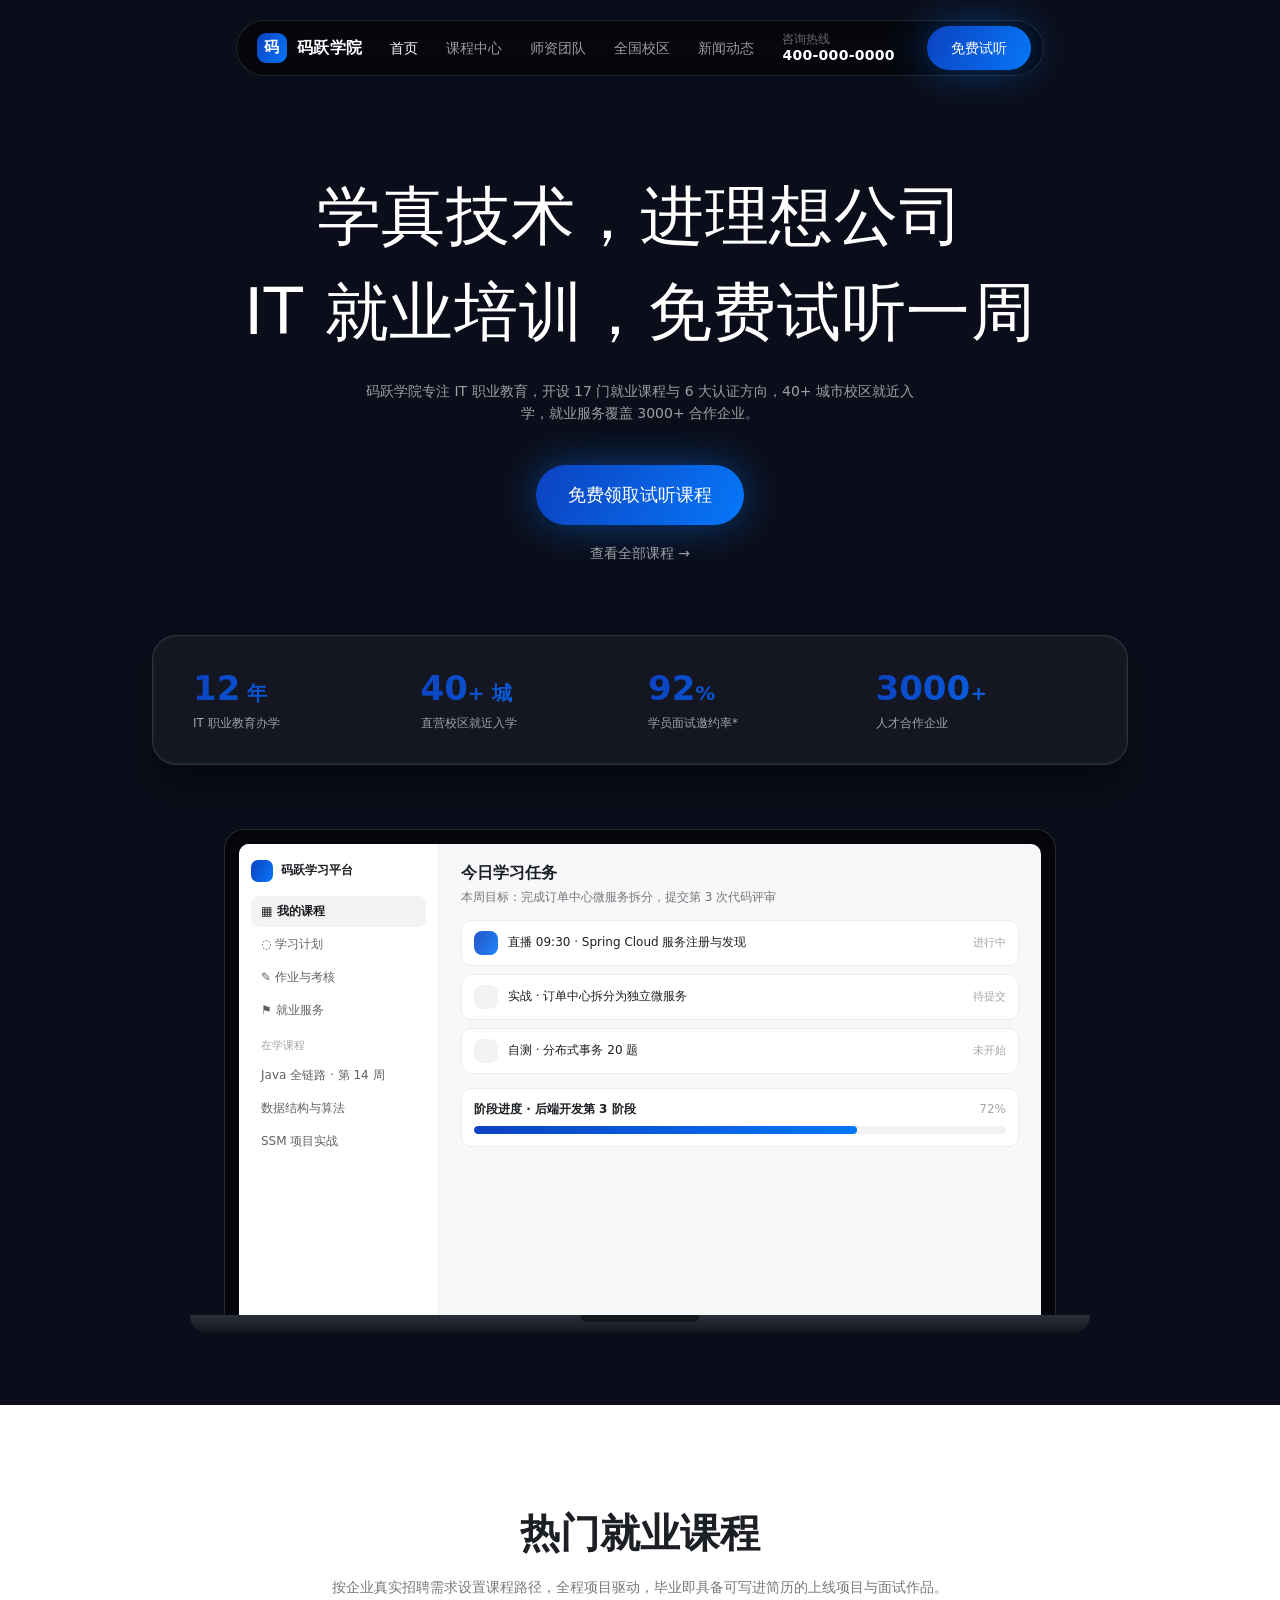
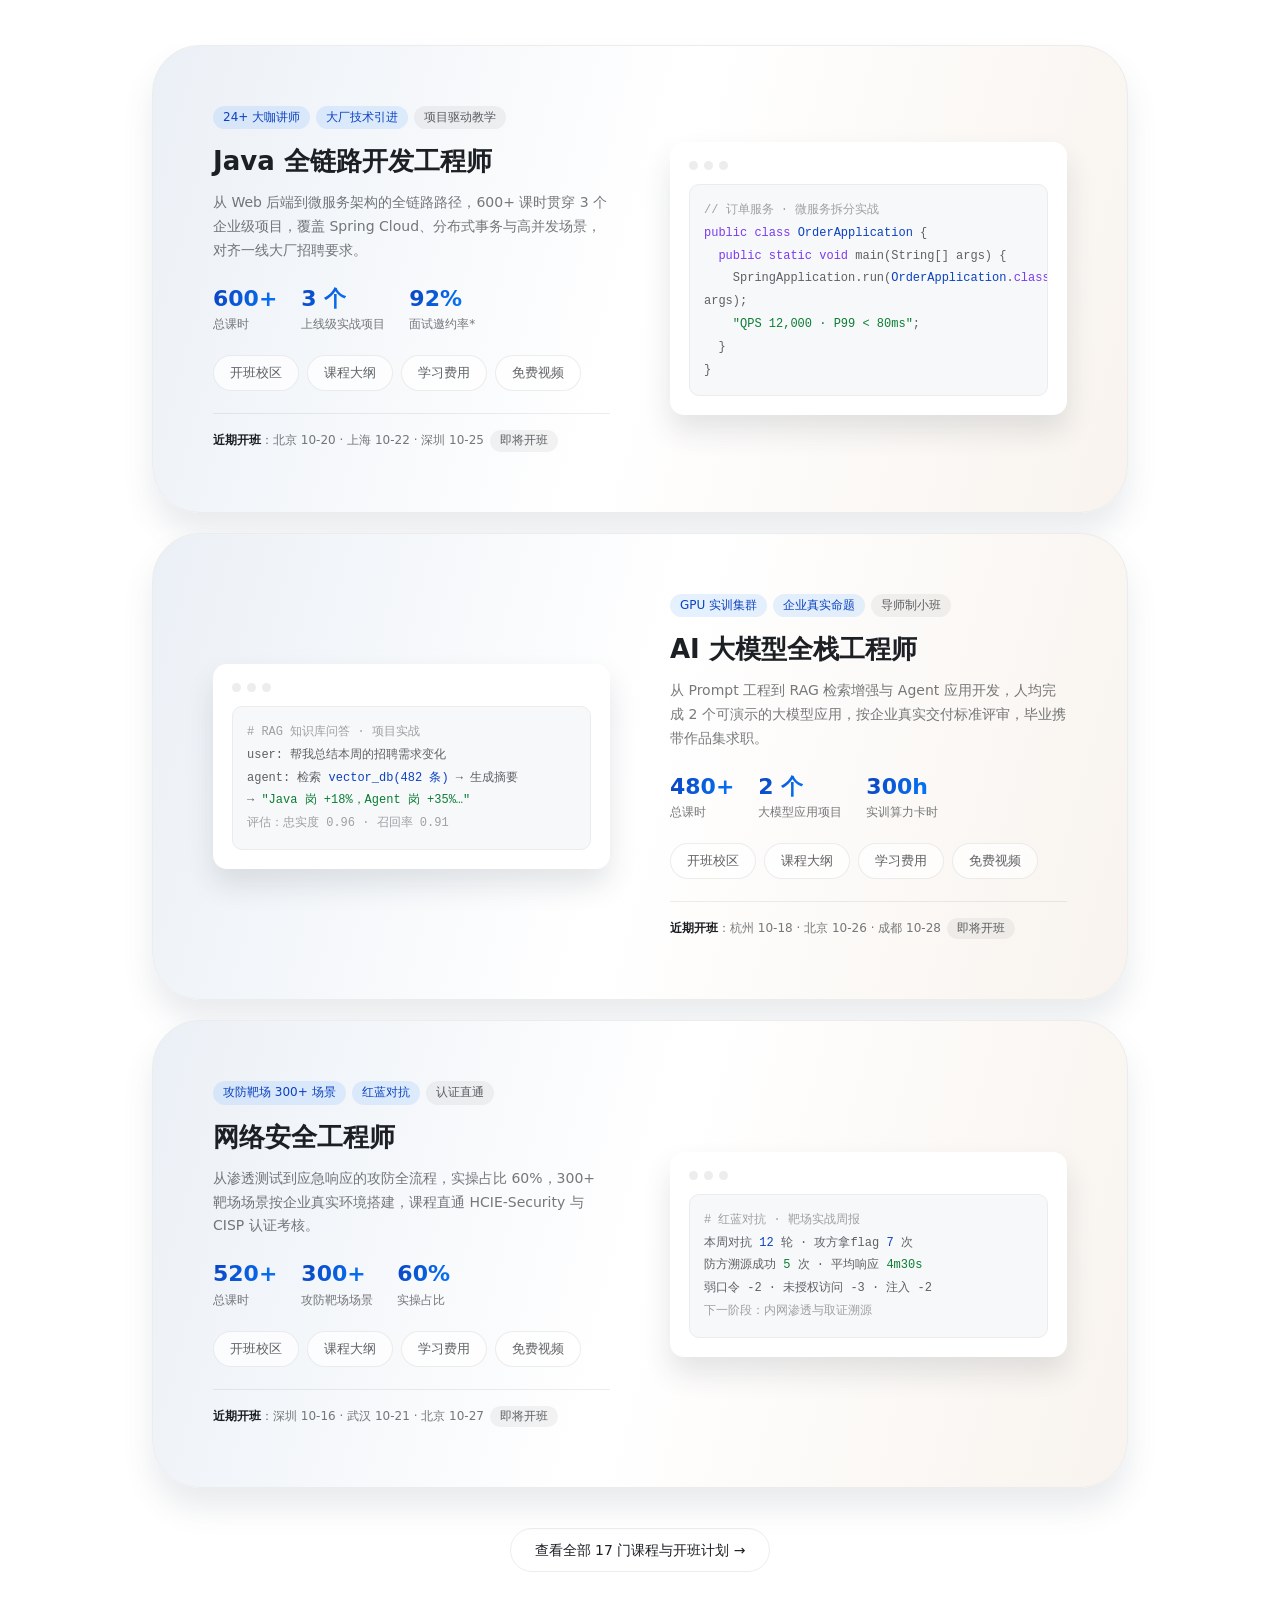
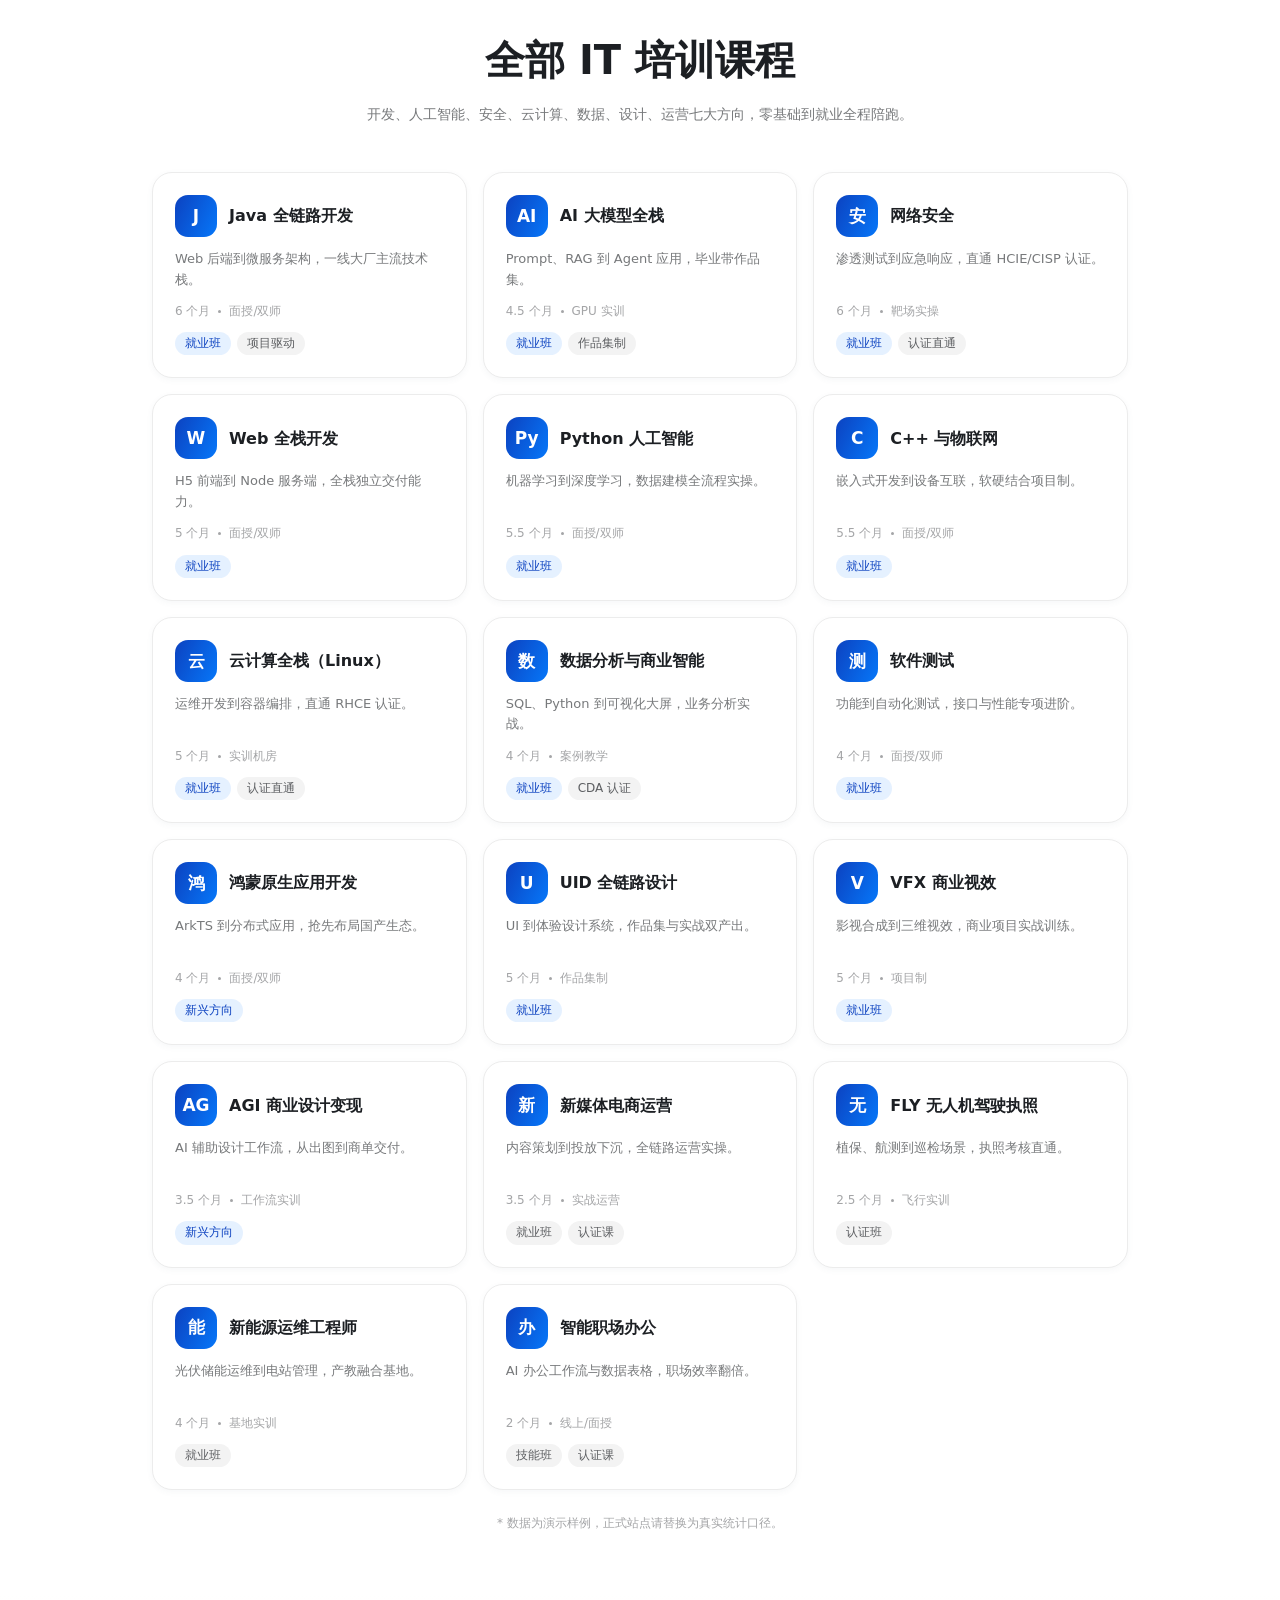
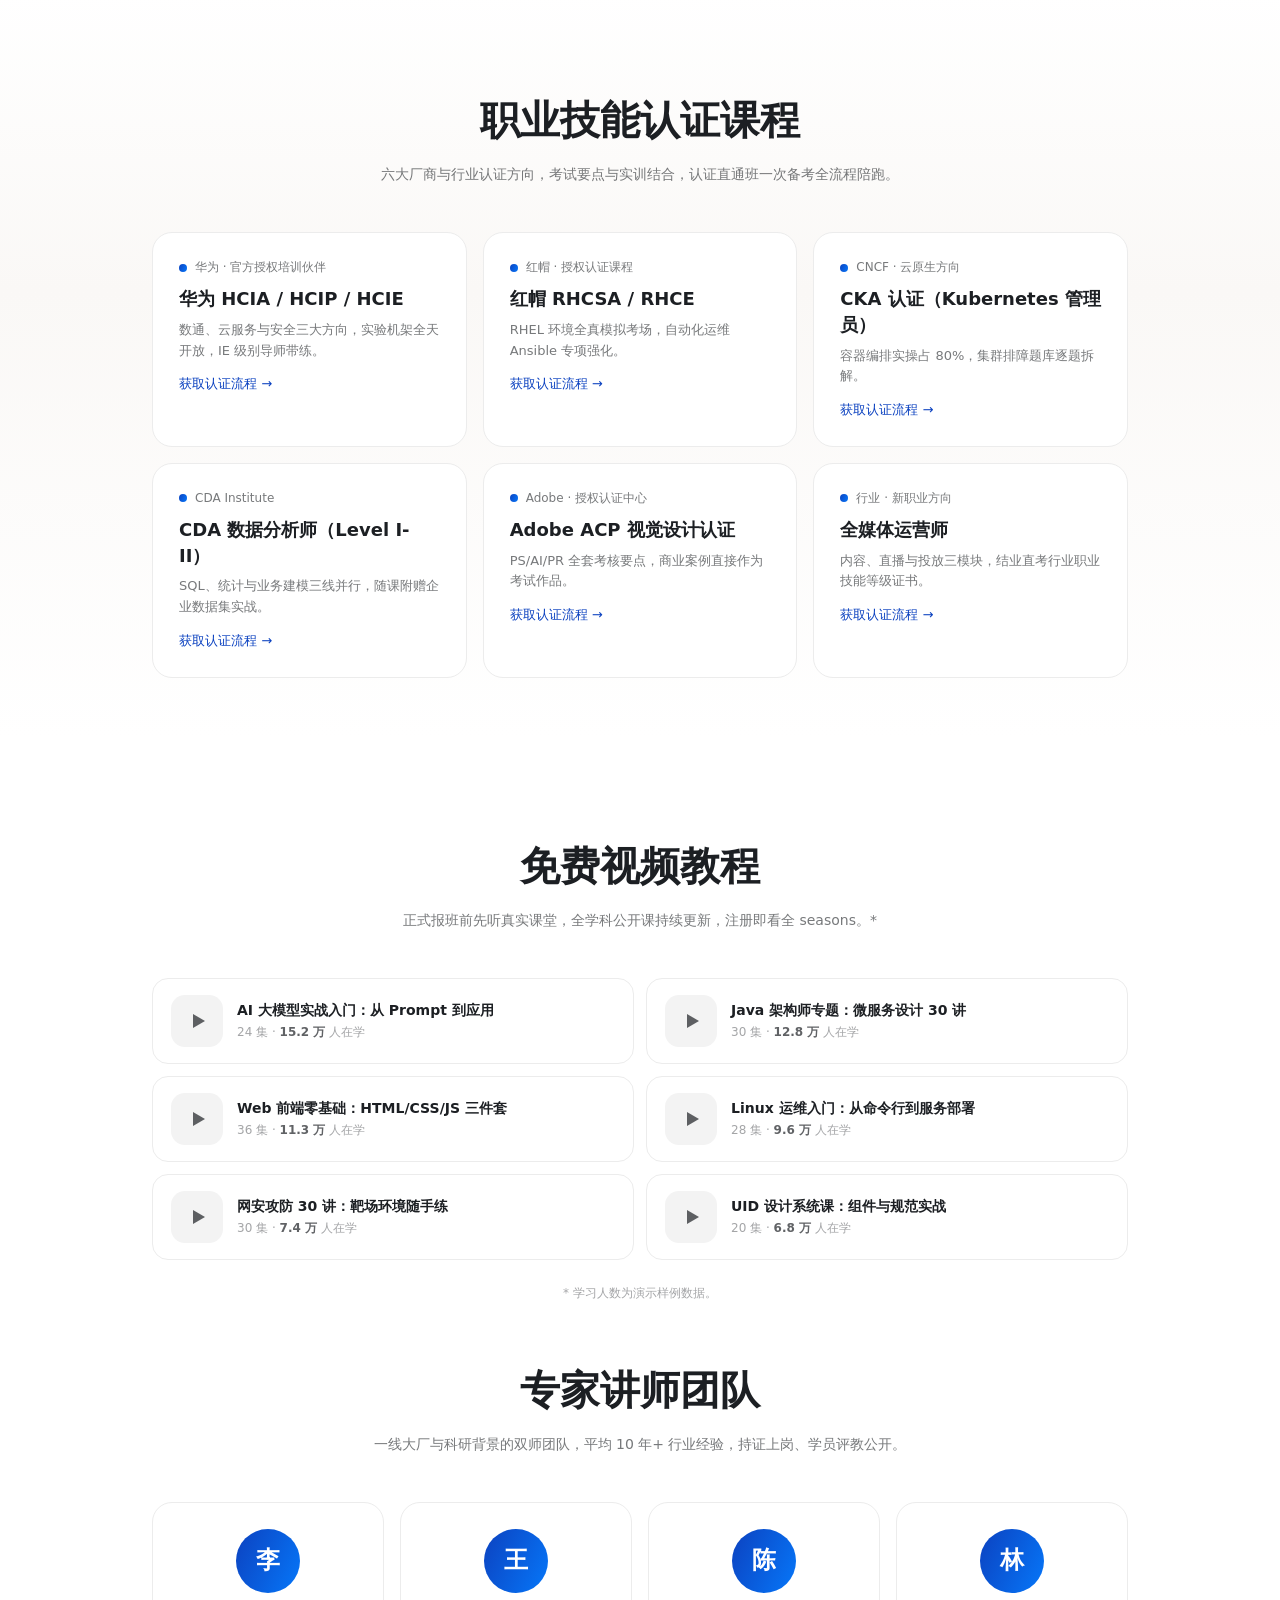
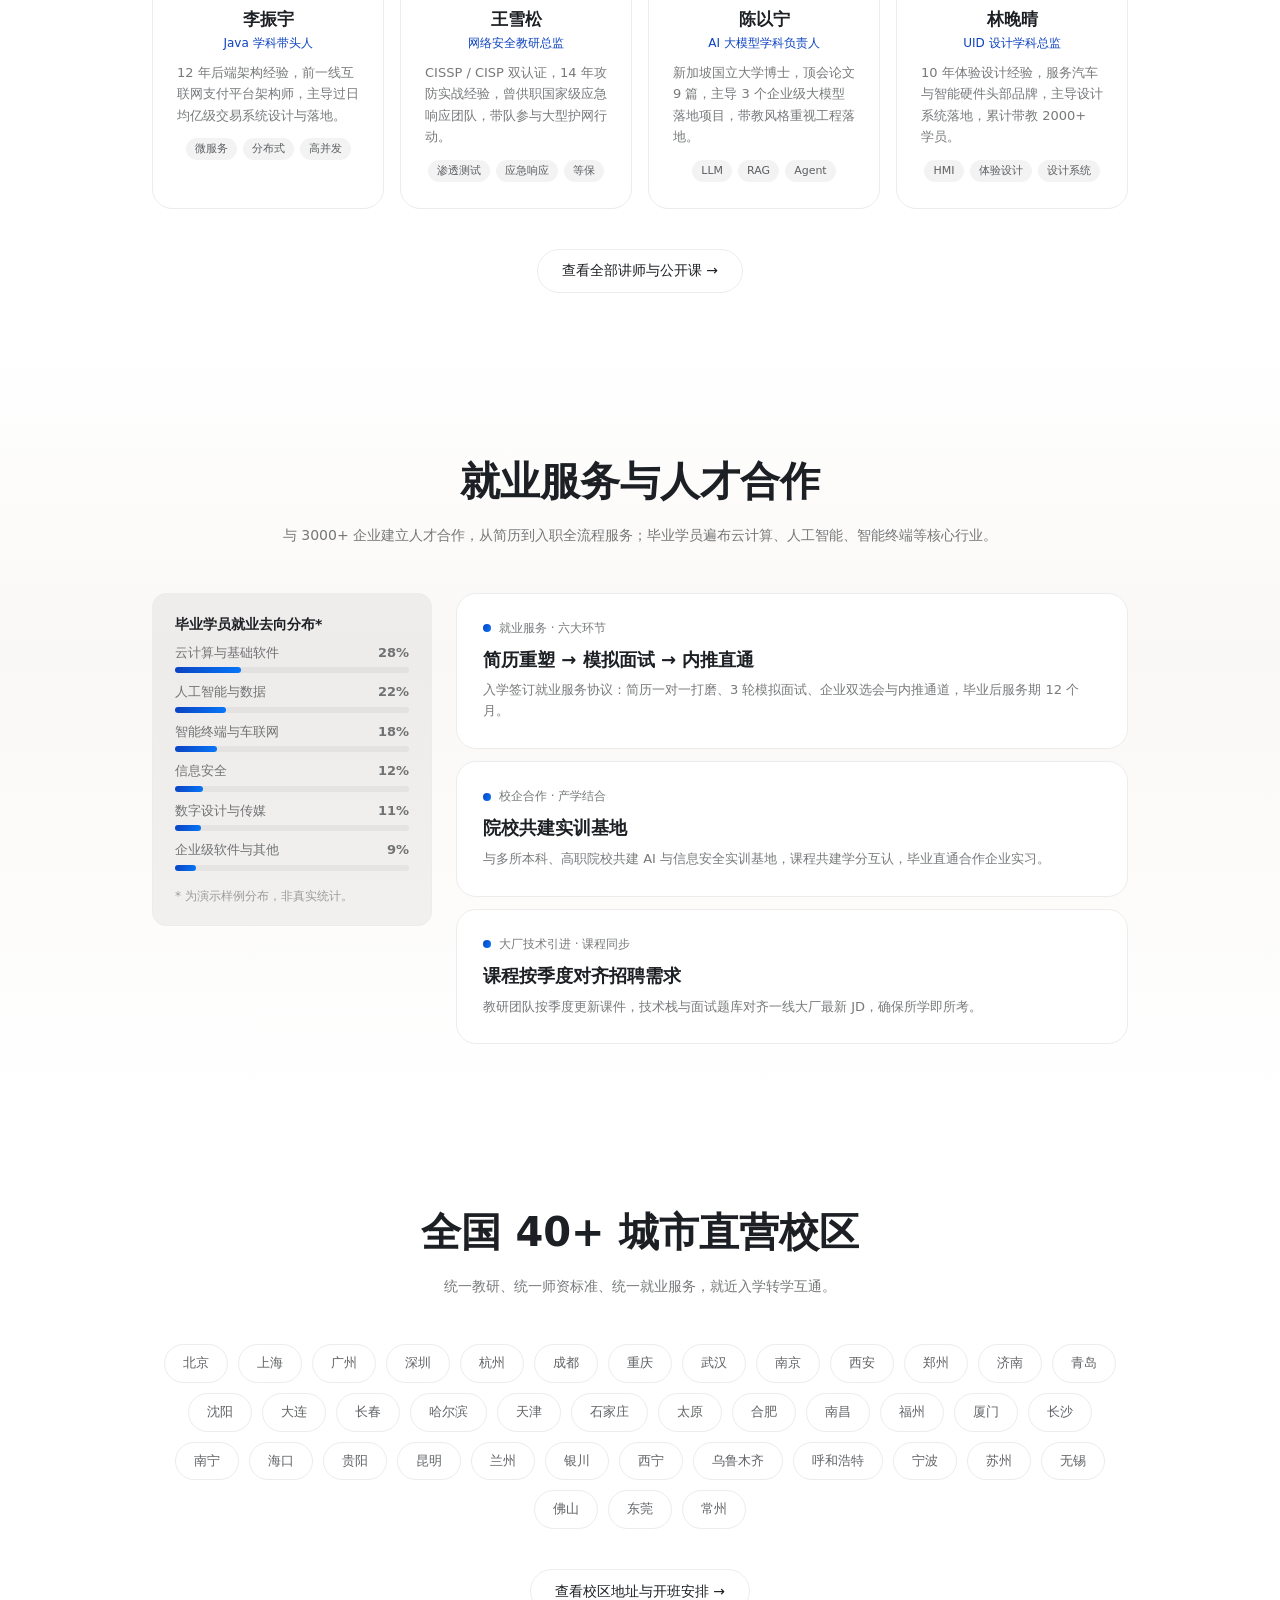
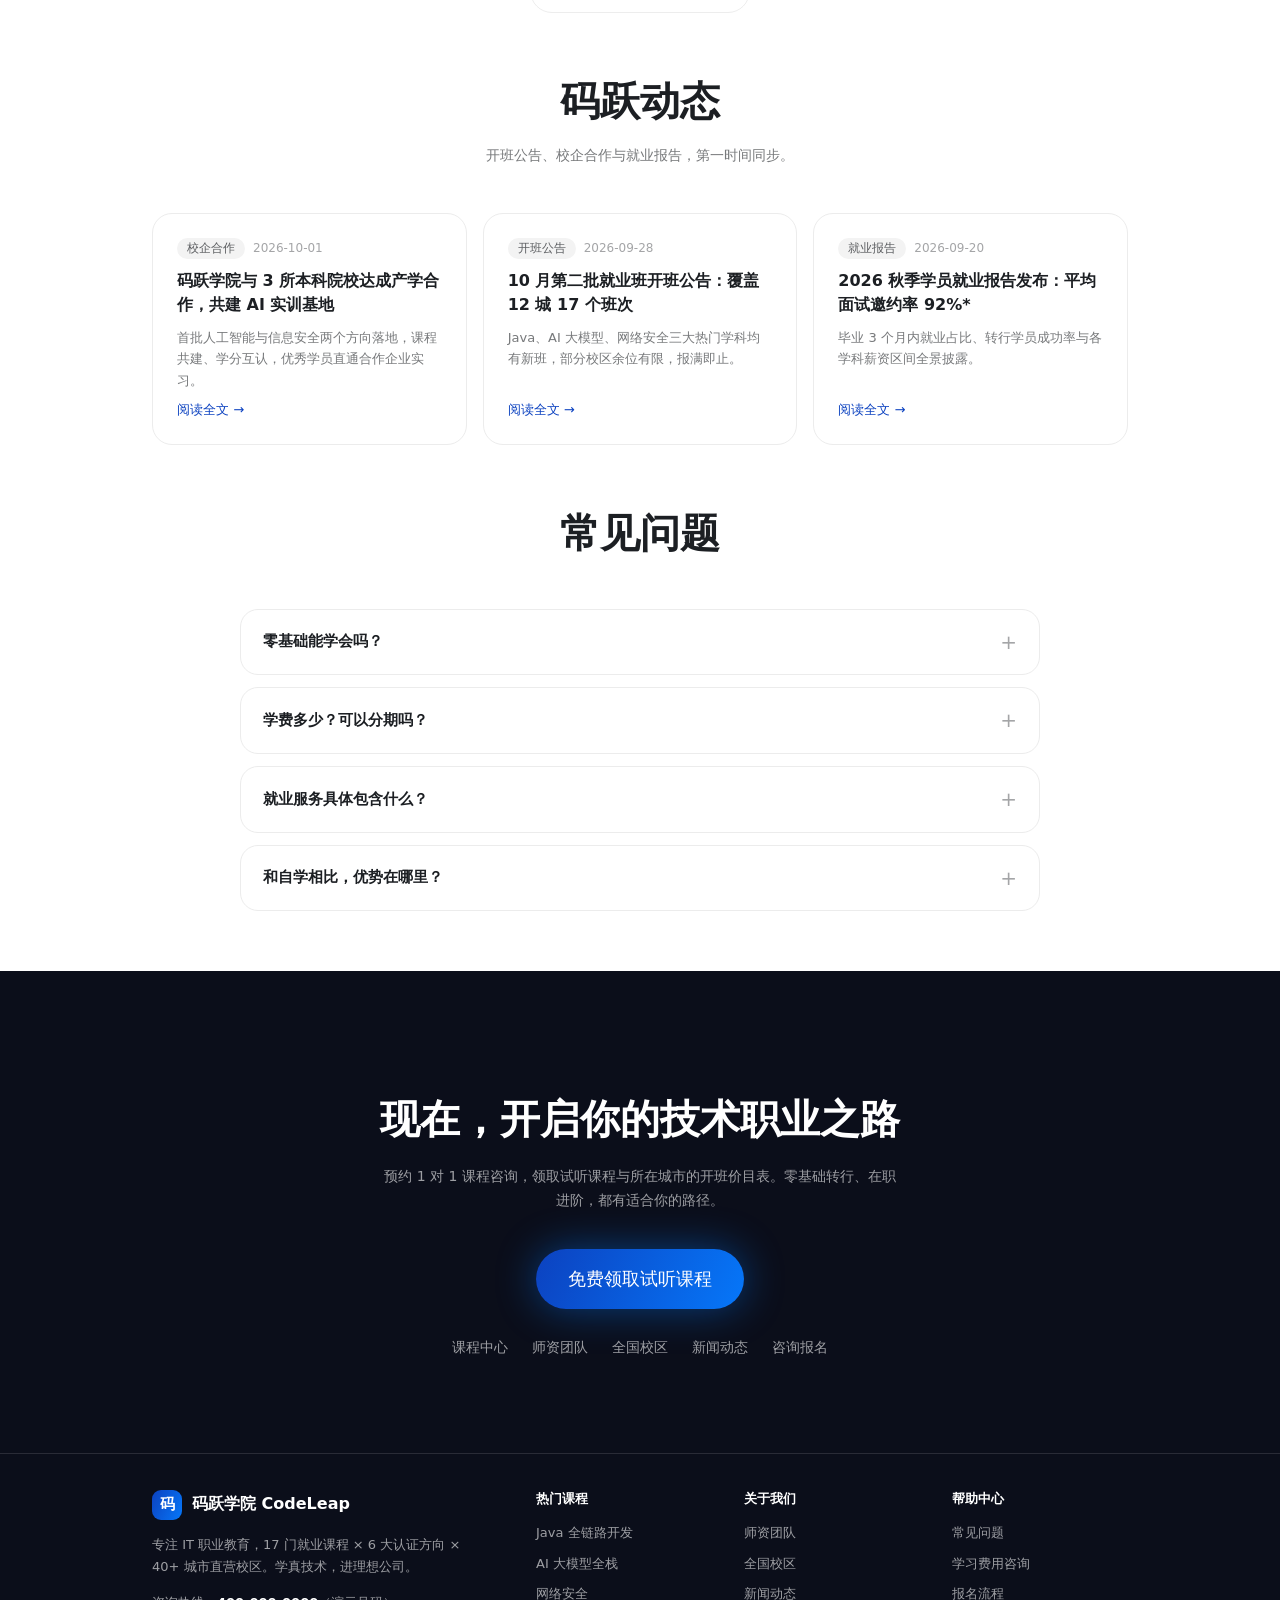
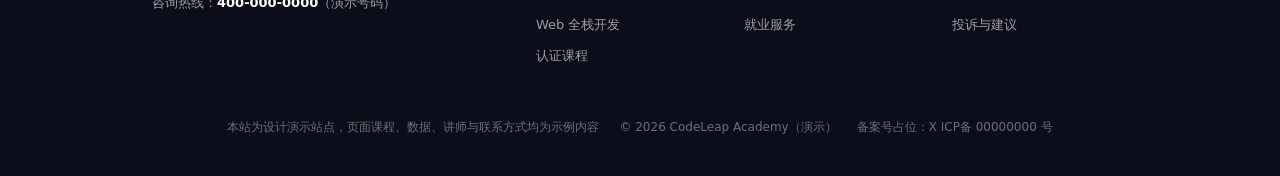
<file: index.html>
<!DOCTYPE html>
<html lang="zh-CN">
<head>
<meta charset="UTF-8">
<meta name="viewport" content="width=device-width, initial-scale=1.0">
<title>码跃学院 CodeLeap · IT 就业培训 | Java / AI 大模型 / 网络安全 / Web 全栈</title>
<meta name="description" content="码跃学院专注 IT 职业教育，开设 Java 全链路、AI 大模型、网络安全、Web 全栈等 17 门就业课程，覆盖 40+ 城市校区，免费试听一周，就业服务覆盖 3000+ 合作企业。">
<link rel="stylesheet" href="assets/styles.css">
<link rel="icon" href="data:image/svg+xml,<svg xmlns='http://www.w3.org/2000/svg' viewBox='0 0 32 32'><rect width='32' height='32' rx='9' fill='%230677f9'/><text x='16' y='22' font-size='17' font-weight='bold' fill='white' text-anchor='middle' font-family='sans-serif'>码</text></svg>">
</head>
<body>

<!-- 胶囊悬浮导航 -->
<div class="pillnav-wrap">
  <nav class="pillnav" aria-label="主导航">
    <a class="brand" href="index.html"><span class="brand-mark">码</span>码跃学院</a>
    <div class="nav-items">
      <a href="index.html">首页</a>
      <a href="courses.html">课程中心</a>
      <a href="teachers.html">师资团队</a>
      <a href="campuses.html">全国校区</a>
      <a href="news.html">新闻动态</a>
    </div>
    <span class="hotline">咨询热线<strong>400-000-0000</strong></span>
    <a class="btn-cta btn-sm nav-cta" href="consult.html">免费试听</a>
    <button class="nav-burger" aria-label="打开菜单"><span></span><span></span><span></span></button>
    <div class="nav-drawer">
      <a href="index.html">首页</a>
      <a href="courses.html">课程中心</a>
      <a href="teachers.html">师资团队</a>
      <a href="campuses.html">全国校区</a>
      <a href="news.html">新闻动态</a>
      <a href="consult.html">咨询报名</a>
    </div>
  </nav>
</div>

<!-- HERO：暗色主视觉 -->
<header class="hero">
  <div class="hero-inner">
    <h1 class="h-display">学真技术，进理想公司<br>IT 就业培训，免费试听一周</h1>
    <p class="hero-sub">码跃学院专注 IT 职业教育，开设 17 门就业课程与 6 大认证方向，40+ 城市校区就近入学，就业服务覆盖 3000+ 合作企业。</p>
    <div class="hero-actions">
      <a class="btn-cta" href="consult.html">免费领取试听课程</a>
      <a class="link-arrow" href="courses.html">查看全部课程 →</a>
    </div>
  </div>

  <div class="hero-stats">
    <div class="stats-card">
      <div class="stat"><div class="stat-num grad-text">12<span style="font-size:20px"> 年</span></div><div class="stat-label">IT 职业教育办学</div></div>
      <div class="stat"><div class="stat-num grad-text">40<span style="font-size:20px">+ 城</span></div><div class="stat-label">直营校区就近入学</div></div>
      <div class="stat"><div class="stat-num grad-text">92<span style="font-size:20px">%</span></div><div class="stat-label">学员面试邀约率*</div></div>
      <div class="stat"><div class="stat-num grad-text">3000<span style="font-size:20px">+</span></div><div class="stat-label">人才合作企业</div></div>
    </div>
  </div>

  <!-- 笔记本样机：学习平台界面 -->
  <div class="laptop">
    <div class="laptop-screen">
      <div class="app-ui">
        <aside class="app-side">
          <div class="app-logo"><i></i>码跃学习平台</div>
          <div class="side-item on">▦ 我的课程</div>
          <div class="side-item">◌ 学习计划</div>
          <div class="side-item">✎ 作业与考核</div>
          <div class="side-item">⚑ 就业服务</div>
          <div class="side-title">在学课程</div>
          <div class="side-item">Java 全链路 · 第 14 周</div>
          <div class="side-item">数据结构与算法</div>
          <div class="side-item">SSM 项目实战</div>
        </aside>
        <div class="app-main">
          <div class="app-h">今日学习任务</div>
          <div class="app-tip">本周目标：完成订单中心微服务拆分，提交第 3 次代码评审</div>
          <div class="app-lesson">
            <div class="lesson-row hot"><i></i>直播 09:30 · Spring Cloud 服务注册与发现<span class="lr-meta">进行中</span></div>
            <div class="lesson-row"><i></i>实战 · 订单中心拆分为独立微服务<span class="lr-meta">待提交</span></div>
            <div class="lesson-row"><i></i>自测 · 分布式事务 20 题<span class="lr-meta">未开始</span></div>
          </div>
          <div class="app-progress">
            <div class="pg-title">阶段进度 · 后端开发第 3 阶段<span>72%</span></div>
            <div class="pg-bar"><i></i></div>
          </div>
        </div>
      </div>
    </div>
    <div class="laptop-base"></div>
  </div>
  <div class="hero-tail"></div>
</header>

<main>

<!-- 热门就业课程：交替大卡 -->
<section class="section" id="hot-courses">
  <div class="container">
    <div class="section-head">
      <h2 class="h-section">热门就业课程</h2>
      <p class="section-intro">按企业真实招聘需求设置课程路径，全程项目驱动，毕业即具备可写进简历的上线项目与面试作品。</p>
    </div>

    <article class="feature-card">
      <div class="fc-copy">
        <div class="fc-tags"><span class="cc-tags"><em class="hot">24+ 大咖讲师</em><em class="hot">大厂技术引进</em><em>项目驱动教学</em></span></div>
        <h3>Java 全链路开发工程师</h3>
        <p class="fc-desc">从 Web 后端到微服务架构的全链路路径，600+ 课时贯穿 3 个企业级项目，覆盖 Spring Cloud、分布式事务与高并发场景，对齐一线大厂招聘要求。</p>
        <div class="fc-metrics">
          <div class="fm"><b class="grad-text">600+</b><span>总课时</span></div>
          <div class="fm"><b class="grad-text">3 个</b><span>上线级实战项目</span></div>
          <div class="fm"><b class="grad-text">92%</b><span>面试邀约率*</span></div>
        </div>
        <div class="fc-links">
          <a href="courses.html#opens">开班校区</a><a href="courses.html#java">课程大纲</a><a href="consult.html">学习费用</a><a href="consult.html">免费视频</a>
        </div>
        <p class="fc-batch"><b>近期开班</b>：北京 10-20 · 上海 10-22 · 深圳 10-25<span class="open-soon">即将开班</span></p>
      </div>
      <div class="fc-media">
        <div class="shot">
          <div class="shot-bar"><i></i><i></i><i></i></div>
          <div class="code">
            <span class="c-c">// 订单服务 · 微服务拆分实战</span><br>
            <span class="c-k">public class</span> <span class="c-f">OrderApplication</span> {<br>
            &nbsp;&nbsp;<span class="c-k">public static void</span> main(String[] args) {<br>
            &nbsp;&nbsp;&nbsp;&nbsp;SpringApplication.run(<span class="c-f">OrderApplication</span>.<span class="c-k">class</span>, args);<br>
            &nbsp;&nbsp;&nbsp;&nbsp;<span class="c-s">"QPS 12,000 · P99 &lt; 80ms"</span>;<br>
            &nbsp;&nbsp;}<br>
            }
          </div>
        </div>
      </div>
    </article>

    <article class="feature-card rev">
      <div class="fc-copy">
        <div class="fc-tags"><span class="cc-tags"><em class="hot">GPU 实训集群</em><em class="hot">企业真实命题</em><em>导师制小班</em></span></div>
        <h3>AI 大模型全栈工程师</h3>
        <p class="fc-desc">从 Prompt 工程到 RAG 检索增强与 Agent 应用开发，人均完成 2 个可演示的大模型应用，按企业真实交付标准评审，毕业携带作品集求职。</p>
        <div class="fc-metrics">
          <div class="fm"><b class="grad-text">480+</b><span>总课时</span></div>
          <div class="fm"><b class="grad-text">2 个</b><span>大模型应用项目</span></div>
          <div class="fm"><b class="grad-text">300h</b><span>实训算力卡时</span></div>
        </div>
        <div class="fc-links">
          <a href="courses.html#opens">开班校区</a><a href="courses.html#ai">课程大纲</a><a href="consult.html">学习费用</a><a href="consult.html">免费视频</a>
        </div>
        <p class="fc-batch"><b>近期开班</b>：杭州 10-18 · 北京 10-26 · 成都 10-28<span class="open-soon">即将开班</span></p>
      </div>
      <div class="fc-media">
        <div class="shot">
          <div class="shot-bar"><i></i><i></i><i></i></div>
          <div class="code">
            <span class="c-c"># RAG 知识库问答 · 项目实战</span><br>
            user: 帮我总结本周的招聘需求变化<br>
            agent: 检索 <span class="c-f">vector_db(482 条)</span> → 生成摘要<br>
            → <span class="c-s">"Java 岗 +18%，Agent 岗 +35%…"</span><br>
            <span class="c-c">评估：忠实度 0.96 · 召回率 0.91</span>
          </div>
        </div>
      </div>
    </article>

    <article class="feature-card">
      <div class="fc-copy">
        <div class="fc-tags"><span class="cc-tags"><em class="hot">攻防靶场 300+ 场景</em><em class="hot">红蓝对抗</em><em>认证直通</em></span></div>
        <h3>网络安全工程师</h3>
        <p class="fc-desc">从渗透测试到应急响应的攻防全流程，实操占比 60%，300+ 靶场场景按企业真实环境搭建，课程直通 HCIE-Security 与 CISP 认证考核。</p>
        <div class="fc-metrics">
          <div class="fm"><b class="grad-text">520+</b><span>总课时</span></div>
          <div class="fm"><b class="grad-text">300+</b><span>攻防靶场场景</span></div>
          <div class="fm"><b class="grad-text">60%</b><span>实操占比</span></div>
        </div>
        <div class="fc-links">
          <a href="courses.html#opens">开班校区</a><a href="courses.html#security">课程大纲</a><a href="consult.html">学习费用</a><a href="consult.html">免费视频</a>
        </div>
        <p class="fc-batch"><b>近期开班</b>：深圳 10-16 · 武汉 10-21 · 北京 10-27<span class="open-soon">即将开班</span></p>
      </div>
      <div class="fc-media">
        <div class="shot">
          <div class="shot-bar"><i></i><i></i><i></i></div>
          <div class="code">
            <span class="c-c"># 红蓝对抗 · 靶场实战周报</span><br>
            本周对抗 <span class="c-f">12</span> 轮 · 攻方拿flag <span class="c-f">7</span> 次<br>
            防方溯源成功 <span class="c-s">5</span> 次 · 平均响应 <span class="c-s">4m30s</span><br>
            弱口令 -2 · 未授权访问 -3 · 注入 -2<br>
            <span class="c-c">下一阶段：内网渗透与取证溯源</span>
          </div>
        </div>
      </div>
    </article>

    <div class="section-more">
      <a class="btn-line" href="courses.html">查看全部 17 门课程与开班计划 →</a>
    </div>
  </div>
</section>

<!-- 全部课程网格 -->
<section class="section" id="all-courses" style="padding-top:0">
  <div class="container">
    <div class="section-head">
      <h2 class="h-section">全部 IT 培训课程</h2>
      <p class="section-intro">开发、人工智能、安全、云计算、数据、设计、运营七大方向，零基础到就业全程陪跑。</p>
    </div>
    <div class="course-grid">
      <a class="course-card" href="courses.html#java"><div class="cc-top"><span class="cc-ico">J</span><span class="cc-name">Java 全链路开发</span></div><p class="cc-desc">Web 后端到微服务架构，一线大厂主流技术栈。</p><div class="cc-meta"><span>6 个月</span><span class="dot"></span><span>面授/双师</span></div><span class="cc-tags"><em class="hot">就业班</em><em>项目驱动</em></span></a>
      <a class="course-card" href="courses.html#ai"><div class="cc-top"><span class="cc-ico">AI</span><span class="cc-name">AI 大模型全栈</span></div><p class="cc-desc">Prompt、RAG 到 Agent 应用，毕业带作品集。</p><div class="cc-meta"><span>4.5 个月</span><span class="dot"></span><span>GPU 实训</span></div><span class="cc-tags"><em class="hot">就业班</em><em>作品集制</em></span></a>
      <a class="course-card" href="courses.html#security"><div class="cc-top"><span class="cc-ico">安</span><span class="cc-name">网络安全</span></div><p class="cc-desc">渗透测试到应急响应，直通 HCIE/CISP 认证。</p><div class="cc-meta"><span>6 个月</span><span class="dot"></span><span>靶场实操</span></div><span class="cc-tags"><em class="hot">就业班</em><em>认证直通</em></span></a>
      <a class="course-card" href="courses.html#web"><div class="cc-top"><span class="cc-ico">W</span><span class="cc-name">Web 全栈开发</span></div><p class="cc-desc">H5 前端到 Node 服务端，全栈独立交付能力。</p><div class="cc-meta"><span>5 个月</span><span class="dot"></span><span>面授/双师</span></div><span class="cc-tags"><em class="hot">就业班</em></span></a>
      <a class="course-card" href="courses.html"><div class="cc-top"><span class="cc-ico">Py</span><span class="cc-name">Python 人工智能</span></div><p class="cc-desc">机器学习到深度学习，数据建模全流程实操。</p><div class="cc-meta"><span>5.5 个月</span><span class="dot"></span><span>面授/双师</span></div><span class="cc-tags"><em class="hot">就业班</em></span></a>
      <a class="course-card" href="courses.html"><div class="cc-top"><span class="cc-ico">C</span><span class="cc-name">C++ 与物联网</span></div><p class="cc-desc">嵌入式开发到设备互联，软硬结合项目制。</p><div class="cc-meta"><span>5.5 个月</span><span class="dot"></span><span>面授/双师</span></div><span class="cc-tags"><em class="hot">就业班</em></span></a>
      <a class="course-card" href="courses.html"><div class="cc-top"><span class="cc-ico">云</span><span class="cc-name">云计算全栈（Linux）</span></div><p class="cc-desc">运维开发到容器编排，直通 RHCE 认证。</p><div class="cc-meta"><span>5 个月</span><span class="dot"></span><span>实训机房</span></div><span class="cc-tags"><em class="hot">就业班</em><em>认证直通</em></span></a>
      <a class="course-card" href="courses.html"><div class="cc-top"><span class="cc-ico">数</span><span class="cc-name">数据分析与商业智能</span></div><p class="cc-desc">SQL、Python 到可视化大屏，业务分析实战。</p><div class="cc-meta"><span>4 个月</span><span class="dot"></span><span>案例教学</span></div><span class="cc-tags"><em class="hot">就业班</em><em>CDA 认证</em></span></a>
      <a class="course-card" href="courses.html"><div class="cc-top"><span class="cc-ico">测</span><span class="cc-name">软件测试</span></div><p class="cc-desc">功能到自动化测试，接口与性能专项进阶。</p><div class="cc-meta"><span>4 个月</span><span class="dot"></span><span>面授/双师</span></div><span class="cc-tags"><em class="hot">就业班</em></span></a>
      <a class="course-card" href="courses.html"><div class="cc-top"><span class="cc-ico">鸿</span><span class="cc-name">鸿蒙原生应用开发</span></div><p class="cc-desc">ArkTS 到分布式应用，抢先布局国产生态。</p><div class="cc-meta"><span>4 个月</span><span class="dot"></span><span>面授/双师</span></div><span class="cc-tags"><em class="hot">新兴方向</em></span></a>
      <a class="course-card" href="courses.html"><div class="cc-top"><span class="cc-ico">U</span><span class="cc-name">UID 全链路设计</span></div><p class="cc-desc">UI 到体验设计系统，作品集与实战双产出。</p><div class="cc-meta"><span>5 个月</span><span class="dot"></span><span>作品集制</span></div><span class="cc-tags"><em class="hot">就业班</em></span></a>
      <a class="course-card" href="courses.html"><div class="cc-top"><span class="cc-ico">V</span><span class="cc-name">VFX 商业视效</span></div><p class="cc-desc">影视合成到三维视效，商业项目实战训练。</p><div class="cc-meta"><span>5 个月</span><span class="dot"></span><span>项目制</span></div><span class="cc-tags"><em class="hot">就业班</em></span></a>
      <a class="course-card" href="courses.html"><div class="cc-top"><span class="cc-ico">AG</span><span class="cc-name">AGI 商业设计变现</span></div><p class="cc-desc">AI 辅助设计工作流，从出图到商单交付。</p><div class="cc-meta"><span>3.5 个月</span><span class="dot"></span><span>工作流实训</span></div><span class="cc-tags"><em class="hot">新兴方向</em></span></a>
      <a class="course-card" href="courses.html"><div class="cc-top"><span class="cc-ico">新</span><span class="cc-name">新媒体电商运营</span></div><p class="cc-desc">内容策划到投放下沉，全链路运营实操。</p><div class="cc-meta"><span>3.5 个月</span><span class="dot"></span><span>实战运营</span></div><span class="cc-tags"><em>就业班</em><em>认证课</em></span></a>
      <a class="course-card" href="courses.html"><div class="cc-top"><span class="cc-ico">无</span><span class="cc-name">FLY 无人机驾驶执照</span></div><p class="cc-desc">植保、航测到巡检场景，执照考核直通。</p><div class="cc-meta"><span>2.5 个月</span><span class="dot"></span><span>飞行实训</span></div><span class="cc-tags"><em>认证班</em></span></a>
      <a class="course-card" href="courses.html"><div class="cc-top"><span class="cc-ico">能</span><span class="cc-name">新能源运维工程师</span></div><p class="cc-desc">光伏储能运维到电站管理，产教融合基地。</p><div class="cc-meta"><span>4 个月</span><span class="dot"></span><span>基地实训</span></div><span class="cc-tags"><em>就业班</em></span></a>
      <a class="course-card" href="courses.html"><div class="cc-top"><span class="cc-ico">办</span><span class="cc-name">智能职场办公</span></div><p class="cc-desc">AI 办公工作流与数据表格，职场效率翻倍。</p><div class="cc-meta"><span>2 个月</span><span class="dot"></span><span>线上/面授</span></div><span class="cc-tags"><em>技能班</em><em>认证课</em></span></a>
    </div>
    <p class="caption tc mt-24" style="color:var(--ink-40)">* 数据为演示样例，正式站点请替换为真实统计口径。</p>
  </div>
</section>

<!-- 认证课程 -->
<section class="section" id="certs" style="background:linear-gradient(180deg,#fff, #faf8f6 40%, #fff)">
  <div class="container">
    <div class="section-head">
      <h2 class="h-section">职业技能认证课程</h2>
      <p class="section-intro">六大厂商与行业认证方向，考试要点与实训结合，认证直通班一次备考全流程陪跑。</p>
    </div>
    <div class="cert-grid">
      <div class="cert-card"><div class="cert-org"><i></i>华为 · 官方授权培训伙伴</div><h4>华为 HCIA / HCIP / HCIE</h4><p>数通、云服务与安全三大方向，实验机架全天开放，IE 级别导师带练。</p><a class="cert-link" href="consult.html">获取认证流程 →</a></div>
      <div class="cert-card"><div class="cert-org"><i></i>红帽 · 授权认证课程</div><h4>红帽 RHCSA / RHCE</h4><p>RHEL 环境全真模拟考场，自动化运维 Ansible 专项强化。</p><a class="cert-link" href="consult.html">获取认证流程 →</a></div>
      <div class="cert-card"><div class="cert-org"><i></i>CNCF · 云原生方向</div><h4>CKA 认证（Kubernetes 管理员）</h4><p>容器编排实操占 80%，集群排障题库逐题拆解。</p><a class="cert-link" href="consult.html">获取认证流程 →</a></div>
      <div class="cert-card"><div class="cert-org"><i></i>CDA Institute</div><h4>CDA 数据分析师（Level I-II）</h4><p>SQL、统计与业务建模三线并行，随课附赠企业数据集实战。</p><a class="cert-link" href="consult.html">获取认证流程 →</a></div>
      <div class="cert-card"><div class="cert-org"><i></i>Adobe · 授权认证中心</div><h4>Adobe ACP 视觉设计认证</h4><p>PS/AI/PR 全套考核要点，商业案例直接作为考试作品。</p><a class="cert-link" href="consult.html">获取认证流程 →</a></div>
      <div class="cert-card"><div class="cert-org"><i></i>行业 · 新职业方向</div><h4>全媒体运营师</h4><p>内容、直播与投放三模块，结业直考行业职业技能等级证书。</p><a class="cert-link" href="consult.html">获取认证流程 →</a></div>
    </div>
  </div>
</section>

<!-- 免费视频资源 -->
<section class="section" id="videos">
  <div class="container">
    <div class="section-head">
      <h2 class="h-section">免费视频教程</h2>
      <p class="section-intro">正式报班前先听真实课堂，全学科公开课持续更新，注册即看全 seasons。*</p>
    </div>
    <div class="video-list">
      <a class="video-item" href="consult.html"><span class="v-thumb"></span><div><div class="v-name">AI 大模型实战入门：从 Prompt 到应用</div><div class="v-meta">24 集 · <b>15.2 万</b> 人在学</div></div></a>
      <a class="video-item" href="consult.html"><span class="v-thumb"></span><div><div class="v-name">Java 架构师专题：微服务设计 30 讲</div><div class="v-meta">30 集 · <b>12.8 万</b> 人在学</div></div></a>
      <a class="video-item" href="consult.html"><span class="v-thumb"></span><div><div class="v-name">Web 前端零基础：HTML/CSS/JS 三件套</div><div class="v-meta">36 集 · <b>11.3 万</b> 人在学</div></div></a>
      <a class="video-item" href="consult.html"><span class="v-thumb"></span><div><div class="v-name">Linux 运维入门：从命令行到服务部署</div><div class="v-meta">28 集 · <b>9.6 万</b> 人在学</div></div></a>
      <a class="video-item" href="consult.html"><span class="v-thumb"></span><div><div class="v-name">网安攻防 30 讲：靶场环境随手练</div><div class="v-meta">30 集 · <b>7.4 万</b> 人在学</div></div></a>
      <a class="video-item" href="consult.html"><span class="v-thumb"></span><div><div class="v-name">UID 设计系统课：组件与规范实战</div><div class="v-meta">20 集 · <b>6.8 万</b> 人在学</div></div></a>
    </div>
    <p class="caption tc mt-24" style="color:var(--ink-40)">* 学习人数为演示样例数据。</p>
  </div>
</section>

<!-- 专家讲师 -->
<section class="section" id="teachers" style="padding-top:0">
  <div class="container">
    <div class="section-head">
      <h2 class="h-section">专家讲师团队</h2>
      <p class="section-intro">一线大厂与科研背景的双师团队，平均 10 年+ 行业经验，持证上岗、学员评教公开。</p>
    </div>
    <div class="teacher-grid">
      <div class="teacher-card"><div class="avatar">李</div><h4>李振宇</h4><div class="t-role">Java 学科带头人</div><p class="t-bio">12 年后端架构经验，前一线互联网支付平台架构师，主导过日均亿级交易系统设计与落地。</p><div class="t-tags"><em>微服务</em><em>分布式</em><em>高并发</em></div></div>
      <div class="teacher-card"><div class="avatar">王</div><h4>王雪松</h4><div class="t-role">网络安全教研总监</div><p class="t-bio">CISSP / CISP 双认证，14 年攻防实战经验，曾供职国家级应急响应团队，带队参与大型护网行动。</p><div class="t-tags"><em>渗透测试</em><em>应急响应</em><em>等保</em></div></div>
      <div class="teacher-card"><div class="avatar">陈</div><h4>陈以宁</h4><div class="t-role">AI 大模型学科负责人</div><p class="t-bio">新加坡国立大学博士，顶会论文 9 篇，主导 3 个企业级大模型落地项目，带教风格重视工程落地。</p><div class="t-tags"><em>LLM</em><em>RAG</em><em>Agent</em></div></div>
      <div class="teacher-card"><div class="avatar">林</div><h4>林晚晴</h4><div class="t-role">UID 设计学科总监</div><p class="t-bio">10 年体验设计经验，服务汽车与智能硬件头部品牌，主导设计系统落地，累计带教 2000+ 学员。</p><div class="t-tags"><em>HMI</em><em>体验设计</em><em>设计系统</em></div></div>
    </div>
    <div class="section-more"><a class="btn-line" href="teachers.html">查看全部讲师与公开课 →</a></div>
  </div>
</section>

<!-- 就业去向 + 合作 -->
<section class="section" id="employment" style="background:linear-gradient(180deg,#fff,#faf8f6 40%,#fff)">
  <div class="container">
    <div class="section-head">
      <h2 class="h-section">就业服务与人才合作</h2>
      <p class="section-intro">与 3000+ 企业建立人才合作，从简历到入职全流程服务；毕业学员遍布云计算、人工智能、智能终端等核心行业。</p>
    </div>
    <div class="split-2" style="max-width:980px;margin:0 auto">
      <div class="demo-banner" style="text-align:left;padding:20px 22px">
        <p style="font-weight:600;color:var(--ink);font-size:14px;margin-bottom:10px">毕业学员就业去向分布*</p>
        <div style="display:grid;gap:10px;font-size:13px">
          <div><div style="display:flex;justify-content:space-between;margin-bottom:5px"><span>云计算与基础软件</span><b>28%</b></div><div style="height:6px;border-radius:99px;background:var(--ink-05)"><div style="width:28%;height:100%;border-radius:99px;background:var(--cta)"></div></div></div>
          <div><div style="display:flex;justify-content:space-between;margin-bottom:5px"><span>人工智能与数据</span><b>22%</b></div><div style="height:6px;border-radius:99px;background:var(--ink-05)"><div style="width:22%;height:100%;border-radius:99px;background:var(--cta)"></div></div></div>
          <div><div style="display:flex;justify-content:space-between;margin-bottom:5px"><span>智能终端与车联网</span><b>18%</b></div><div style="height:6px;border-radius:99px;background:var(--ink-05)"><div style="width:18%;height:100%;border-radius:99px;background:var(--cta)"></div></div></div>
          <div><div style="display:flex;justify-content:space-between;margin-bottom:5px"><span>信息安全</span><b>12%</b></div><div style="height:6px;border-radius:99px;background:var(--ink-05)"><div style="width:12%;height:100%;border-radius:99px;background:var(--cta)"></div></div></div>
          <div><div style="display:flex;justify-content:space-between;margin-bottom:5px"><span>数字设计与传媒</span><b>11%</b></div><div style="height:6px;border-radius:99px;background:var(--ink-05)"><div style="width:11%;height:100%;border-radius:99px;background:var(--cta)"></div></div></div>
          <div><div style="display:flex;justify-content:space-between;margin-bottom:5px"><span>企业级软件与其他</span><b>9%</b></div><div style="height:6px;border-radius:99px;background:var(--ink-05)"><div style="width:9%;height:100%;border-radius:99px;background:var(--cta)"></div></div></div>
        </div>
        <p class="caption mt-16" style="color:var(--ink-40)">* 为演示样例分布，非真实统计。</p>
      </div>
      <div style="display:grid;gap:12px">
        <div class="cert-card"><div class="cert-org"><i></i>就业服务 · 六大环节</div><h4>简历重塑 → 模拟面试 → 内推直通</h4><p>入学签订就业服务协议：简历一对一打磨、3 轮模拟面试、企业双选会与内推通道，毕业后服务期 12 个月。</p></div>
        <div class="cert-card"><div class="cert-org"><i></i>校企合作 · 产学结合</div><h4>院校共建实训基地</h4><p>与多所本科、高职院校共建 AI 与信息安全实训基地，课程共建学分互认，毕业直通合作企业实习。</p></div>
        <div class="cert-card"><div class="cert-org"><i></i>大厂技术引进 · 课程同步</div><h4>课程按季度对齐招聘需求</h4><p>教研团队按季度更新课件，技术栈与面试题库对齐一线大厂最新 JD，确保所学即所考。</p></div>
      </div>
    </div>
  </div>
</section>

<!-- 全国校区 -->
<section class="section" id="campuses">
  <div class="container">
    <div class="section-head">
      <h2 class="h-section">全国 40+ 城市直营校区</h2>
      <p class="section-intro">统一教研、统一师资标准、统一就业服务，就近入学转学互通。</p>
    </div>
    <div class="city-cloud">
      <span class="city-chip">北京</span><span class="city-chip">上海</span><span class="city-chip">广州</span><span class="city-chip">深圳</span><span class="city-chip">杭州</span><span class="city-chip">成都</span><span class="city-chip">重庆</span><span class="city-chip">武汉</span><span class="city-chip">南京</span><span class="city-chip">西安</span><span class="city-chip">郑州</span><span class="city-chip">济南</span><span class="city-chip">青岛</span><span class="city-chip">沈阳</span><span class="city-chip">大连</span><span class="city-chip">长春</span><span class="city-chip">哈尔滨</span><span class="city-chip">天津</span><span class="city-chip">石家庄</span><span class="city-chip">太原</span><span class="city-chip">合肥</span><span class="city-chip">南昌</span><span class="city-chip">福州</span><span class="city-chip">厦门</span><span class="city-chip">长沙</span><span class="city-chip">南宁</span><span class="city-chip">海口</span><span class="city-chip">贵阳</span><span class="city-chip">昆明</span><span class="city-chip">兰州</span><span class="city-chip">银川</span><span class="city-chip">西宁</span><span class="city-chip">乌鲁木齐</span><span class="city-chip">呼和浩特</span><span class="city-chip">宁波</span><span class="city-chip">苏州</span><span class="city-chip">无锡</span><span class="city-chip">佛山</span><span class="city-chip">东莞</span><span class="city-chip">常州</span>
    </div>
    <div class="section-more"><a class="btn-line" href="campuses.html">查看校区地址与开班安排 →</a></div>
  </div>
</section>

<!-- 新闻动态 -->
<section class="section" id="news" style="padding-top:0">
  <div class="container">
    <div class="section-head">
      <h2 class="h-section">码跃动态</h2>
      <p class="section-intro">开班公告、校企合作与就业报告，第一时间同步。</p>
    </div>
    <div class="news-grid">
      <a class="news-card" href="news.html"><div class="n-meta"><em>校企合作</em><span>2026-10-01</span></div><h4>码跃学院与 3 所本科院校达成产学合作，共建 AI 实训基地</h4><p>首批人工智能与信息安全两个方向落地，课程共建、学分互认，优秀学员直通合作企业实习。</p><span class="n-more">阅读全文 →</span></a>
      <a class="news-card" href="news.html"><div class="n-meta"><em>开班公告</em><span>2026-09-28</span></div><h4>10 月第二批就业班开班公告：覆盖 12 城 17 个班次</h4><p>Java、AI 大模型、网络安全三大热门学科均有新班，部分校区余位有限，报满即止。</p><span class="n-more">阅读全文 →</span></a>
      <a class="news-card" href="news.html"><div class="n-meta"><em>就业报告</em><span>2026-09-20</span></div><h4>2026 秋季学员就业报告发布：平均面试邀约率 92%*</h4><p>毕业 3 个月内就业占比、转行学员成功率与各学科薪资区间全景披露。</p><span class="n-more">阅读全文 →</span></a>
    </div>
  </div>
</section>

<!-- FAQ -->
<section class="section" id="faq" style="padding-top:0">
  <div class="container">
    <div class="section-head">
      <h2 class="h-section">常见问题</h2>
    </div>
    <div class="faq-list">
      <details class="faq-item"><summary>零基础能学会吗？</summary><p class="faq-body">课程按「零基础入门 → 项目实战 → 就业冲刺」三阶段设计，入学前有 1 对 1 测评与预习计划，双师课堂 + 助教答疑保证跟得上。往届学员中约六成为转行零基础（演示口径）。</p></details>
      <details class="faq-item"><summary>学费多少？可以分期吗？</summary><p class="faq-body">不同学科、不同班型学费不同（就业班 / 认证班 / 技能班），支持分期与多样的付费方式。填写右侧「咨询报名」表单或致电 400-000-0000，顾问会提供你所在城市的价目表与当期优惠（演示站点不产生真实咨询）。</p></details>
      <details class="faq-item"><summary>就业服务具体包含什么？</summary><p class="faq-body">入学签订就业服务协议：简历一对一打磨、3 轮模拟面试、企业双选会、内推通道与毕业后 12 个月服务期。就业数据按学科与城市公开可查。</p></details>
      <details class="faq-item"><summary>和自学相比，优势在哪里？</summary><p class="faq-body">三件事自学难以替代：企业级真实项目（简历需要上线级作品）、错题与考核体系（按周验收学习结果）、就业服务（模拟面试与企业内推）。课程路径按企业真实 JD 反推，不走弯路。</p></details>
    </div>
  </div>
</section>

</main>

<!-- 暗色收尾 CTA -->
<section class="closing">
  <div class="closing-inner">
    <h2 class="h-section">现在，开启你的技术职业之路</h2>
    <p>预约 1 对 1 课程咨询，领取试听课程与所在城市的开班价目表。零基础转行、在职进阶，都有适合你的路径。</p>
    <a class="btn-cta" href="consult.html">免费领取试听课程</a>
    <div class="closing-links">
      <a href="courses.html">课程中心</a><a href="teachers.html">师资团队</a><a href="campuses.html">全国校区</a><a href="news.html">新闻动态</a><a href="consult.html">咨询报名</a>
    </div>
  </div>

  <footer class="site-footer">
    <div class="footer-cols">
      <div>
        <div class="f-brand"><span class="brand-mark">码</span>码跃学院 CodeLeap</div>
        <p class="f-about">专注 IT 职业教育，17 门就业课程 × 6 大认证方向 × 40+ 城市直营校区。学真技术，进理想公司。</p>
        <p class="f-about">咨询热线：<strong style="color:#fff">400-000-0000</strong>（演示号码）</p>
      </div>
      <div>
        <h5>热门课程</h5>
        <ul>
          <li><a href="courses.html#java">Java 全链路开发</a></li>
          <li><a href="courses.html#ai">AI 大模型全栈</a></li>
          <li><a href="courses.html#security">网络安全</a></li>
          <li><a href="courses.html#web">Web 全栈开发</a></li>
          <li><a href="index.html#certs">认证课程</a></li>
        </ul>
      </div>
      <div>
        <h5>关于我们</h5>
        <ul>
          <li><a href="teachers.html">师资团队</a></li>
          <li><a href="campuses.html">全国校区</a></li>
          <li><a href="news.html">新闻动态</a></li>
          <li><a href="index.html#employment">就业服务</a></li>
        </ul>
      </div>
      <div>
        <h5>帮助中心</h5>
        <ul>
          <li><a href="index.html#faq">常见问题</a></li>
          <li><a href="consult.html">学习费用咨询</a></li>
          <li><a href="consult.html">报名流程</a></li>
          <li><a href="consult.html">投诉与建议</a></li>
        </ul>
      </div>
    </div>
    <div class="footer-legal container">
      <span>本站为设计演示站点，页面课程、数据、讲师与联系方式均为示例内容</span>
      <span>© 2026 CodeLeap Academy（演示）</span>
      <a href="#">备案号占位：X ICP备 00000000 号</a>
    </div>
  </footer>
</section>

<script src="assets/main.js"></script>
</body>
</html>
</file>
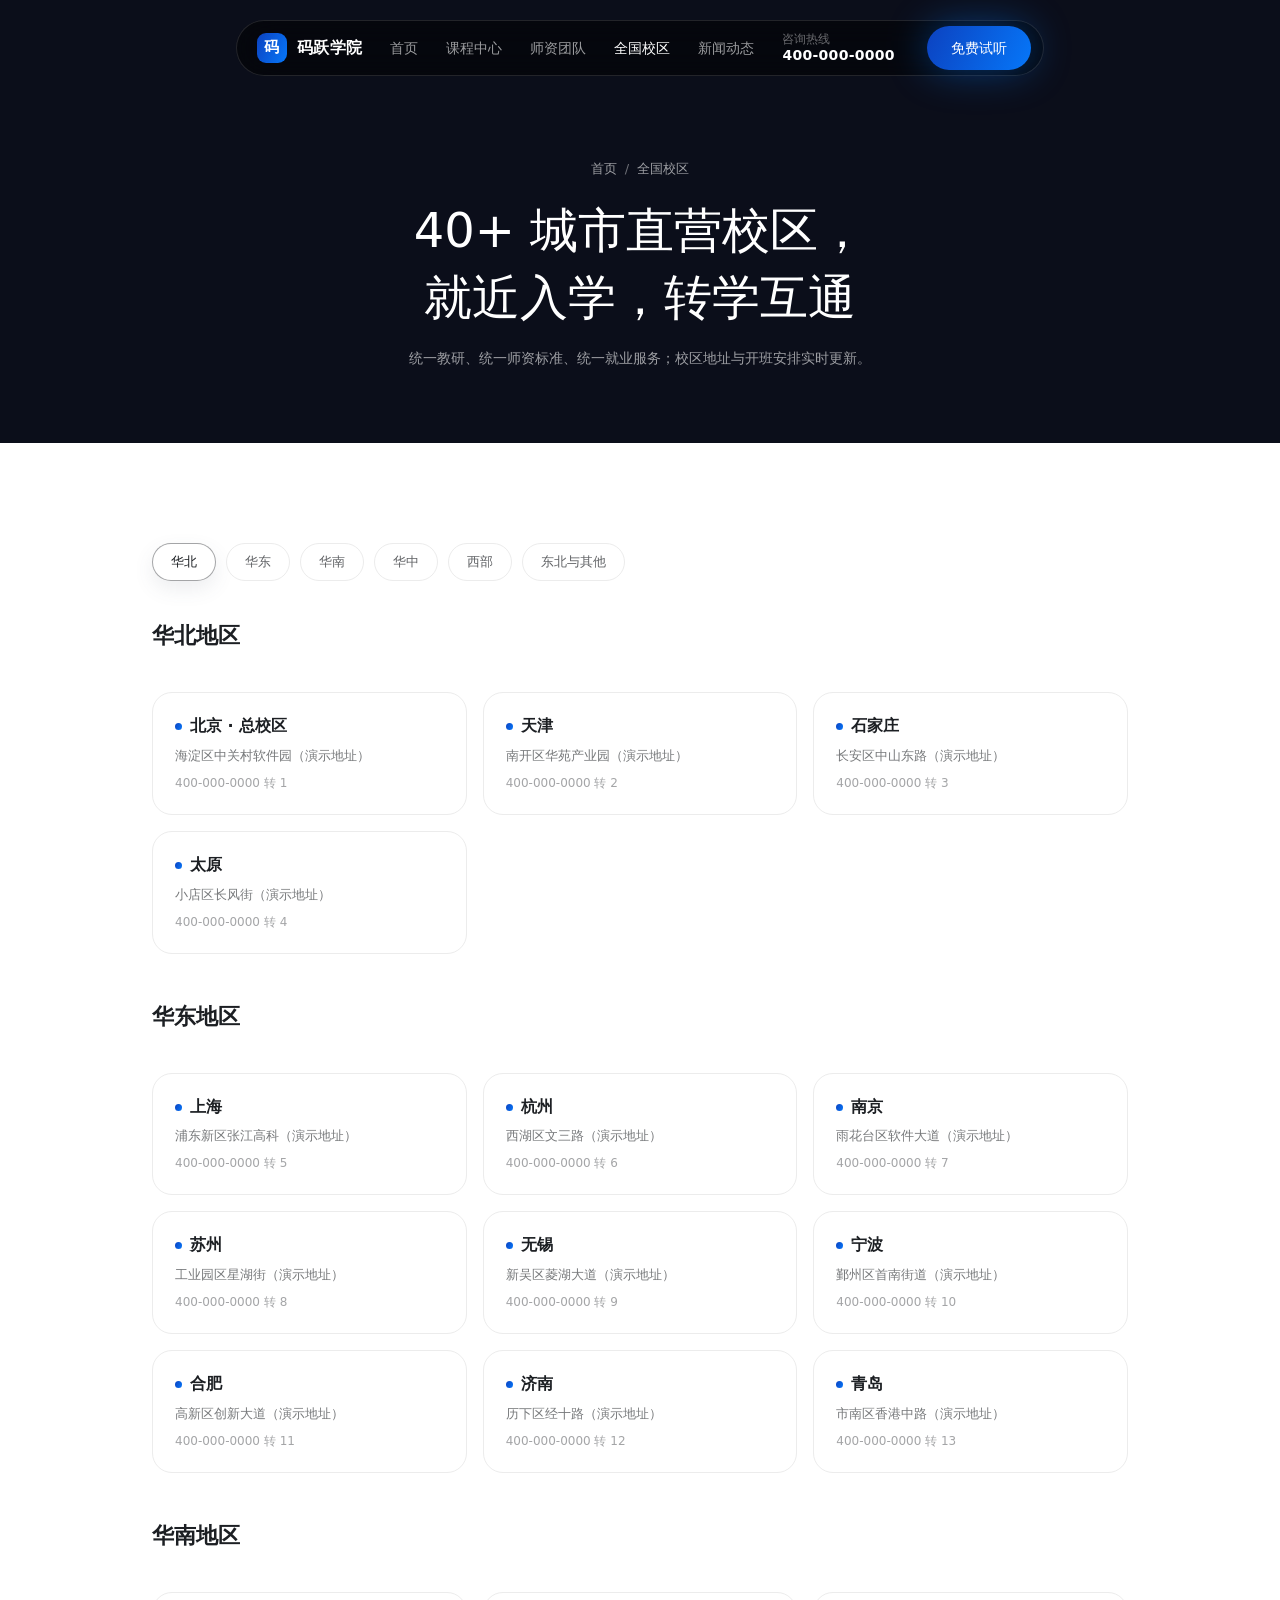
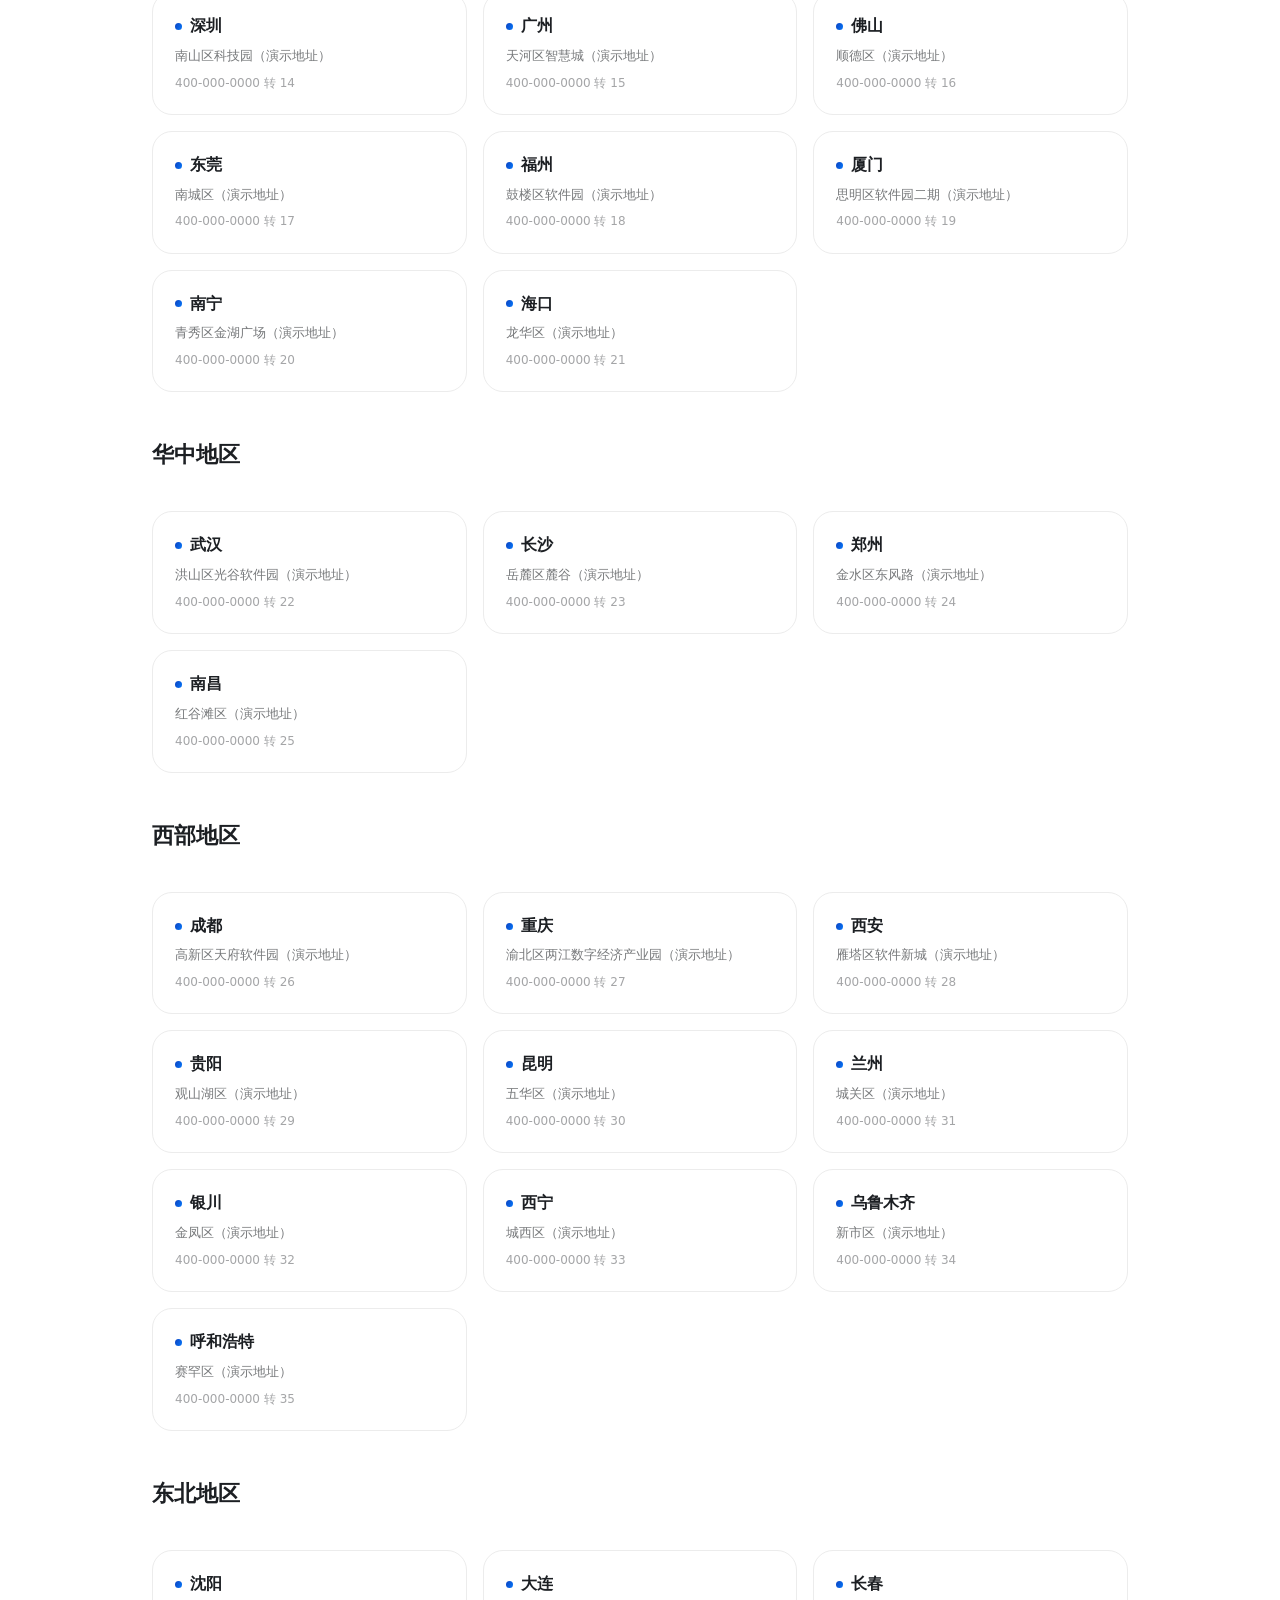
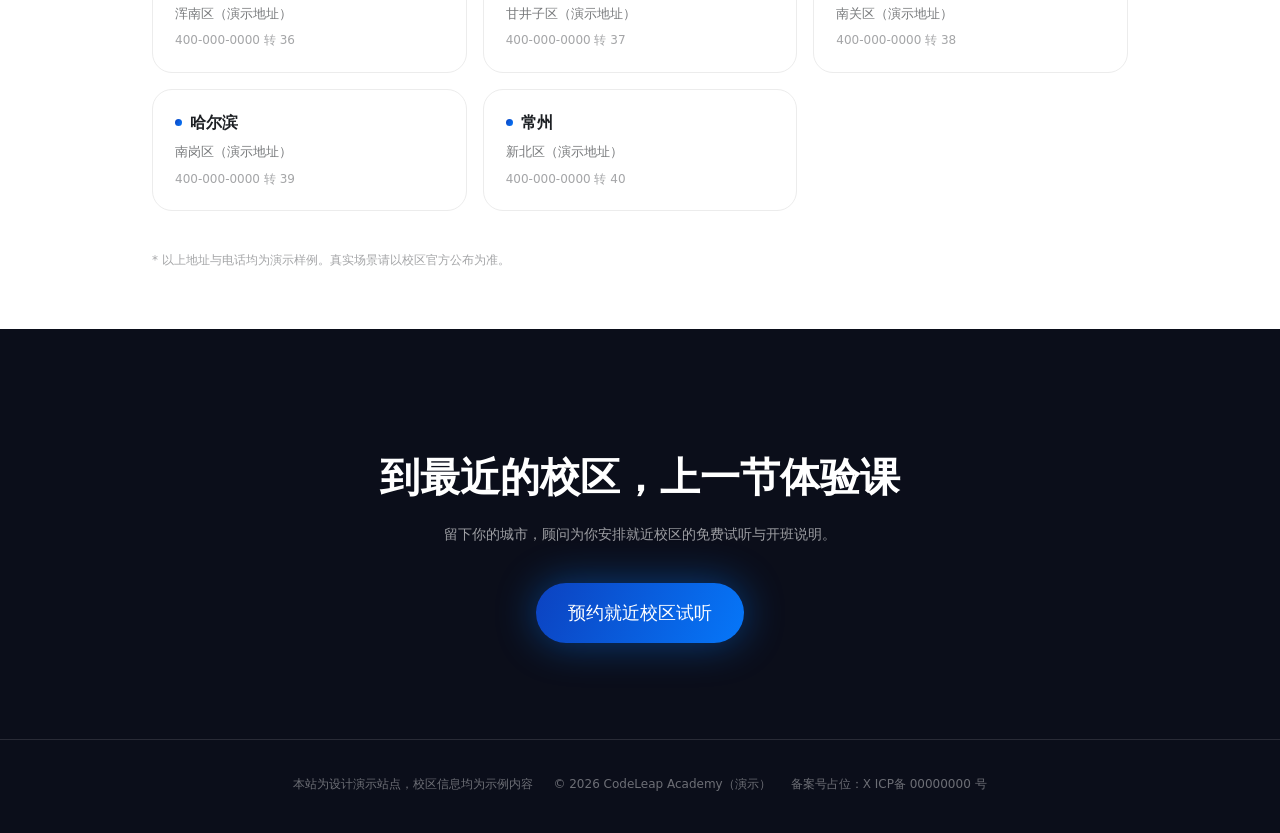
<file: campuses.html>
<!DOCTYPE html>
<html lang="zh-CN">
<head>
<meta charset="UTF-8">
<meta name="viewport" content="width=device-width, initial-scale=1.0">
<title>全国校区 · 40+ 城市直营 | 码跃学院 CodeLeap</title>
<meta name="description" content="码跃学院全国 40+ 城市直营校区：统一教研、统一师资标准、统一就业服务，就近入学转学互通。查看各校区地址与开班安排。">
<link rel="stylesheet" href="assets/styles.css">
<link rel="icon" href="data:image/svg+xml,<svg xmlns='http://www.w3.org/2000/svg' viewBox='0 0 32 32'><rect width='32' height='32' rx='9' fill='%230677f9'/><text x='16' y='22' font-size='17' font-weight='bold' fill='white' text-anchor='middle' font-family='sans-serif'>码</text></svg>">
</head>
<body>

<div class="pillnav-wrap">
  <nav class="pillnav" aria-label="主导航">
    <a class="brand" href="index.html"><span class="brand-mark">码</span>码跃学院</a>
    <div class="nav-items">
      <a href="index.html">首页</a>
      <a href="courses.html">课程中心</a>
      <a href="teachers.html">师资团队</a>
      <a href="campuses.html">全国校区</a>
      <a href="news.html">新闻动态</a>
    </div>
    <span class="hotline">咨询热线<strong>400-000-0000</strong></span>
    <a class="btn-cta btn-sm nav-cta" href="consult.html">免费试听</a>
    <button class="nav-burger" aria-label="打开菜单"><span></span><span></span><span></span></button>
    <div class="nav-drawer">
      <a href="index.html">首页</a>
      <a href="courses.html">课程中心</a>
      <a href="teachers.html">师资团队</a>
      <a href="campuses.html">全国校区</a>
      <a href="news.html">新闻动态</a>
      <a href="consult.html">咨询报名</a>
    </div>
  </nav>
</div>

<header class="page-hero">
  <div class="container ph-inner">
    <div class="crumb"><a href="index.html">首页</a><span class="sep">/</span>全国校区</div>
    <h1>40+ 城市直营校区，<br>就近入学，转学互通</h1>
    <p>统一教研、统一师资标准、统一就业服务；校区地址与开班安排实时更新。</p>
  </div>
</header>

<main class="section">
  <div class="container">
    <div class="city-cloud" style="justify-content:flex-start">
      <a class="city-chip on" href="#north">华北</a><a class="city-chip" href="#east">华东</a><a class="city-chip" href="#south">华南</a><a class="city-chip" href="#central">华中</a><a class="city-chip" href="#west">西部</a><a class="city-chip" href="#northeast">东北与其他</a>
    </div>

    <section id="north" style="scroll-margin-top:110px;margin-top:40px">
      <h2 class="h-card" style="font-size:22px">华北地区</h2>
      <div class="campus-grid">
        <div class="campus-card"><div class="cp-city"><i></i>北京 · 总校区</div><p class="cp-addr">海淀区中关村软件园（演示地址）</p><p class="cp-tel">400-000-0000 转 1</p></div>
        <div class="campus-card"><div class="cp-city"><i></i>天津</div><p class="cp-addr">南开区华苑产业园（演示地址）</p><p class="cp-tel">400-000-0000 转 2</p></div>
        <div class="campus-card"><div class="cp-city"><i></i>石家庄</div><p class="cp-addr">长安区中山东路（演示地址）</p><p class="cp-tel">400-000-0000 转 3</p></div>
        <div class="campus-card"><div class="cp-city"><i></i>太原</div><p class="cp-addr">小店区长风街（演示地址）</p><p class="cp-tel">400-000-0000 转 4</p></div>
      </div>
    </section>

    <section id="east" style="scroll-margin-top:110px;margin-top:48px">
      <h2 class="h-card" style="font-size:22px">华东地区</h2>
      <div class="campus-grid">
        <div class="campus-card"><div class="cp-city"><i></i>上海</div><p class="cp-addr">浦东新区张江高科（演示地址）</p><p class="cp-tel">400-000-0000 转 5</p></div>
        <div class="campus-card"><div class="cp-city"><i></i>杭州</div><p class="cp-addr">西湖区文三路（演示地址）</p><p class="cp-tel">400-000-0000 转 6</p></div>
        <div class="campus-card"><div class="cp-city"><i></i>南京</div><p class="cp-addr">雨花台区软件大道（演示地址）</p><p class="cp-tel">400-000-0000 转 7</p></div>
        <div class="campus-card"><div class="cp-city"><i></i>苏州</div><p class="cp-addr">工业园区星湖街（演示地址）</p><p class="cp-tel">400-000-0000 转 8</p></div>
        <div class="campus-card"><div class="cp-city"><i></i>无锡</div><p class="cp-addr">新吴区菱湖大道（演示地址）</p><p class="cp-tel">400-000-0000 转 9</p></div>
        <div class="campus-card"><div class="cp-city"><i></i>宁波</div><p class="cp-addr">鄞州区首南街道（演示地址）</p><p class="cp-tel">400-000-0000 转 10</p></div>
        <div class="campus-card"><div class="cp-city"><i></i>合肥</div><p class="cp-addr">高新区创新大道（演示地址）</p><p class="cp-tel">400-000-0000 转 11</p></div>
        <div class="campus-card"><div class="cp-city"><i></i>济南</div><p class="cp-addr">历下区经十路（演示地址）</p><p class="cp-tel">400-000-0000 转 12</p></div>
        <div class="campus-card"><div class="cp-city"><i></i>青岛</div><p class="cp-addr">市南区香港中路（演示地址）</p><p class="cp-tel">400-000-0000 转 13</p></div>
      </div>
    </section>

    <section id="south" style="scroll-margin-top:110px;margin-top:48px">
      <h2 class="h-card" style="font-size:22px">华南地区</h2>
      <div class="campus-grid">
        <div class="campus-card"><div class="cp-city"><i></i>深圳</div><p class="cp-addr">南山区科技园（演示地址）</p><p class="cp-tel">400-000-0000 转 14</p></div>
        <div class="campus-card"><div class="cp-city"><i></i>广州</div><p class="cp-addr">天河区智慧城（演示地址）</p><p class="cp-tel">400-000-0000 转 15</p></div>
        <div class="campus-card"><div class="cp-city"><i></i>佛山</div><p class="cp-addr">顺德区（演示地址）</p><p class="cp-tel">400-000-0000 转 16</p></div>
        <div class="campus-card"><div class="cp-city"><i></i>东莞</div><p class="cp-addr">南城区（演示地址）</p><p class="cp-tel">400-000-0000 转 17</p></div>
        <div class="campus-card"><div class="cp-city"><i></i>福州</div><p class="cp-addr">鼓楼区软件园（演示地址）</p><p class="cp-tel">400-000-0000 转 18</p></div>
        <div class="campus-card"><div class="cp-city"><i></i>厦门</div><p class="cp-addr">思明区软件园二期（演示地址）</p><p class="cp-tel">400-000-0000 转 19</p></div>
        <div class="campus-card"><div class="cp-city"><i></i>南宁</div><p class="cp-addr">青秀区金湖广场（演示地址）</p><p class="cp-tel">400-000-0000 转 20</p></div>
        <div class="campus-card"><div class="cp-city"><i></i>海口</div><p class="cp-addr">龙华区（演示地址）</p><p class="cp-tel">400-000-0000 转 21</p></div>
      </div>
    </section>

    <section id="central" style="scroll-margin-top:110px;margin-top:48px">
      <h2 class="h-card" style="font-size:22px">华中地区</h2>
      <div class="campus-grid">
        <div class="campus-card"><div class="cp-city"><i></i>武汉</div><p class="cp-addr">洪山区光谷软件园（演示地址）</p><p class="cp-tel">400-000-0000 转 22</p></div>
        <div class="campus-card"><div class="cp-city"><i></i>长沙</div><p class="cp-addr">岳麓区麓谷（演示地址）</p><p class="cp-tel">400-000-0000 转 23</p></div>
        <div class="campus-card"><div class="cp-city"><i></i>郑州</div><p class="cp-addr">金水区东风路（演示地址）</p><p class="cp-tel">400-000-0000 转 24</p></div>
        <div class="campus-card"><div class="cp-city"><i></i>南昌</div><p class="cp-addr">红谷滩区（演示地址）</p><p class="cp-tel">400-000-0000 转 25</p></div>
      </div>
    </section>

    <section id="west" style="scroll-margin-top:110px;margin-top:48px">
      <h2 class="h-card" style="font-size:22px">西部地区</h2>
      <div class="campus-grid">
        <div class="campus-card"><div class="cp-city"><i></i>成都</div><p class="cp-addr">高新区天府软件园（演示地址）</p><p class="cp-tel">400-000-0000 转 26</p></div>
        <div class="campus-card"><div class="cp-city"><i></i>重庆</div><p class="cp-addr">渝北区两江数字经济产业园（演示地址）</p><p class="cp-tel">400-000-0000 转 27</p></div>
        <div class="campus-card"><div class="cp-city"><i></i>西安</div><p class="cp-addr">雁塔区软件新城（演示地址）</p><p class="cp-tel">400-000-0000 转 28</p></div>
        <div class="campus-card"><div class="cp-city"><i></i>贵阳</div><p class="cp-addr">观山湖区（演示地址）</p><p class="cp-tel">400-000-0000 转 29</p></div>
        <div class="campus-card"><div class="cp-city"><i></i>昆明</div><p class="cp-addr">五华区（演示地址）</p><p class="cp-tel">400-000-0000 转 30</p></div>
        <div class="campus-card"><div class="cp-city"><i></i>兰州</div><p class="cp-addr">城关区（演示地址）</p><p class="cp-tel">400-000-0000 转 31</p></div>
        <div class="campus-card"><div class="cp-city"><i></i>银川</div><p class="cp-addr">金凤区（演示地址）</p><p class="cp-tel">400-000-0000 转 32</p></div>
        <div class="campus-card"><div class="cp-city"><i></i>西宁</div><p class="cp-addr">城西区（演示地址）</p><p class="cp-tel">400-000-0000 转 33</p></div>
        <div class="campus-card"><div class="cp-city"><i></i>乌鲁木齐</div><p class="cp-addr">新市区（演示地址）</p><p class="cp-tel">400-000-0000 转 34</p></div>
        <div class="campus-card"><div class="cp-city"><i></i>呼和浩特</div><p class="cp-addr">赛罕区（演示地址）</p><p class="cp-tel">400-000-0000 转 35</p></div>
      </div>
    </section>

    <section id="northeast" style="scroll-margin-top:110px;margin-top:48px">
      <h2 class="h-card" style="font-size:22px">东北地区</h2>
      <div class="campus-grid">
        <div class="campus-card"><div class="cp-city"><i></i>沈阳</div><p class="cp-addr">浑南区（演示地址）</p><p class="cp-tel">400-000-0000 转 36</p></div>
        <div class="campus-card"><div class="cp-city"><i></i>大连</div><p class="cp-addr">甘井子区（演示地址）</p><p class="cp-tel">400-000-0000 转 37</p></div>
        <div class="campus-card"><div class="cp-city"><i></i>长春</div><p class="cp-addr">南关区（演示地址）</p><p class="cp-tel">400-000-0000 转 38</p></div>
        <div class="campus-card"><div class="cp-city"><i></i>哈尔滨</div><p class="cp-addr">南岗区（演示地址）</p><p class="cp-tel">400-000-0000 转 39</p></div>
        <div class="campus-card"><div class="cp-city"><i></i>常州</div><p class="cp-addr">新北区（演示地址）</p><p class="cp-tel">400-000-0000 转 40</p></div>
      </div>
    </section>

    <p class="caption mt-40" style="color:var(--ink-40)">* 以上地址与电话均为演示样例。真实场景请以校区官方公布为准。</p>
  </div>
</main>

<section class="closing">
  <div class="closing-inner">
    <h2 class="h-section">到最近的校区，上一节体验课</h2>
    <p>留下你的城市，顾问为你安排就近校区的免费试听与开班说明。</p>
    <a class="btn-cta" href="consult.html">预约就近校区试听</a>
  </div>
  <footer class="site-footer">
    <div class="footer-legal container">
      <span>本站为设计演示站点，校区信息均为示例内容</span>
      <span>© 2026 CodeLeap Academy（演示）</span>
      <a href="#">备案号占位：X ICP备 00000000 号</a>
    </div>
  </footer>
</section>

<script src="assets/main.js"></script>
</body>
</html>
</file>
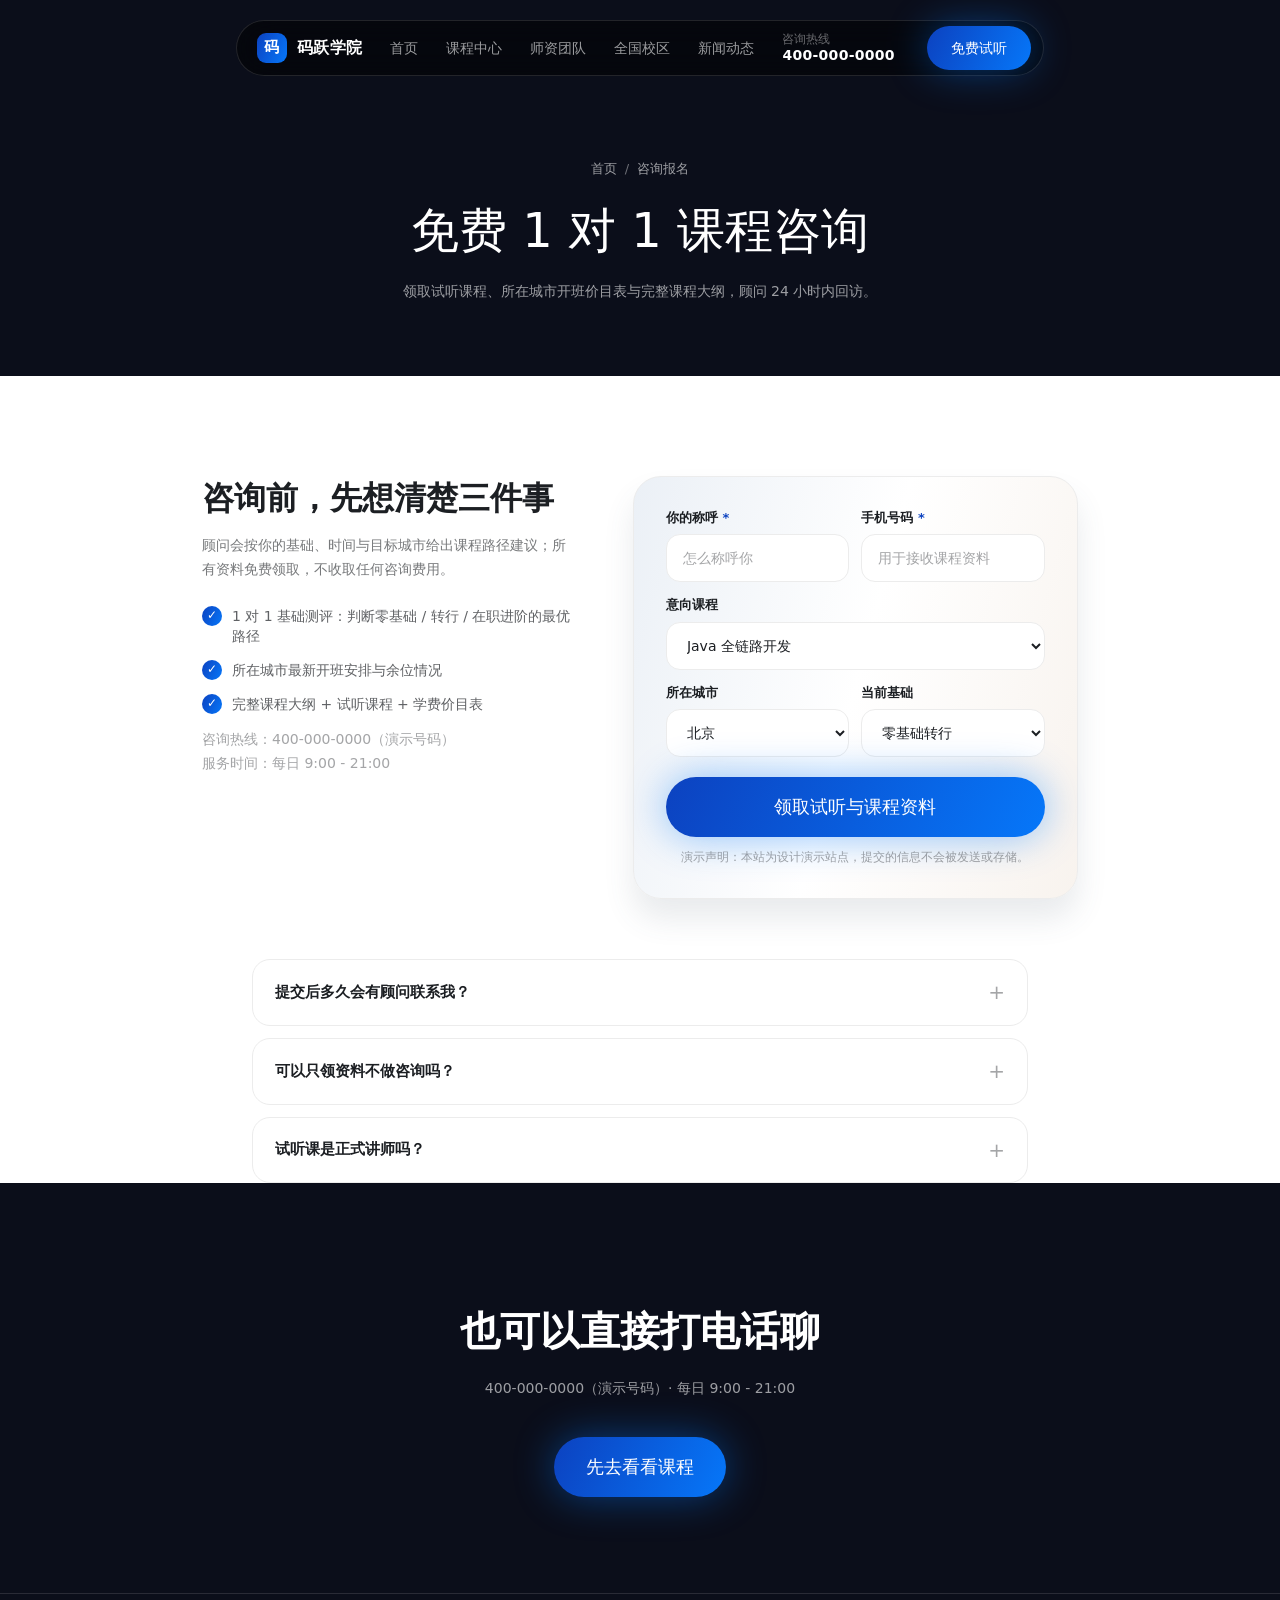
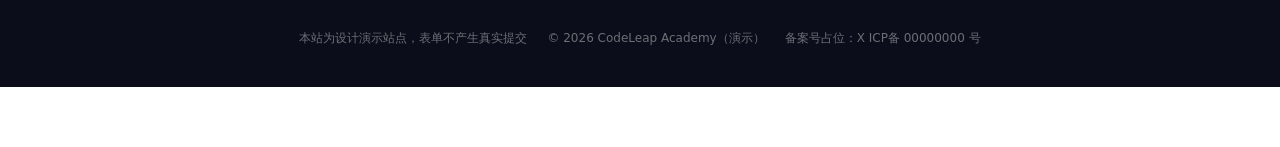
<file: consult.html>
<!DOCTYPE html>
<html lang="zh-CN">
<head>
<meta charset="UTF-8">
<meta name="viewport" content="width=device-width, initial-scale=1.0">
<title>咨询报名 · 免费 1 对 1 课程咨询与试听 | 码跃学院 CodeLeap</title>
<meta name="description" content="预约码跃学院免费 1 对 1 课程咨询：领取试听课程、所在城市开班价目表与课程大纲，顾问 24 小时内回访。">
<link rel="stylesheet" href="assets/styles.css">
<link rel="icon" href="data:image/svg+xml,<svg xmlns='http://www.w3.org/2000/svg' viewBox='0 0 32 32'><rect width='32' height='32' rx='9' fill='%230677f9'/><text x='16' y='22' font-size='17' font-weight='bold' fill='white' text-anchor='middle' font-family='sans-serif'>码</text></svg>">
</head>
<body>

<div class="pillnav-wrap">
  <nav class="pillnav" aria-label="主导航">
    <a class="brand" href="index.html"><span class="brand-mark">码</span>码跃学院</a>
    <div class="nav-items">
      <a href="index.html">首页</a>
      <a href="courses.html">课程中心</a>
      <a href="teachers.html">师资团队</a>
      <a href="campuses.html">全国校区</a>
      <a href="news.html">新闻动态</a>
    </div>
    <span class="hotline">咨询热线<strong>400-000-0000</strong></span>
    <a class="btn-cta btn-sm nav-cta" href="consult.html">免费试听</a>
    <button class="nav-burger" aria-label="打开菜单"><span></span><span></span><span></span></button>
    <div class="nav-drawer">
      <a href="index.html">首页</a>
      <a href="courses.html">课程中心</a>
      <a href="teachers.html">师资团队</a>
      <a href="campuses.html">全国校区</a>
      <a href="news.html">新闻动态</a>
      <a href="consult.html">咨询报名</a>
    </div>
  </nav>
</div>

<header class="page-hero">
  <div class="container ph-inner">
    <div class="crumb"><a href="index.html">首页</a><span class="sep">/</span>咨询报名</div>
    <h1>免费 1 对 1 课程咨询</h1>
    <p>领取试听课程、所在城市开班价目表与完整课程大纲，顾问 24 小时内回访。</p>
  </div>
</header>

<main class="section">
  <div class="container consult-layout" style="max-width:1020px">
    <div class="consult-side">
      <h2>咨询前，先想清楚三件事</h2>
      <p>顾问会按你的基础、时间与目标城市给出课程路径建议；所有资料免费领取，不收取任何咨询费用。</p>
      <ul class="c-points">
        <li><i>✓</i>1 对 1 基础测评：判断零基础 / 转行 / 在职进阶的最优路径</li>
        <li><i>✓</i>所在城市最新开班安排与余位情况</li>
        <li><i>✓</i>完整课程大纲 + 试听课程 + 学费价目表</li>
      </ul>
      <p class="caption mt-24" style="color:var(--ink-40)">咨询热线：400-000-0000（演示号码）<br>服务时间：每日 9:00 - 21:00</p>
    </div>

    <div class="consult-card">
      <form id="consult-form" novalidate>
        <div class="form-row">
          <div class="form-field">
            <label for="f-name">你的称呼 <span>*</span></label>
            <input id="f-name" type="text" placeholder="怎么称呼你" autocomplete="name">
          </div>
          <div class="form-field">
            <label for="f-phone">手机号码 <span>*</span></label>
            <input id="f-phone" type="tel" placeholder="用于接收课程资料" autocomplete="tel">
          </div>
        </div>
        <div class="form-field">
          <label for="f-course">意向课程</label>
          <select id="f-course">
            <option>Java 全链路开发</option>
            <option>AI 大模型全栈</option>
            <option>网络安全</option>
            <option>Web 全栈开发</option>
            <option>云计算全栈（Linux）</option>
            <option>数据分析与商业智能</option>
            <option>软件测试</option>
            <option>UID 全链路设计</option>
            <option>还没想好，请顾问推荐</option>
          </select>
        </div>
        <div class="form-row">
          <div class="form-field">
            <label for="f-city">所在城市</label>
            <select id="f-city">
              <option>北京</option><option>上海</option><option>广州</option><option>深圳</option>
              <option>杭州</option><option>成都</option><option>重庆</option><option>武汉</option>
              <option>南京</option><option>西安</option><option>其他城市</option>
            </select>
          </div>
          <div class="form-field">
            <label for="f-base">当前基础</label>
            <select id="f-base">
              <option>零基础转行</option>
              <option>相关专业在读/毕业</option>
              <option>在职提升</option>
              <option>自由职业/接单</option>
            </select>
          </div>
        </div>
        <button class="btn-cta form-submit" type="submit">领取试听与课程资料</button>
        <p class="form-privacy">演示声明：本站为设计演示站点，提交的信息不会被发送或存储。</p>
        <div class="form-result" id="form-result" role="status"></div>
      </form>
    </div>
  </div>
</main>

<section class="section" style="padding-top:0">
  <div class="container" style="max-width:920px">
    <div class="faq-list">
      <details class="faq-item"><summary>提交后多久会有顾问联系我？</summary><p class="faq-body">真实场景下工作时段 2 小时内响应，最晚不超过 24 小时；本演示站不会真实提交信息。</p></details>
      <details class="faq-item"><summary>可以只领资料不做咨询吗？</summary><p class="faq-body">可以。备注「仅领资料」即可，顾问只发送课程大纲与价目表，不做电话回访。</p></details>
      <details class="faq-item"><summary>试听课是正式讲师吗？</summary><p class="faq-body">是。试听安排进正式班级跟班听课，与正式学员同课堂、同进度。</p></details>
    </div>
  </div>
</main>

<section class="closing">
  <div class="closing-inner">
    <h2 class="h-section">也可以直接打电话聊</h2>
    <p>400-000-0000（演示号码）· 每日 9:00 - 21:00</p>
    <a class="btn-cta" href="index.html">先去看看课程</a>
  </div>
  <footer class="site-footer">
    <div class="footer-legal container">
      <span>本站为设计演示站点，表单不产生真实提交</span>
      <span>© 2026 CodeLeap Academy（演示）</span>
      <a href="#">备案号占位：X ICP备 00000000 号</a>
    </div>
  </footer>
</section>

<script src="assets/main.js"></script>
</body>
</html>
</file>
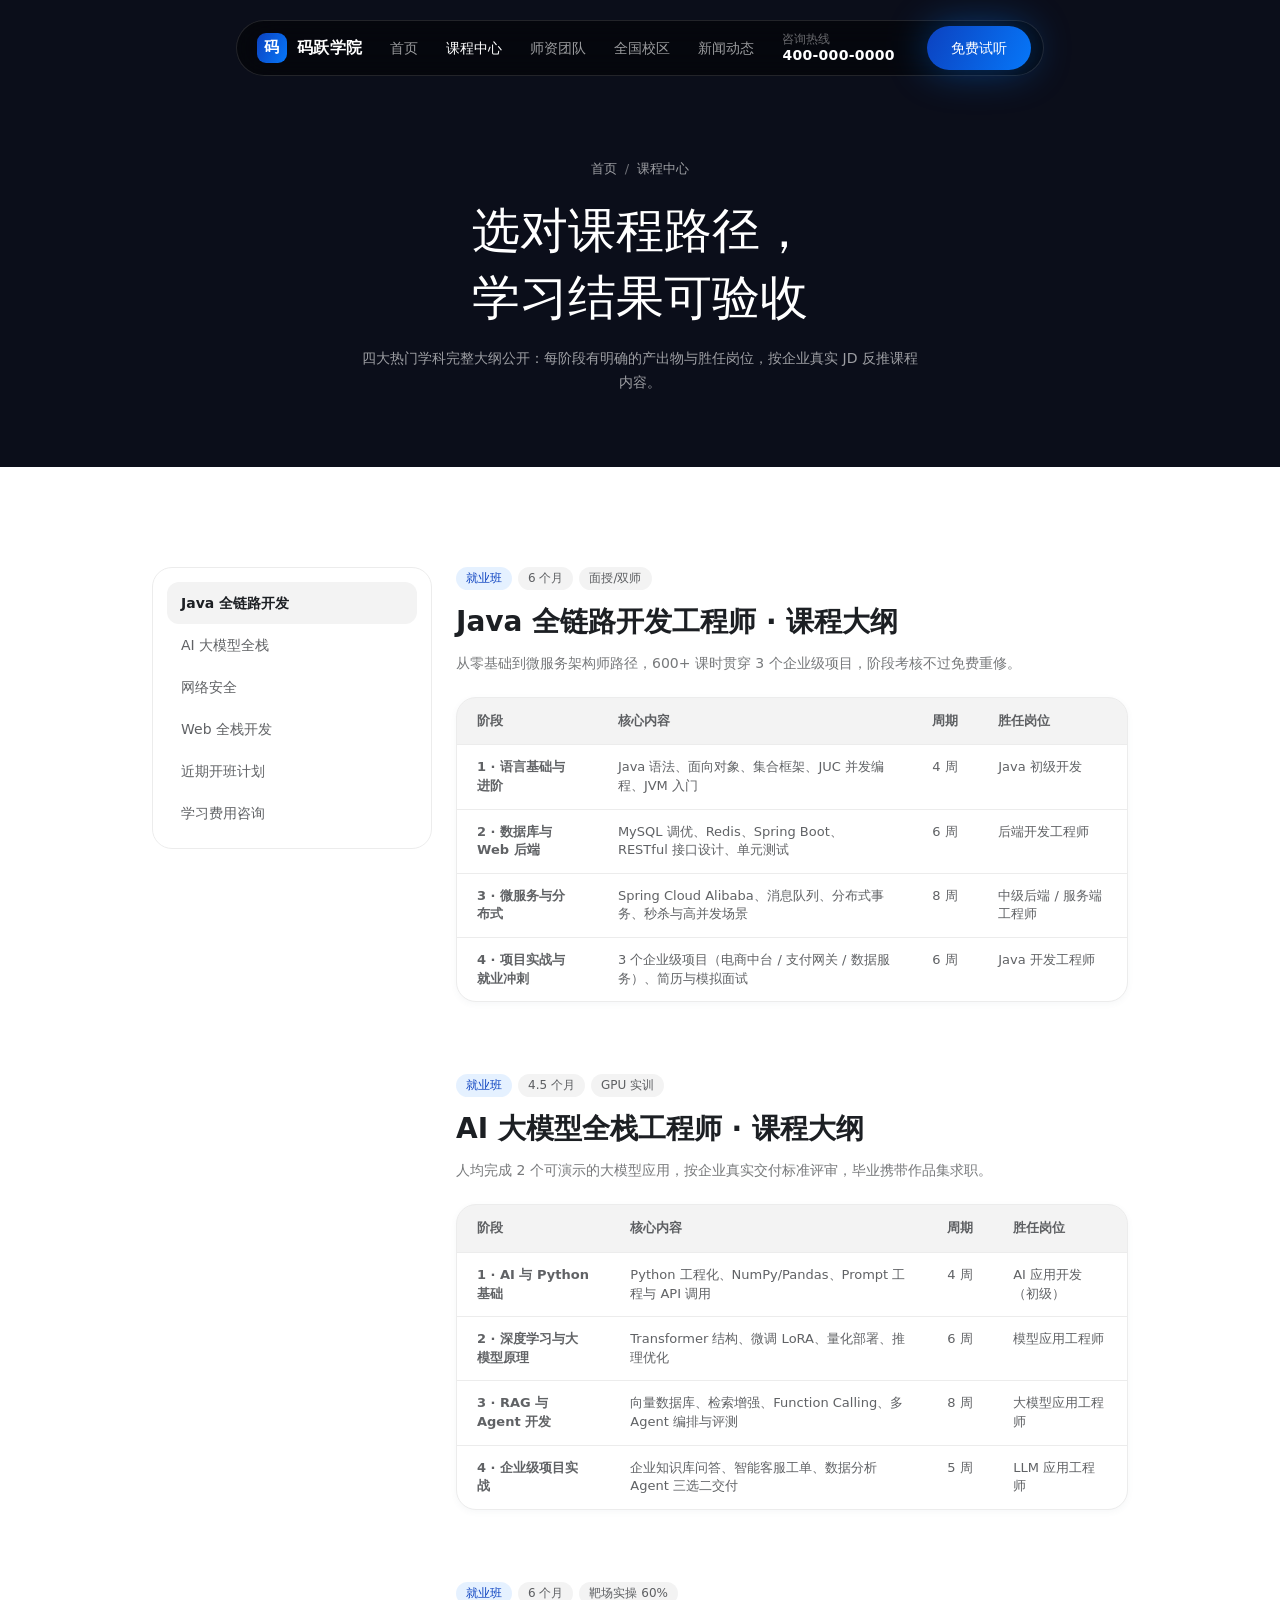
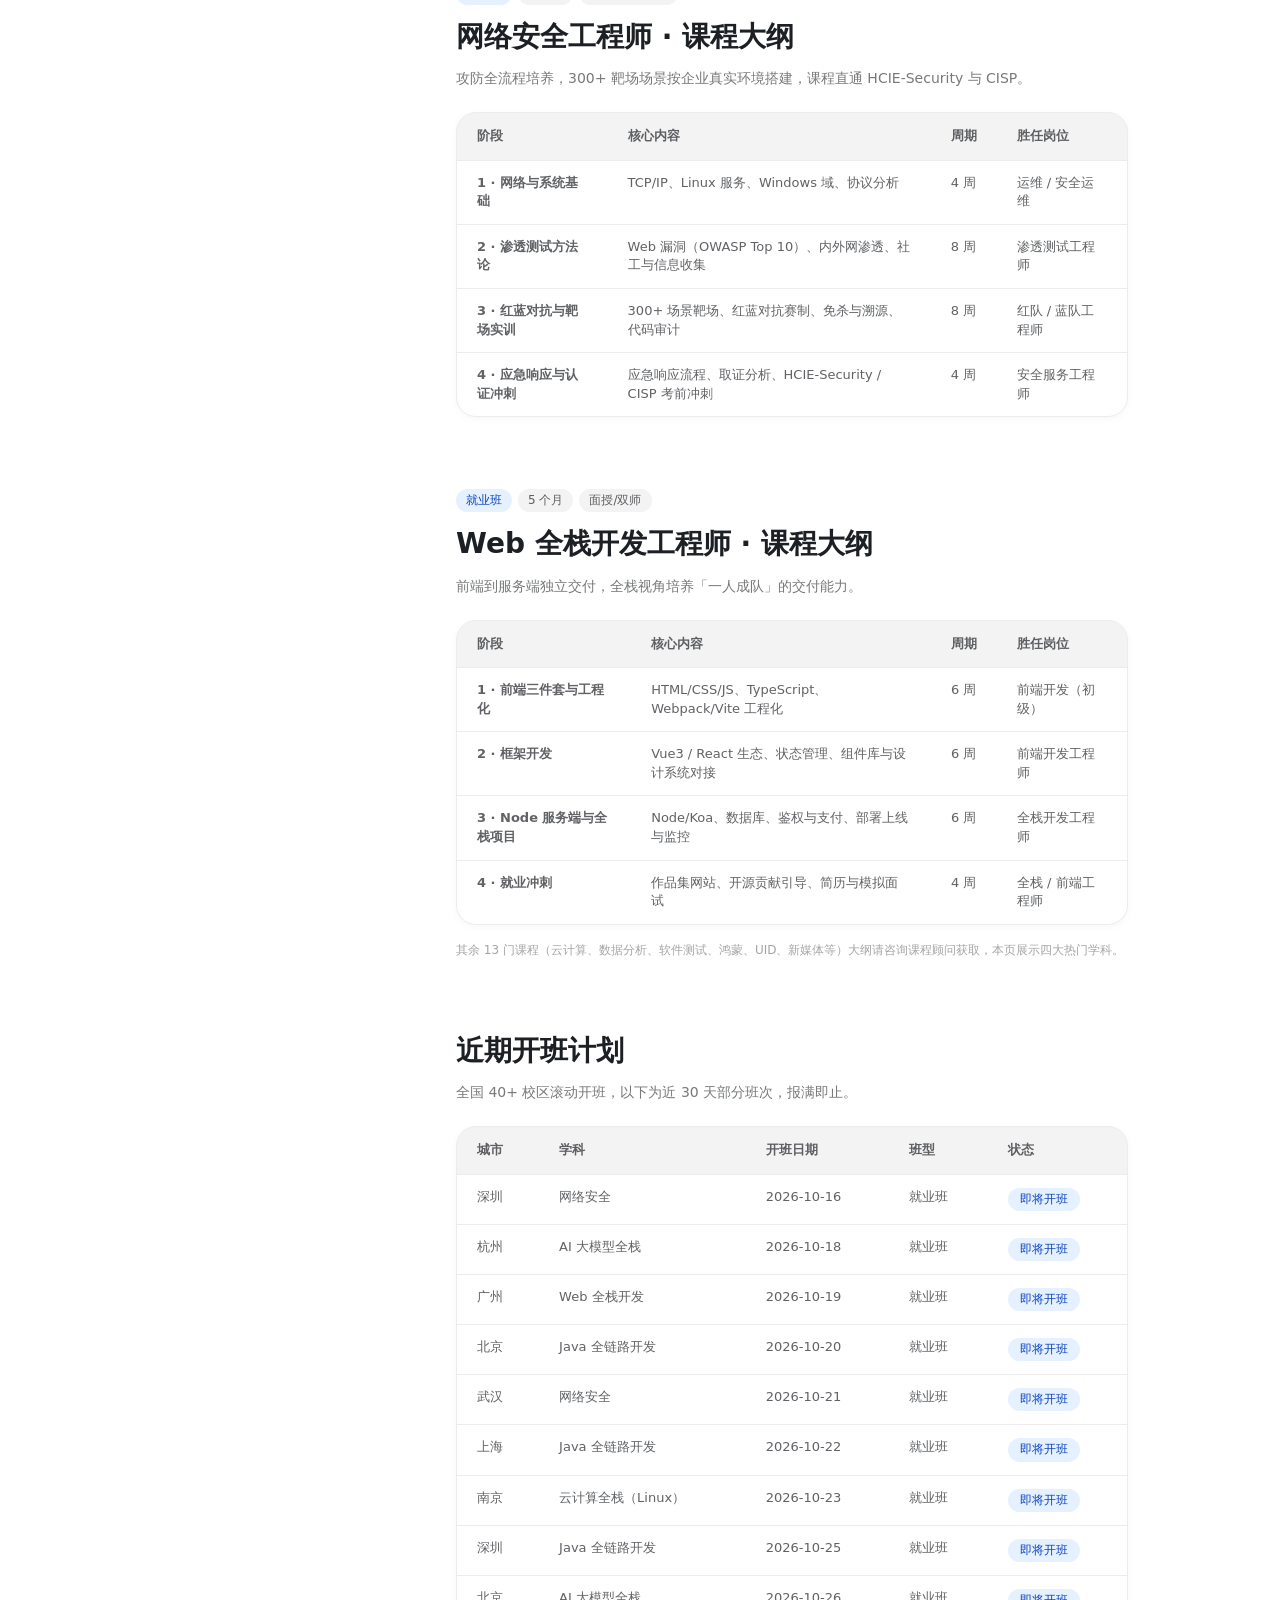
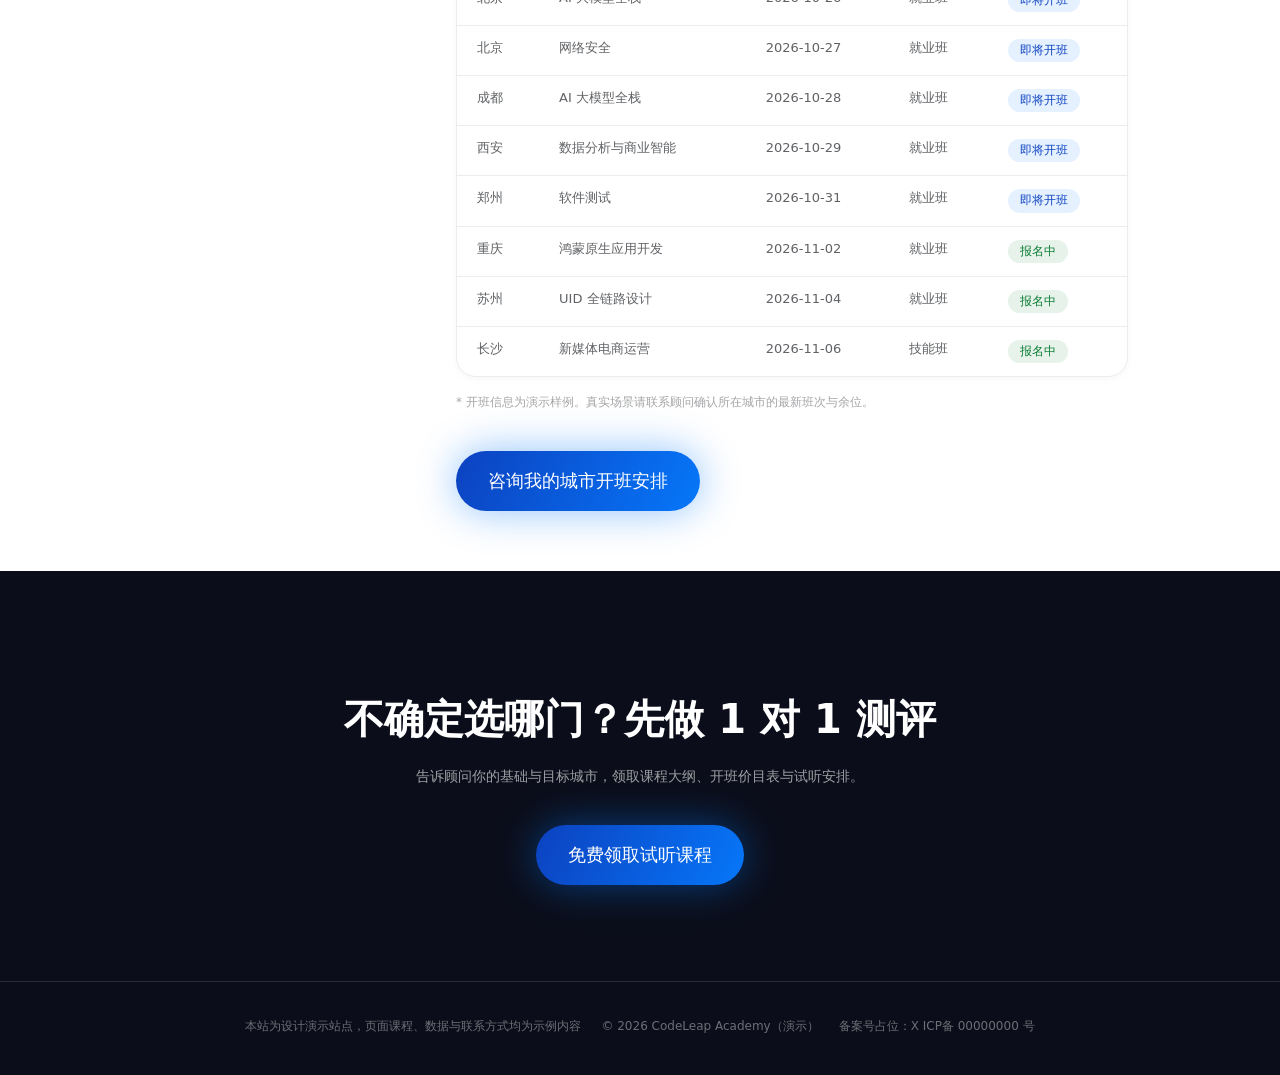
<file: courses.html>
<!DOCTYPE html>
<html lang="zh-CN">
<head>
<meta charset="UTF-8">
<meta name="viewport" content="width=device-width, initial-scale=1.0">
<title>课程中心 · 17 门 IT 就业课程与开班计划 | 码跃学院 CodeLeap</title>
<meta name="description" content="码跃学院课程中心：Java 全链路、AI 大模型、网络安全、Web 全栈等 17 门就业课程大纲与全国 40+ 城市开班计划，免费试听一周。">
<link rel="stylesheet" href="assets/styles.css">
<link rel="icon" href="data:image/svg+xml,<svg xmlns='http://www.w3.org/2000/svg' viewBox='0 0 32 32'><rect width='32' height='32' rx='9' fill='%230677f9'/><text x='16' y='22' font-size='17' font-weight='bold' fill='white' text-anchor='middle' font-family='sans-serif'>码</text></svg>">
</head>
<body>

<div class="pillnav-wrap">
  <nav class="pillnav" aria-label="主导航">
    <a class="brand" href="index.html"><span class="brand-mark">码</span>码跃学院</a>
    <div class="nav-items">
      <a href="index.html">首页</a>
      <a href="courses.html">课程中心</a>
      <a href="teachers.html">师资团队</a>
      <a href="campuses.html">全国校区</a>
      <a href="news.html">新闻动态</a>
    </div>
    <span class="hotline">咨询热线<strong>400-000-0000</strong></span>
    <a class="btn-cta btn-sm nav-cta" href="consult.html">免费试听</a>
    <button class="nav-burger" aria-label="打开菜单"><span></span><span></span><span></span></button>
    <div class="nav-drawer">
      <a href="index.html">首页</a>
      <a href="courses.html">课程中心</a>
      <a href="teachers.html">师资团队</a>
      <a href="campuses.html">全国校区</a>
      <a href="news.html">新闻动态</a>
      <a href="consult.html">咨询报名</a>
    </div>
  </nav>
</div>

<header class="page-hero">
  <div class="container ph-inner">
    <div class="crumb"><a href="index.html">首页</a><span class="sep">/</span>课程中心</div>
    <h1>选对课程路径，<br>学习结果可验收</h1>
    <p>四大热门学科完整大纲公开：每阶段有明确的产出物与胜任岗位，按企业真实 JD 反推课程内容。</p>
  </div>
</header>

<main class="section">
  <div class="container split-2">
    <aside class="side-nav">
      <a href="#java" class="on">Java 全链路开发</a>
      <a href="#ai">AI 大模型全栈</a>
      <a href="#security">网络安全</a>
      <a href="#web">Web 全栈开发</a>
      <a href="#opens">近期开班计划</a>
      <a href="consult.html">学习费用咨询</a>
    </aside>

    <div>
      <!-- Java 大纲 -->
      <section id="java" style="scroll-margin-top:110px">
        <div class="fc-tags" style="margin-bottom:12px"><span class="cc-tags"><em class="hot">就业班</em><em>6 个月</em><em>面授/双师</em></span></div>
        <h2 class="h-card" style="font-size:28px">Java 全链路开发工程师 · 课程大纲</h2>
        <p class="section-intro" style="text-align:left;margin:12px 0 0;max-width:none">从零基础到微服务架构师路径，600+ 课时贯穿 3 个企业级项目，阶段考核不过免费重修。</p>
        <div class="table-wrap mt-24">
          <div class="table-scroll">
            <table>
              <thead><tr><th>阶段</th><th>核心内容</th><th>周期</th><th>胜任岗位</th></tr></thead>
              <tbody>
                <tr><td><b>1 · 语言基础与进阶</b></td><td>Java 语法、面向对象、集合框架、JUC 并发编程、JVM 入门</td><td>4 周</td><td>Java 初级开发</td></tr>
                <tr><td><b>2 · 数据库与 Web 后端</b></td><td>MySQL 调优、Redis、Spring Boot、RESTful 接口设计、单元测试</td><td>6 周</td><td>后端开发工程师</td></tr>
                <tr><td><b>3 · 微服务与分布式</b></td><td>Spring Cloud Alibaba、消息队列、分布式事务、秒杀与高并发场景</td><td>8 周</td><td>中级后端 / 服务端工程师</td></tr>
                <tr><td><b>4 · 项目实战与就业冲刺</b></td><td>3 个企业级项目（电商中台 / 支付网关 / 数据服务）、简历与模拟面试</td><td>6 周</td><td>Java 开发工程师</td></tr>
              </tbody>
            </table>
          </div>
        </div>
      </section>

      <!-- AI 大纲 -->
      <section id="ai" style="scroll-margin-top:110px;margin-top:72px">
        <div class="fc-tags" style="margin-bottom:12px"><span class="cc-tags"><em class="hot">就业班</em><em>4.5 个月</em><em>GPU 实训</em></span></div>
        <h2 class="h-card" style="font-size:28px">AI 大模型全栈工程师 · 课程大纲</h2>
        <p class="section-intro" style="text-align:left;margin:12px 0 0;max-width:none">人均完成 2 个可演示的大模型应用，按企业真实交付标准评审，毕业携带作品集求职。</p>
        <div class="table-wrap mt-24">
          <div class="table-scroll">
            <table>
              <thead><tr><th>阶段</th><th>核心内容</th><th>周期</th><th>胜任岗位</th></tr></thead>
              <tbody>
                <tr><td><b>1 · AI 与 Python 基础</b></td><td>Python 工程化、NumPy/Pandas、Prompt 工程与 API 调用</td><td>4 周</td><td>AI 应用开发（初级）</td></tr>
                <tr><td><b>2 · 深度学习与大模型原理</b></td><td>Transformer 结构、微调 LoRA、量化部署、推理优化</td><td>6 周</td><td>模型应用工程师</td></tr>
                <tr><td><b>3 · RAG 与 Agent 开发</b></td><td>向量数据库、检索增强、Function Calling、多 Agent 编排与评测</td><td>8 周</td><td>大模型应用工程师</td></tr>
                <tr><td><b>4 · 企业级项目实战</b></td><td>企业知识库问答、智能客服工单、数据分析 Agent 三选二交付</td><td>5 周</td><td>LLM 应用工程师</td></tr>
              </tbody>
            </table>
          </div>
        </div>
      </section>

      <!-- 网安大纲 -->
      <section id="security" style="scroll-margin-top:110px;margin-top:72px">
        <div class="fc-tags" style="margin-bottom:12px"><span class="cc-tags"><em class="hot">就业班</em><em>6 个月</em><em>靶场实操 60%</em></span></div>
        <h2 class="h-card" style="font-size:28px">网络安全工程师 · 课程大纲</h2>
        <p class="section-intro" style="text-align:left;margin:12px 0 0;max-width:none">攻防全流程培养，300+ 靶场场景按企业真实环境搭建，课程直通 HCIE-Security 与 CISP。</p>
        <div class="table-wrap mt-24">
          <div class="table-scroll">
            <table>
              <thead><tr><th>阶段</th><th>核心内容</th><th>周期</th><th>胜任岗位</th></tr></thead>
              <tbody>
                <tr><td><b>1 · 网络与系统基础</b></td><td>TCP/IP、Linux 服务、Windows 域、协议分析</td><td>4 周</td><td>运维 / 安全运维</td></tr>
                <tr><td><b>2 · 渗透测试方法论</b></td><td>Web 漏洞（OWASP Top 10）、内外网渗透、社工与信息收集</td><td>8 周</td><td>渗透测试工程师</td></tr>
                <tr><td><b>3 · 红蓝对抗与靶场实训</b></td><td>300+ 场景靶场、红蓝对抗赛制、免杀与溯源、代码审计</td><td>8 周</td><td>红队 / 蓝队工程师</td></tr>
                <tr><td><b>4 · 应急响应与认证冲刺</b></td><td>应急响应流程、取证分析、HCIE-Security / CISP 考前冲刺</td><td>4 周</td><td>安全服务工程师</td></tr>
              </tbody>
            </table>
          </div>
        </div>
      </section>

      <!-- Web 大纲 -->
      <section id="web" style="scroll-margin-top:110px;margin-top:72px">
        <div class="fc-tags" style="margin-bottom:12px"><span class="cc-tags"><em class="hot">就业班</em><em>5 个月</em><em>面授/双师</em></span></div>
        <h2 class="h-card" style="font-size:28px">Web 全栈开发工程师 · 课程大纲</h2>
        <p class="section-intro" style="text-align:left;margin:12px 0 0;max-width:none">前端到服务端独立交付，全栈视角培养「一人成队」的交付能力。</p>
        <div class="table-wrap mt-24">
          <div class="table-scroll">
            <table>
              <thead><tr><th>阶段</th><th>核心内容</th><th>周期</th><th>胜任岗位</th></tr></thead>
              <tbody>
                <tr><td><b>1 · 前端三件套与工程化</b></td><td>HTML/CSS/JS、TypeScript、Webpack/Vite 工程化</td><td>6 周</td><td>前端开发（初级）</td></tr>
                <tr><td><b>2 · 框架开发</b></td><td>Vue3 / React 生态、状态管理、组件库与设计系统对接</td><td>6 周</td><td>前端开发工程师</td></tr>
                <tr><td><b>3 · Node 服务端与全栈项目</b></td><td>Node/Koa、数据库、鉴权与支付、部署上线与监控</td><td>6 周</td><td>全栈开发工程师</td></tr>
                <tr><td><b>4 · 就业冲刺</b></td><td>作品集网站、开源贡献引导、简历与模拟面试</td><td>4 周</td><td>全栈 / 前端工程师</td></tr>
              </tbody>
            </table>
          </div>
        </div>
        <p class="caption mt-16" style="color:var(--ink-40)">其余 13 门课程（云计算、数据分析、软件测试、鸿蒙、UID、新媒体等）大纲请咨询课程顾问获取，本页展示四大热门学科。</p>
      </section>

      <!-- 开班计划 -->
      <section id="opens" style="scroll-margin-top:110px;margin-top:72px">
        <h2 class="h-card" style="font-size:28px">近期开班计划</h2>
        <p class="section-intro" style="text-align:left;margin:12px 0 0;max-width:none">全国 40+ 校区滚动开班，以下为近 30 天部分班次，报满即止。</p>
        <div class="table-wrap mt-24">
          <div class="table-scroll">
            <table>
              <thead><tr><th>城市</th><th>学科</th><th>开班日期</th><th>班型</th><th>状态</th></tr></thead>
              <tbody>
                <tr><td>深圳</td><td>网络安全</td><td>2026-10-16</td><td>就业班</td><td><span class="pill-soon">即将开班</span></td></tr>
                <tr><td>杭州</td><td>AI 大模型全栈</td><td>2026-10-18</td><td>就业班</td><td><span class="pill-soon">即将开班</span></td></tr>
                <tr><td>广州</td><td>Web 全栈开发</td><td>2026-10-19</td><td>就业班</td><td><span class="pill-soon">即将开班</span></td></tr>
                <tr><td>北京</td><td>Java 全链路开发</td><td>2026-10-20</td><td>就业班</td><td><span class="pill-soon">即将开班</span></td></tr>
                <tr><td>武汉</td><td>网络安全</td><td>2026-10-21</td><td>就业班</td><td><span class="pill-soon">即将开班</span></td></tr>
                <tr><td>上海</td><td>Java 全链路开发</td><td>2026-10-22</td><td>就业班</td><td><span class="pill-soon">即将开班</span></td></tr>
                <tr><td>南京</td><td>云计算全栈（Linux）</td><td>2026-10-23</td><td>就业班</td><td><span class="pill-soon">即将开班</span></td></tr>
                <tr><td>深圳</td><td>Java 全链路开发</td><td>2026-10-25</td><td>就业班</td><td><span class="pill-soon">即将开班</span></td></tr>
                <tr><td>北京</td><td>AI 大模型全栈</td><td>2026-10-26</td><td>就业班</td><td><span class="pill-soon">即将开班</span></td></tr>
                <tr><td>北京</td><td>网络安全</td><td>2026-10-27</td><td>就业班</td><td><span class="pill-soon">即将开班</span></td></tr>
                <tr><td>成都</td><td>AI 大模型全栈</td><td>2026-10-28</td><td>就业班</td><td><span class="pill-soon">即将开班</span></td></tr>
                <tr><td>西安</td><td>数据分析与商业智能</td><td>2026-10-29</td><td>就业班</td><td><span class="pill-soon">即将开班</span></td></tr>
                <tr><td>郑州</td><td>软件测试</td><td>2026-10-31</td><td>就业班</td><td><span class="pill-soon">即将开班</span></td></tr>
                <tr><td>重庆</td><td>鸿蒙原生应用开发</td><td>2026-11-02</td><td>就业班</td><td><span class="pill-open">报名中</span></td></tr>
                <tr><td>苏州</td><td>UID 全链路设计</td><td>2026-11-04</td><td>就业班</td><td><span class="pill-open">报名中</span></td></tr>
                <tr><td>长沙</td><td>新媒体电商运营</td><td>2026-11-06</td><td>技能班</td><td><span class="pill-open">报名中</span></td></tr>
              </tbody>
            </table>
          </div>
        </div>
        <p class="caption mt-16" style="color:var(--ink-40)">* 开班信息为演示样例。真实场景请联系顾问确认所在城市的最新班次与余位。</p>
        <div class="section-more" style="text-align:left">
          <a class="btn-cta" href="consult.html">咨询我的城市开班安排</a>
        </div>
      </section>
    </div>
  </div>
</main>

<section class="closing">
  <div class="closing-inner">
    <h2 class="h-section">不确定选哪门？先做 1 对 1 测评</h2>
    <p>告诉顾问你的基础与目标城市，领取课程大纲、开班价目表与试听安排。</p>
    <a class="btn-cta" href="consult.html">免费领取试听课程</a>
  </div>
  <footer class="site-footer">
    <div class="footer-legal container">
      <span>本站为设计演示站点，页面课程、数据与联系方式均为示例内容</span>
      <span>© 2026 CodeLeap Academy（演示）</span>
      <a href="#">备案号占位：X ICP备 00000000 号</a>
    </div>
  </footer>
</section>

<script src="assets/main.js"></script>
</body>
</html>
</file>
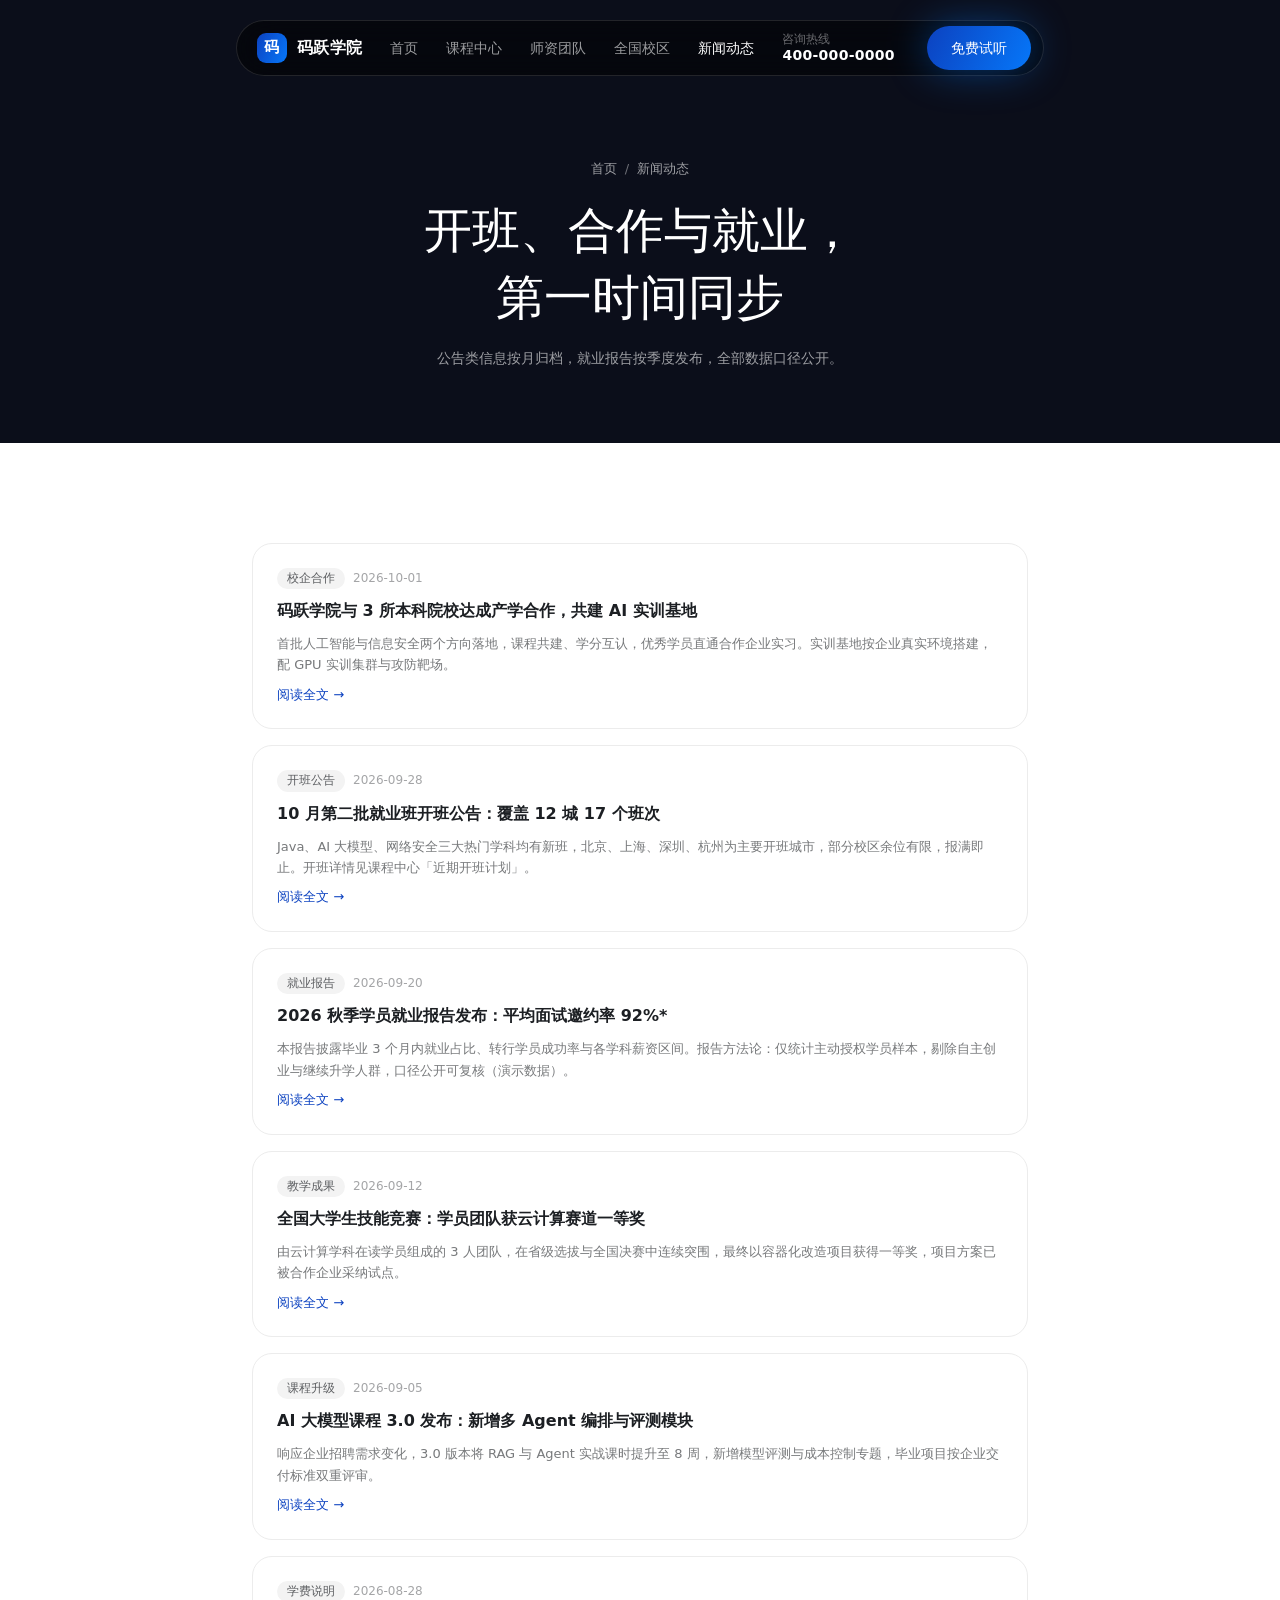
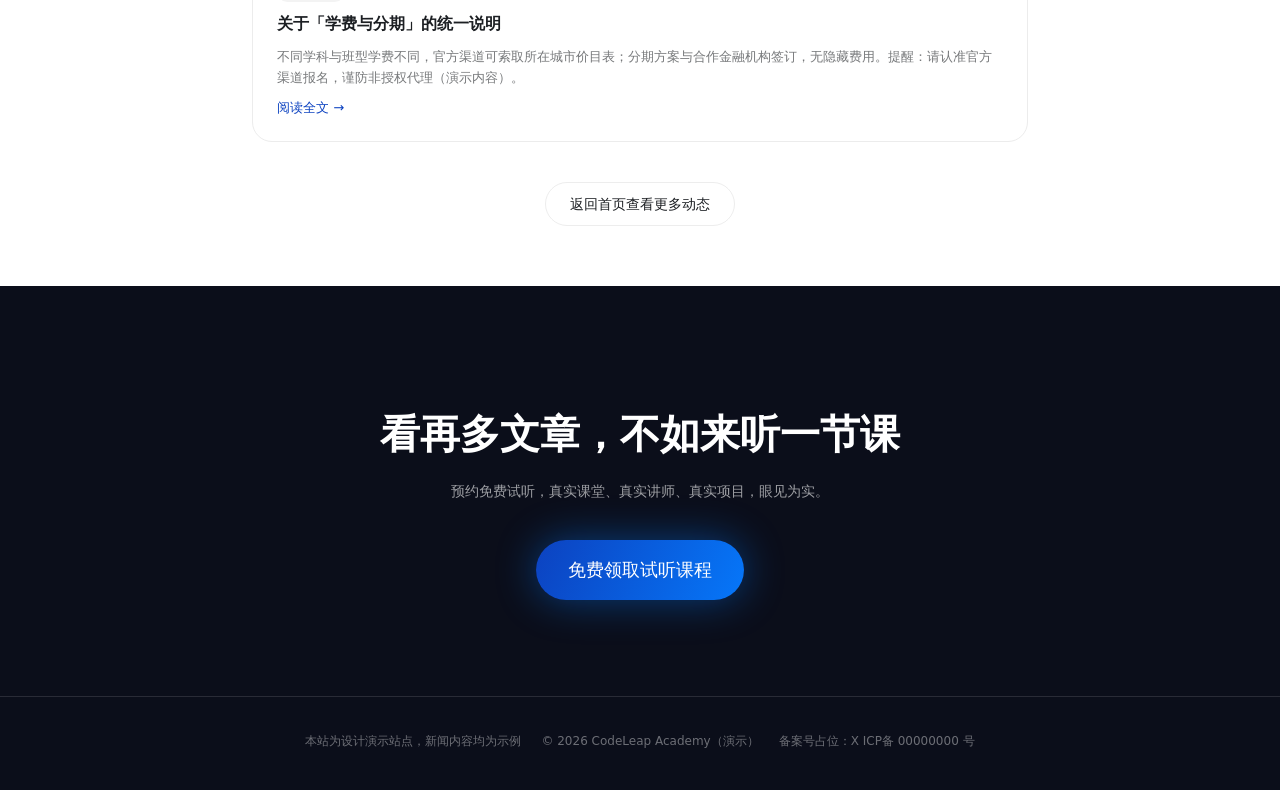
<file: news.html>
<!DOCTYPE html>
<html lang="zh-CN">
<head>
<meta charset="UTF-8">
<meta name="viewport" content="width=device-width, initial-scale=1.0">
<title>新闻动态 · 开班公告 / 校企合作 / 就业报告 | 码跃学院 CodeLeap</title>
<meta name="description" content="码跃学院新闻动态：开班公告、校企合作、就业报告与教学成果，第一时间同步。">
<link rel="stylesheet" href="assets/styles.css">
<link rel="icon" href="data:image/svg+xml,<svg xmlns='http://www.w3.org/2000/svg' viewBox='0 0 32 32'><rect width='32' height='32' rx='9' fill='%230677f9'/><text x='16' y='22' font-size='17' font-weight='bold' fill='white' text-anchor='middle' font-family='sans-serif'>码</text></svg>">
</head>
<body>

<div class="pillnav-wrap">
  <nav class="pillnav" aria-label="主导航">
    <a class="brand" href="index.html"><span class="brand-mark">码</span>码跃学院</a>
    <div class="nav-items">
      <a href="index.html">首页</a>
      <a href="courses.html">课程中心</a>
      <a href="teachers.html">师资团队</a>
      <a href="campuses.html">全国校区</a>
      <a href="news.html">新闻动态</a>
    </div>
    <span class="hotline">咨询热线<strong>400-000-0000</strong></span>
    <a class="btn-cta btn-sm nav-cta" href="consult.html">免费试听</a>
    <button class="nav-burger" aria-label="打开菜单"><span></span><span></span><span></span></button>
    <div class="nav-drawer">
      <a href="index.html">首页</a>
      <a href="courses.html">课程中心</a>
      <a href="teachers.html">师资团队</a>
      <a href="campuses.html">全国校区</a>
      <a href="news.html">新闻动态</a>
      <a href="consult.html">咨询报名</a>
    </div>
  </nav>
</div>

<header class="page-hero">
  <div class="container ph-inner">
    <div class="crumb"><a href="index.html">首页</a><span class="sep">/</span>新闻动态</div>
    <h1>开班、合作与就业，<br>第一时间同步</h1>
    <p>公告类信息按月归档，就业报告按季度发布，全部数据口径公开。</p>
  </div>
</header>

<main class="section">
  <div class="container" style="max-width:920px">
    <div style="display:grid;gap:16px">
      <a class="news-card" href="#"><div class="n-meta"><em>校企合作</em><span>2026-10-01</span></div><h4>码跃学院与 3 所本科院校达成产学合作，共建 AI 实训基地</h4><p>首批人工智能与信息安全两个方向落地，课程共建、学分互认，优秀学员直通合作企业实习。实训基地按企业真实环境搭建，配 GPU 实训集群与攻防靶场。</p><span class="n-more">阅读全文 →</span></a>
      <a class="news-card" href="#"><div class="n-meta"><em>开班公告</em><span>2026-09-28</span></div><h4>10 月第二批就业班开班公告：覆盖 12 城 17 个班次</h4><p>Java、AI 大模型、网络安全三大热门学科均有新班，北京、上海、深圳、杭州为主要开班城市，部分校区余位有限，报满即止。开班详情见课程中心「近期开班计划」。</p><span class="n-more">阅读全文 →</span></a>
      <a class="news-card" href="#"><div class="n-meta"><em>就业报告</em><span>2026-09-20</span></div><h4>2026 秋季学员就业报告发布：平均面试邀约率 92%*</h4><p>本报告披露毕业 3 个月内就业占比、转行学员成功率与各学科薪资区间。报告方法论：仅统计主动授权学员样本，剔除自主创业与继续升学人群，口径公开可复核（演示数据）。</p><span class="n-more">阅读全文 →</span></a>
      <a class="news-card" href="#"><div class="n-meta"><em>教学成果</em><span>2026-09-12</span></div><h4>全国大学生技能竞赛：学员团队获云计算赛道一等奖</h4><p>由云计算学科在读学员组成的 3 人团队，在省级选拔与全国决赛中连续突围，最终以容器化改造项目获得一等奖，项目方案已被合作企业采纳试点。</p><span class="n-more">阅读全文 →</span></a>
      <a class="news-card" href="#"><div class="n-meta"><em>课程升级</em><span>2026-09-05</span></div><h4>AI 大模型课程 3.0 发布：新增多 Agent 编排与评测模块</h4><p>响应企业招聘需求变化，3.0 版本将 RAG 与 Agent 实战课时提升至 8 周，新增模型评测与成本控制专题，毕业项目按企业交付标准双重评审。</p><span class="n-more">阅读全文 →</span></a>
      <a class="news-card" href="#"><div class="n-meta"><em>学费说明</em><span>2026-08-28</span></div><h4>关于「学费与分期」的统一说明</h4><p>不同学科与班型学费不同，官方渠道可索取所在城市价目表；分期方案与合作金融机构签订，无隐藏费用。提醒：请认准官方渠道报名，谨防非授权代理（演示内容）。</p><span class="n-more">阅读全文 →</span></a>
    </div>
    <div class="section-more"><a class="btn-line" href="index.html#news">返回首页查看更多动态</a></div>
  </div>
</main>

<section class="closing">
  <div class="closing-inner">
    <h2 class="h-section">看再多文章，不如来听一节课</h2>
    <p>预约免费试听，真实课堂、真实讲师、真实项目，眼见为实。</p>
    <a class="btn-cta" href="consult.html">免费领取试听课程</a>
  </div>
  <footer class="site-footer">
    <div class="footer-legal container">
      <span>本站为设计演示站点，新闻内容均为示例</span>
      <span>© 2026 CodeLeap Academy（演示）</span>
      <a href="#">备案号占位：X ICP备 00000000 号</a>
    </div>
  </footer>
</section>

<script src="assets/main.js"></script>
</body>
</html>
</file>
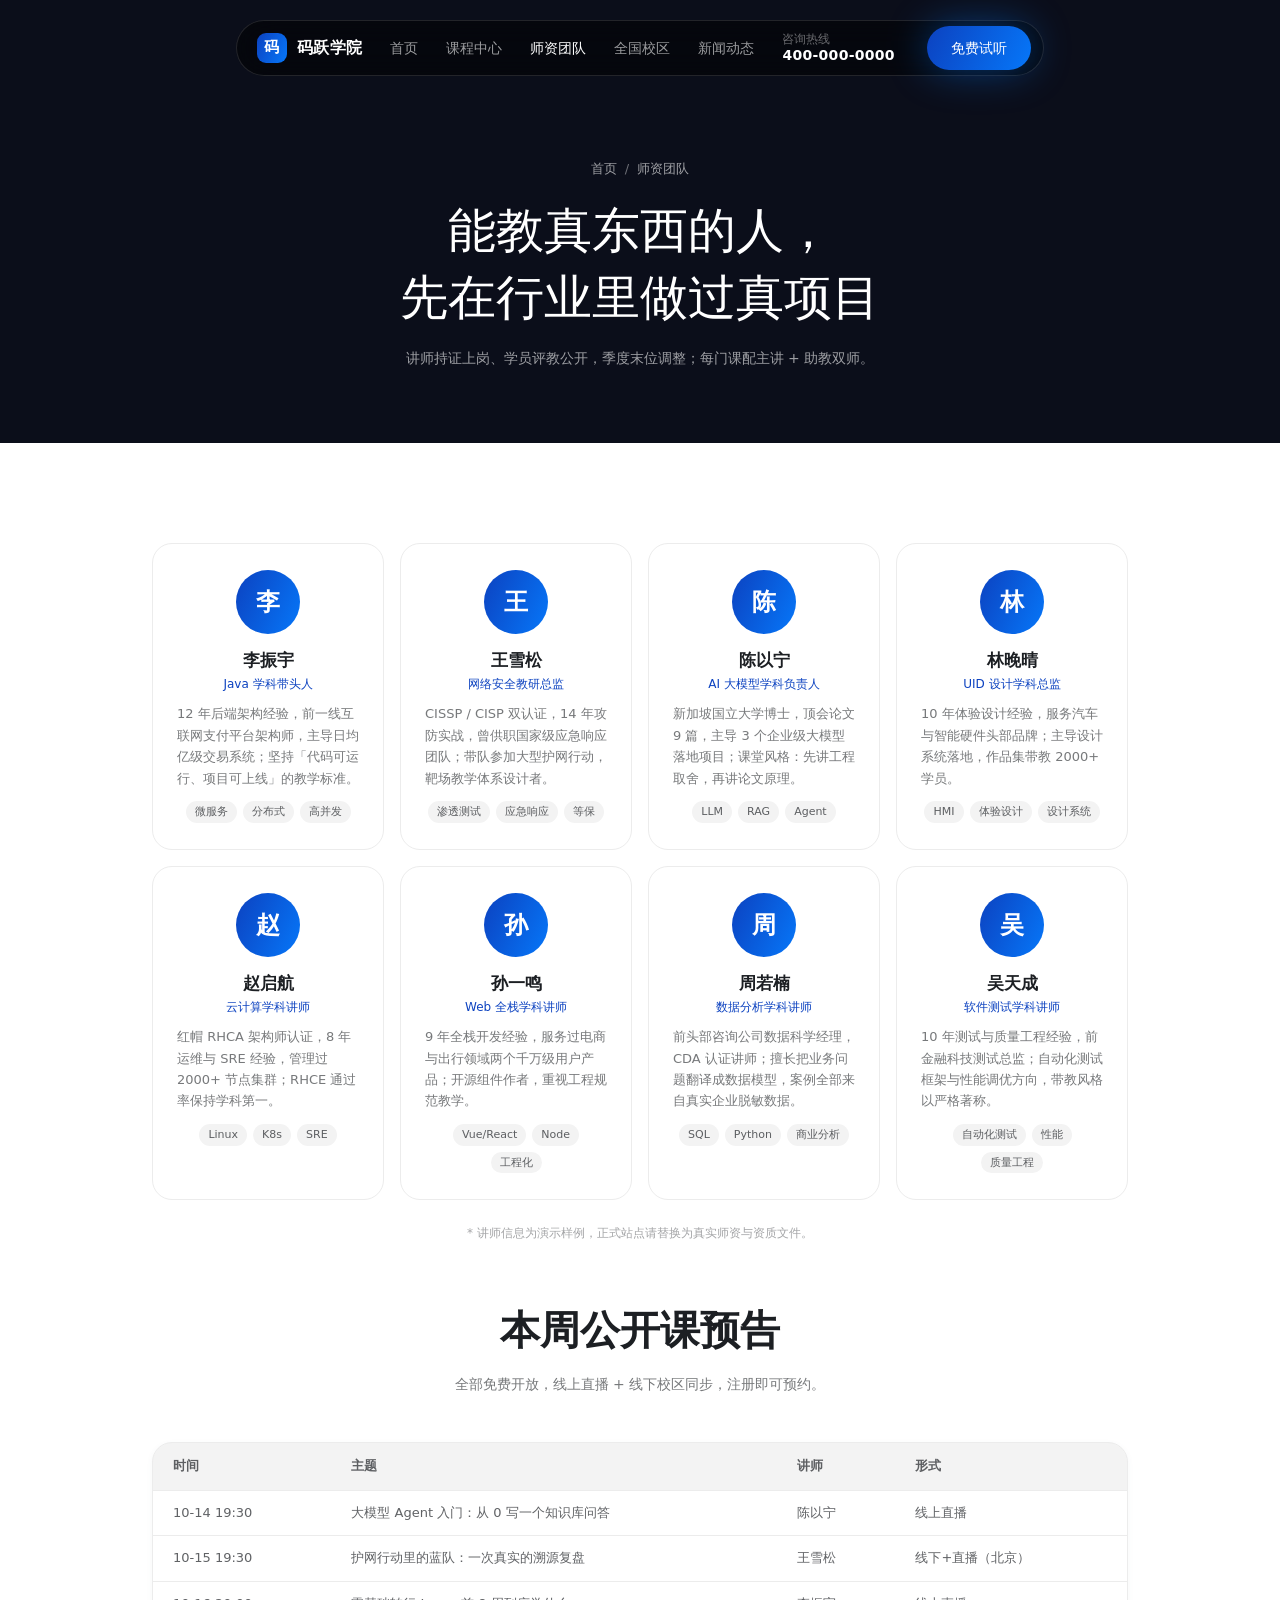
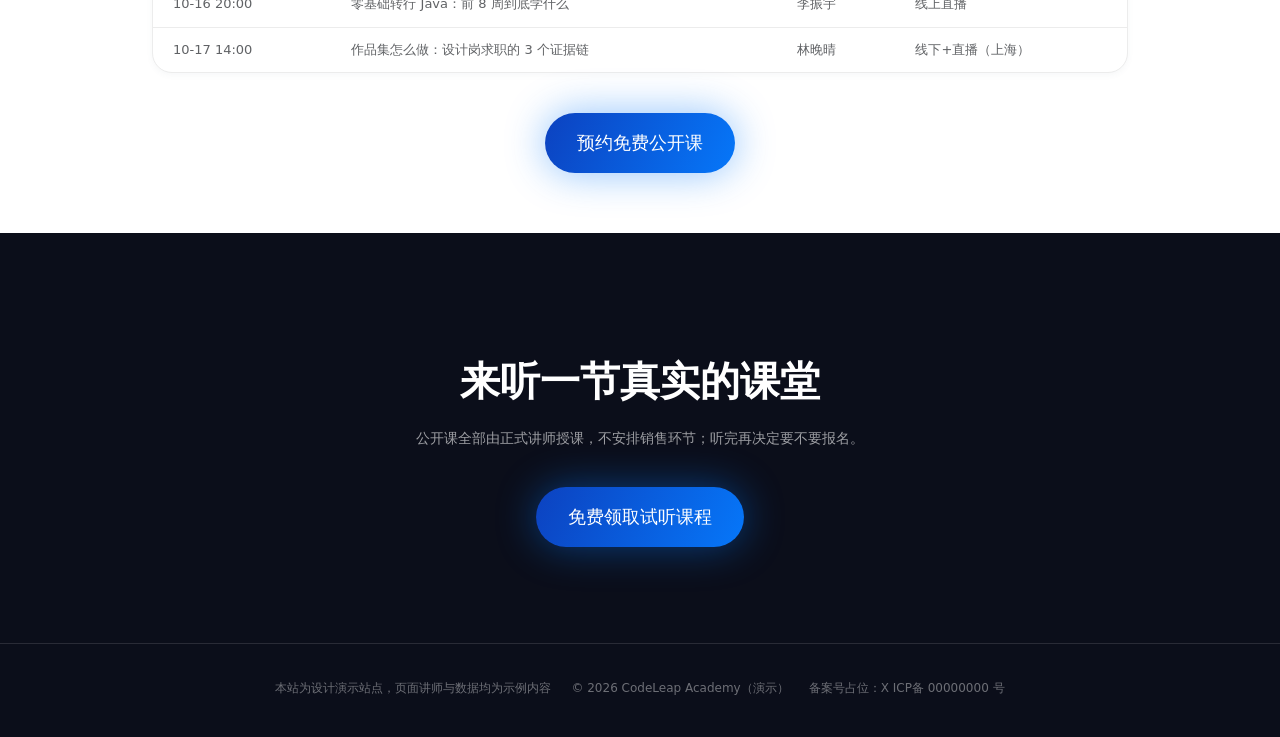
<file: teachers.html>
<!DOCTYPE html>
<html lang="zh-CN">
<head>
<meta charset="UTF-8">
<meta name="viewport" content="width=device-width, initial-scale=1.0">
<title>师资团队 · 大厂与科研背景双师团队 | 码跃学院 CodeLeap</title>
<meta name="description" content="码跃学院师资团队：一线大厂架构师、安全攻防专家、AI 博士与体验设计总监，平均 10 年+ 行业经验，学员评教公开可查。">
<link rel="stylesheet" href="assets/styles.css">
<link rel="icon" href="data:image/svg+xml,<svg xmlns='http://www.w3.org/2000/svg' viewBox='0 0 32 32'><rect width='32' height='32' rx='9' fill='%230677f9'/><text x='16' y='22' font-size='17' font-weight='bold' fill='white' text-anchor='middle' font-family='sans-serif'>码</text></svg>">
</head>
<body>

<div class="pillnav-wrap">
  <nav class="pillnav" aria-label="主导航">
    <a class="brand" href="index.html"><span class="brand-mark">码</span>码跃学院</a>
    <div class="nav-items">
      <a href="index.html">首页</a>
      <a href="courses.html">课程中心</a>
      <a href="teachers.html">师资团队</a>
      <a href="campuses.html">全国校区</a>
      <a href="news.html">新闻动态</a>
    </div>
    <span class="hotline">咨询热线<strong>400-000-0000</strong></span>
    <a class="btn-cta btn-sm nav-cta" href="consult.html">免费试听</a>
    <button class="nav-burger" aria-label="打开菜单"><span></span><span></span><span></span></button>
    <div class="nav-drawer">
      <a href="index.html">首页</a>
      <a href="courses.html">课程中心</a>
      <a href="teachers.html">师资团队</a>
      <a href="campuses.html">全国校区</a>
      <a href="news.html">新闻动态</a>
      <a href="consult.html">咨询报名</a>
    </div>
  </nav>
</div>

<header class="page-hero">
  <div class="container ph-inner">
    <div class="crumb"><a href="index.html">首页</a><span class="sep">/</span>师资团队</div>
    <h1>能教真东西的人，<br>先在行业里做过真项目</h1>
    <p>讲师持证上岗、学员评教公开，季度末位调整；每门课配主讲 + 助教双师。</p>
  </div>
</header>

<main class="section">
  <div class="container">
    <div class="teacher-grid">
      <div class="teacher-card"><div class="avatar">李</div><h4>李振宇</h4><div class="t-role">Java 学科带头人</div><p class="t-bio">12 年后端架构经验，前一线互联网支付平台架构师，主导日均亿级交易系统；坚持「代码可运行、项目可上线」的教学标准。</p><div class="t-tags"><em>微服务</em><em>分布式</em><em>高并发</em></div></div>
      <div class="teacher-card"><div class="avatar">王</div><h4>王雪松</h4><div class="t-role">网络安全教研总监</div><p class="t-bio">CISSP / CISP 双认证，14 年攻防实战，曾供职国家级应急响应团队；带队参加大型护网行动，靶场教学体系设计者。</p><div class="t-tags"><em>渗透测试</em><em>应急响应</em><em>等保</em></div></div>
      <div class="teacher-card"><div class="avatar">陈</div><h4>陈以宁</h4><div class="t-role">AI 大模型学科负责人</div><p class="t-bio">新加坡国立大学博士，顶会论文 9 篇，主导 3 个企业级大模型落地项目；课堂风格：先讲工程取舍，再讲论文原理。</p><div class="t-tags"><em>LLM</em><em>RAG</em><em>Agent</em></div></div>
      <div class="teacher-card"><div class="avatar">林</div><h4>林晚晴</h4><div class="t-role">UID 设计学科总监</div><p class="t-bio">10 年体验设计经验，服务汽车与智能硬件头部品牌；主导设计系统落地，作品集带教 2000+ 学员。</p><div class="t-tags"><em>HMI</em><em>体验设计</em><em>设计系统</em></div></div>
      <div class="teacher-card"><div class="avatar">赵</div><h4>赵启航</h4><div class="t-role">云计算学科讲师</div><p class="t-bio">红帽 RHCA 架构师认证，8 年运维与 SRE 经验，管理过 2000+ 节点集群；RHCE 通过率保持学科第一。</p><div class="t-tags"><em>Linux</em><em>K8s</em><em>SRE</em></div></div>
      <div class="teacher-card"><div class="avatar">孙</div><h4>孙一鸣</h4><div class="t-role">Web 全栈学科讲师</div><p class="t-bio">9 年全栈开发经验，服务过电商与出行领域两个千万级用户产品；开源组件作者，重视工程规范教学。</p><div class="t-tags"><em>Vue/React</em><em>Node</em><em>工程化</em></div></div>
      <div class="teacher-card"><div class="avatar">周</div><h4>周若楠</h4><div class="t-role">数据分析学科讲师</div><p class="t-bio">前头部咨询公司数据科学经理，CDA 认证讲师；擅长把业务问题翻译成数据模型，案例全部来自真实企业脱敏数据。</p><div class="t-tags"><em>SQL</em><em>Python</em><em>商业分析</em></div></div>
      <div class="teacher-card"><div class="avatar">吴</div><h4>吴天成</h4><div class="t-role">软件测试学科讲师</div><p class="t-bio">10 年测试与质量工程经验，前金融科技测试总监；自动化测试框架与性能调优方向，带教风格以严格著称。</p><div class="t-tags"><em>自动化测试</em><em>性能</em><em>质量工程</em></div></div>
    </div>
    <p class="caption tc mt-24" style="color:var(--ink-40)">* 讲师信息为演示样例，正式站点请替换为真实师资与资质文件。</p>
  </div>
</main>

<section class="section" style="padding-top:0">
  <div class="container">
    <div class="section-head">
      <h2 class="h-section">本周公开课预告</h2>
      <p class="section-intro">全部免费开放，线上直播 + 线下校区同步，注册即可预约。</p>
    </div>
    <div class="table-wrap" style="max-width:980px;margin:0 auto">
      <div class="table-scroll">
        <table>
          <thead><tr><th>时间</th><th>主题</th><th>讲师</th><th>形式</th></tr></thead>
          <tbody>
            <tr><td>10-14 19:30</td><td>大模型 Agent 入门：从 0 写一个知识库问答</td><td>陈以宁</td><td>线上直播</td></tr>
            <tr><td>10-15 19:30</td><td>护网行动里的蓝队：一次真实的溯源复盘</td><td>王雪松</td><td>线下+直播（北京）</td></tr>
            <tr><td>10-16 20:00</td><td>零基础转行 Java：前 8 周到底学什么</td><td>李振宇</td><td>线上直播</td></tr>
            <tr><td>10-17 14:00</td><td>作品集怎么做：设计岗求职的 3 个证据链</td><td>林晚晴</td><td>线下+直播（上海）</td></tr>
          </tbody>
        </table>
      </div>
    </div>
    <div class="section-more"><a class="btn-cta" href="consult.html">预约免费公开课</a></div>
  </div>
</section>

<section class="closing">
  <div class="closing-inner">
    <h2 class="h-section">来听一节真实的课堂</h2>
    <p>公开课全部由正式讲师授课，不安排销售环节；听完再决定要不要报名。</p>
    <a class="btn-cta" href="consult.html">免费领取试听课程</a>
  </div>
  <footer class="site-footer">
    <div class="footer-legal container">
      <span>本站为设计演示站点，页面讲师与数据均为示例内容</span>
      <span>© 2026 CodeLeap Academy（演示）</span>
      <a href="#">备案号占位：X ICP备 00000000 号</a>
    </div>
  </footer>
</section>

<script src="assets/main.js"></script>
</body>
</html>
</file>
<file: assets/styles.css>
/* ============================================================
   码跃学院 CodeLeap Academy · 设计系统
   底座：豆包 Doubao Web 设计语言逆向复刻
   来源：design-system-extraction-2026-10 / sites/01-doubao
   ------------------------------------------------------------
   DNA: 墨色 #1c1f23 · 品牌蓝只以渐变出现 115deg #0C42C0→#0677F9
        暗区 #0b0e1a + 径向蓝辉光 · 暖白→冷白渐变大卡
        胶囊导航/按钮 · 14/48px 圆角 · 64/40/22-26/14/12 字阶
        页边距 72(<800→24) · Section 100/60 · 断点 800/1120/1440
   ============================================================ */

:root {
  /* color */
  --ink: #1c1f23;
  --ink-70: rgba(28, 31, 35, .7);
  --ink-60: rgba(28, 31, 35, .6);
  --ink-40: rgba(28, 31, 35, .4);
  --ink-05: rgba(28, 31, 35, .05);
  --ink-08: rgba(28, 31, 35, .08);
  --bg-dark: #0b0e1a;
  --bg-light: #ffffff;
  --border: #ececec;
  --border-dark: rgba(255, 255, 255, .12);
  --text-inv: #ffffff;
  --text-inv-2: rgba(255, 255, 255, .6);
  --text-inv-4: rgba(255, 255, 255, .4);
  --cta: linear-gradient(115deg, #0c42c0, #0677f9);
  --glow: 0 0 40px rgba(6, 119, 249, .45);
  --hero-glow-a: rgba(50, 105, 196, .78);
  --hero-glow-b: rgba(11, 44, 108, .58);
  --card-grad: linear-gradient(285deg, #f8f3ee, #ffffff 50%, #ebf0f6);

  /* radius */
  --r-media: 14px;
  --r-card: 48px;
  --r-pill: 999px;

  /* shadow */
  --shadow-card: 0 20px 30px rgba(74, 90, 110, .12);
  --shadow-card-hover: 0 24px 40px rgba(74, 90, 110, .18);
  --shadow-dark-card: inset 0 0 3px rgba(255, 255, 255, .1), 0 24px 32px rgba(0, 0, 0, .35);

  /* spacing */
  --page-x: 72px;
  --section-t: 100px;
  --section-b: 60px;
  --gap: 16px;
  --gap-lg: 60px;

  /* layout */
  --max-w: 1120px;
}

@media (max-width: 799px) {
  :root {
    --page-x: 24px;
    --section-t: 64px;
    --section-b: 40px;
    --r-card: 28px;
    --gap-lg: 28px;
  }
}

* { margin: 0; padding: 0; box-sizing: border-box; }

html { scroll-behavior: smooth; }

body {
  font-family: ui-sans-serif, system-ui, -apple-system, "PingFang SC", "Hiragino Sans GB", "Microsoft YaHei", sans-serif;
  font-size: 14px;
  line-height: 1.43;
  color: var(--ink);
  background: var(--bg-light);
  -webkit-font-smoothing: antialiased;
}

a { color: inherit; text-decoration: none; }
img { max-width: 100%; display: block; }
ul, ol { list-style: none; }
button { font-family: inherit; cursor: pointer; border: 0; background: none; }

.container {
  max-width: var(--max-w);
  margin: 0 auto;
  padding-left: var(--page-x);
  padding-right: var(--page-x);
}

/* ---------- 字阶 ---------- */
.h-display {          /* hero 64/400/1.5 白 */
  font-size: 64px;
  font-weight: 400;
  line-height: 1.5;
  letter-spacing: .01em;
}
.h-section {          /* 区块 H2 40/700 居中 */
  font-size: 40px;
  font-weight: 700;
  line-height: 1.4;
  text-align: center;
}
.h-card {             /* 卡标题 22-26 / 600 */
  font-size: 24px;
  font-weight: 600;
  line-height: 1.4;
}
.body-text { font-size: 14px; line-height: 1.43; }
.caption { font-size: 12px; line-height: 1.5; }

@media (max-width: 799px) {
  .h-display { font-size: 38px; }
  .h-section { font-size: 28px; }
  .h-card { font-size: 20px; }
}

/* 区块开篇：Centered-Intro pattern */
.section-intro {
  max-width: 720px;
  margin: var(--gap) auto 0;
  text-align: center;
  color: var(--ink-60);
  font-size: 14px;
}
.section-head { margin-bottom: 48px; }

/* Section 纵向节奏：上 100 下 60 */
.section { padding: var(--section-t) 0 var(--section-b); }

/* ---------- 按钮：蓝渐变胶囊 BTN-001 ---------- */
.btn-cta {
  display: inline-flex;
  align-items: center;
  justify-content: center;
  gap: 10px;
  height: 60px;
  padding: 16px 32px;
  border-radius: var(--r-pill);
  background: var(--cta);
  color: var(--text-inv);
  font-size: 18px;
  font-weight: 500;
  box-shadow: var(--glow);
  transition: filter .2s ease, transform .12s ease;
}
.btn-cta:hover { filter: brightness(1.08); }
.btn-cta:active { transform: scale(.98); }
.btn-cta.btn-sm { height: 44px; padding: 10px 24px; font-size: 14px; }

/* 次级胶囊（描边） */
.btn-ghost {
  display: inline-flex;
  align-items: center;
  gap: 8px;
  height: 44px;
  padding: 10px 24px;
  border-radius: var(--r-pill);
  border: 1px solid var(--border-dark);
  color: var(--text-inv);
  font-size: 14px;
  transition: background .2s ease;
}
.btn-ghost:hover { background: rgba(255, 255, 255, .08); }

/* 亮区次级按钮 */
.btn-line {
  display: inline-flex;
  align-items: center;
  gap: 8px;
  height: 44px;
  padding: 10px 24px;
  border-radius: var(--r-pill);
  border: 1px solid var(--ink-08);
  color: var(--ink);
  font-size: 14px;
  font-weight: 500;
  transition: border-color .2s ease, box-shadow .2s ease;
}
.btn-line:hover { border-color: var(--ink-40); box-shadow: 0 8px 20px rgba(74, 90, 110, .10); }

/* 文字链 */
.link-arrow {
  display: inline-flex;
  align-items: center;
  gap: 6px;
  font-size: 14px;
  color: var(--text-inv-2);
  transition: color .2s ease;
}
.link-arrow:hover { color: var(--text-inv); }
.link-arrow.light { color: var(--ink-60); }
.link-arrow.light:hover { color: var(--ink); }

/* 渐变文字（品牌色只以渐变出现的引申用法） */
.grad-text {
  background: var(--cta);
  -webkit-background-clip: text;
  background-clip: text;
  -webkit-text-fill-color: transparent;
  color: transparent;
}

/* ============================================================
   胶囊悬浮导航 NAV-001：黑@.5 + blur(20px)，白字 14，胶囊
   ============================================================ */
.pillnav-wrap {
  position: fixed;
  top: 20px;
  left: 0;
  right: 0;
  z-index: 100;
  display: flex;
  justify-content: center;
  padding: 0 20px;
  pointer-events: none;
}
.pillnav {
  pointer-events: auto;
  display: flex;
  align-items: center;
  gap: 28px;
  height: 56px;
  padding: 0 12px 0 20px;
  border-radius: var(--r-pill);
  background: rgba(0, 0, 0, .5);
  -webkit-backdrop-filter: blur(20px);
  backdrop-filter: blur(20px);
  border: 1px solid var(--border-dark);
  color: var(--text-inv);
  max-width: calc(100vw - 40px);
}
.pillnav .brand {
  display: inline-flex;
  align-items: center;
  gap: 10px;
  font-size: 16px;
  font-weight: 600;
  letter-spacing: .02em;
  flex-shrink: 0;
}
.brand-mark {
  width: 30px;
  height: 30px;
  border-radius: 9px;
  background: var(--cta);
  display: inline-flex;
  align-items: center;
  justify-content: center;
  color: #fff;
  font-size: 15px;
  font-weight: 700;
}
.pillnav .nav-items {
  display: flex;
  align-items: center;
  gap: 28px;
}
.pillnav .nav-items a {
  font-size: 14px;
  color: var(--text-inv-2);
  transition: color .2s ease;
  white-space: nowrap;
}
.pillnav .nav-items a:hover,
.pillnav .nav-items a.active { color: var(--text-inv); }
.pillnav .nav-cta {
  margin-left: 4px;
  flex-shrink: 0;
}
.pillnav .hotline {
  display: inline-flex;
  flex-direction: column;
  line-height: 1.2;
  font-size: 12px;
  color: var(--text-inv-4);
  white-space: nowrap;
}
.pillnav .hotline strong { font-size: 14px; color: var(--text-inv); font-weight: 600; letter-spacing: .02em; }

/* 移动端导航 */
.nav-burger { display: none; }
@media (max-width: 960px) {
  .pillnav { gap: 12px; }
  .pillnav .nav-items, .pillnav .hotline { display: none; }
  .nav-burger {
    display: inline-flex;
    flex-direction: column;
    justify-content: center;
    gap: 4px;
    width: 40px;
    height: 40px;
    align-items: center;
  }
  .nav-burger span {
    display: block;
    width: 18px;
    height: 1.5px;
    background: var(--text-inv);
    border-radius: 2px;
    transition: transform .2s ease, opacity .2s ease;
  }
  .pillnav.open .nav-burger span:nth-child(1) { transform: translateY(5.5px) rotate(45deg); }
  .pillnav.open .nav-burger span:nth-child(2) { opacity: 0; }
  .pillnav.open .nav-burger span:nth-child(3) { transform: translateY(-5.5px) rotate(-45deg); }
  .pillnav .nav-drawer {
    display: none;
    position: absolute;
    top: 64px;
    left: 0;
    right: 0;
    border-radius: 20px;
    background: #0a0d16;  /* 全不透明：嵌套 backdrop-filter 在部分渲染器下会透底 */
    border: 1px solid var(--border-dark);
    padding: 12px;
    box-shadow: var(--shadow-dark-card);
  }
  .pillnav { position: relative; }
  .pillnav.open .nav-drawer { display: block; }
  .pillnav .nav-drawer a {
    display: block;
    padding: 13px 16px;
    border-radius: 12px;
    color: var(--text-inv);
    font-size: 15px;
  }
  .pillnav .nav-drawer a:hover { background: rgba(255, 255, 255, .08); }
}
@media (min-width: 961px) {
  .pillnav .nav-drawer { display: none !important; }
}

/* ============================================================
   HERO-001 暗色主视觉：底部径向蓝辉光 + 笔记本样机
   ============================================================ */
.hero {
  position: relative;
  background: var(--bg-dark);
  color: var(--text-inv);
  padding: 168px 0 0;
  overflow: hidden;
}
.hero::before {           /* 底部径向蓝辉光 */
  content: "";
  position: absolute;
  left: 50%;
  bottom: -32%;
  width: 140%;
  height: 90%;
  transform: translateX(-50%);
  background: radial-gradient(ellipse 50% 42% at 50% 100%, var(--hero-glow-a), var(--hero-glow-b) 55%, transparent 75%);
  pointer-events: none;
}
.hero-inner {
  position: relative;
  z-index: 1;
  text-align: center;
  max-width: 980px;
  margin: 0 auto;
  padding: 0 var(--page-x);
}
.hero h1 { text-wrap: balance; }
.hero .hero-sub {
  margin: 20px auto 0;
  max-width: 560px;
  color: var(--text-inv-2);
  font-size: 14px;
  line-height: 1.6;
}
.hero-actions {
  margin-top: 40px;
  display: flex;
  flex-direction: column;
  align-items: center;
  gap: 18px;
}
.hero-actions .link-arrow { font-size: 14px; }

/* hero 数据条 */
.hero-stats {
  position: relative;
  z-index: 1;
  margin: 72px auto 0;
  max-width: 1120px;
  padding: 0 var(--page-x);
}
.hero-stats .stats-card {
  display: grid;
  grid-template-columns: repeat(4, 1fr);
  gap: 16px;
  padding: 32px 40px;
  border-radius: 24px;
  background: rgba(255, 255, 255, .04);
  border: 1px solid var(--border-dark);
  box-shadow: var(--shadow-dark-card);
  -webkit-backdrop-filter: blur(12px);
  backdrop-filter: blur(12px);
}
.stat .stat-num {
  font-size: 34px;
  font-weight: 700;
  line-height: 1.2;
}
.stat .stat-label {
  margin-top: 6px;
  font-size: 12px;
  color: var(--text-inv-2);
}
@media (max-width: 799px) {
  .hero { padding-top: 128px; }
  .hero-stats .stats-card { grid-template-columns: repeat(2, 1fr); padding: 24px; }
  .stat .stat-num { font-size: 26px; }
}

/* 笔记本样机 LAPTOP-MOCKUP */
.laptop {
  position: relative;
  z-index: 1;
  margin: 64px auto 0;
  max-width: 880px;
  padding: 0 24px;
}
.laptop-screen {
  border-radius: 20px 20px 0 0;
  background: #05060c;
  padding: 14px 14px 0;
  border: 1px solid rgba(255, 255, 255, .14);
  border-bottom: 0;
}
.laptop-base {
  height: 18px;
  background: linear-gradient(180deg, #2a2f3a, #14171f);
  border-radius: 0 0 18px 18px;
  margin: 0 -34px;
}
.laptop-base::before {
  content: "";
  display: block;
  width: 120px;
  height: 7px;
  margin: 0 auto;
  border-radius: 0 0 8px 8px;
  background: rgba(0, 0, 0, .45);
}

/* 样机内：学习平台 UI（纯 CSS 绘制） */
.app-ui {
  display: grid;
  grid-template-columns: 200px 1fr;
  border-radius: 10px 10px 0 0;
  overflow: hidden;
  background: #f7f8fa;
  color: var(--ink);
  text-align: left;
  aspect-ratio: 16 / 9.4;
  min-height: 380px;
}
.app-side {
  background: #ffffff;
  border-right: 1px solid var(--border);
  padding: 16px 12px;
  font-size: 12px;
  color: var(--ink-70);
}
.app-side .app-logo {
  display: flex;
  align-items: center;
  gap: 8px;
  font-weight: 600;
  color: var(--ink);
  margin-bottom: 14px;
}
.app-side .app-logo i {
  width: 22px; height: 22px;
  border-radius: 7px;
  background: var(--cta);
}
.app-side .side-item {
  display: flex;
  align-items: center;
  gap: 8px;
  padding: 7px 10px;
  border-radius: 8px;
  margin-bottom: 2px;
}
.app-side .side-item.on { background: var(--ink-05); color: var(--ink); font-weight: 600; }
.app-side .side-title { margin: 12px 10px 6px; font-size: 11px; color: var(--ink-40); }
.app-main { padding: 18px 22px; }
.app-main .app-h { font-size: 16px; font-weight: 600; }
.app-main .app-tip { font-size: 12px; color: var(--ink-60); margin-top: 4px; }
.app-lesson { margin-top: 14px; display: grid; gap: 8px; }
.app-lesson .lesson-row {
  display: flex;
  align-items: center;
  gap: 10px;
  background: #fff;
  border: 1px solid var(--border);
  border-radius: 10px;
  padding: 10px 12px;
  font-size: 12px;
}
.app-lesson .lesson-row i {
  width: 24px; height: 24px;
  border-radius: 8px;
  background: var(--ink-05);
  flex-shrink: 0;
}
.app-lesson .lesson-row.hot i { background: var(--cta); opacity: .9; }
.app-lesson .lesson-row .lr-meta { margin-left: auto; color: var(--ink-40); font-size: 11px; white-space: nowrap; }
.app-progress {
  margin-top: 14px;
  background: #fff;
  border: 1px solid var(--border);
  border-radius: 10px;
  padding: 12px;
}
.app-progress .pg-title { font-size: 12px; font-weight: 600; display: flex; justify-content: space-between; }
.app-progress .pg-title span { color: var(--ink-40); font-weight: 400; }
.app-progress .pg-bar {
  margin-top: 8px;
  height: 8px;
  border-radius: 99px;
  background: var(--ink-05);
  overflow: hidden;
}
.app-progress .pg-bar i {
  display: block;
  height: 100%;
  width: 72%;
  border-radius: 99px;
  background: var(--cta);
}
@media (max-width: 799px) {
  .app-ui { grid-template-columns: 1fr; min-height: 300px; }
  .app-side { display: none; }
  .laptop { margin-top: 44px; }
}

/* hero 底部过渡到亮区：暗底收边 */
.hero-tail { position: relative; z-index: 1; height: 72px; }

/* ============================================================
   FeatureCard SECTION-001：48px 大卡 + 暖白→冷白渐变 + 左文右媒体
   ============================================================ */
.feature-card {
  display: grid;
  grid-template-columns: 1fr 1fr;
  align-items: center;
  gap: var(--gap-lg);
  padding: var(--gap-lg);
  border-radius: var(--r-card);
  background: var(--card-grad);
  border: 1px solid var(--border);
  box-shadow: var(--shadow-card);
}
.feature-card + .feature-card { margin-top: 20px; }
.feature-card.rev .fc-media { order: -1; }
.fc-copy .fc-tags { display: flex; flex-wrap: wrap; gap: 8px; margin-bottom: 14px; }
.fc-copy h3 { font-size: 26px; font-weight: 600; line-height: 1.4; }
.fc-copy .fc-desc {
  margin-top: 12px;
  color: var(--ink-60);
  font-size: 14px;
  line-height: 1.7;
}
.fc-copy .fc-metrics {
  display: flex;
  flex-wrap: wrap;
  gap: 24px;
  margin-top: 20px;
}
.fc-copy .fc-metrics .fm b { font-size: 22px; font-weight: 700; }
.fc-copy .fc-metrics .fm span { display: block; margin-top: 2px; font-size: 12px; color: var(--ink-60); }
.fc-links {
  display: flex;
  flex-wrap: wrap;
  gap: 8px;
  margin-top: 22px;
}
.fc-links a {
  display: inline-flex;
  align-items: center;
  gap: 6px;
  height: 36px;
  padding: 8px 16px;
  border-radius: var(--r-pill);
  border: 1px solid var(--ink-08);
  background: rgba(255, 255, 255, .7);
  font-size: 13px;
  color: var(--ink-70);
  transition: all .2s ease;
}
.fc-links a:hover { color: var(--ink); border-color: var(--ink-40); }
.fc-batch {
  margin-top: 22px;
  padding-top: 16px;
  border-top: 1px solid var(--ink-08);
  font-size: 12px;
  color: var(--ink-60);
}
.fc-batch b { color: var(--ink); font-weight: 600; }
.fc-batch .open-soon {
  display: inline-block;
  margin-left: 6px;
  padding: 2px 10px;
  border-radius: var(--r-pill);
  background: var(--ink-05);
  font-size: 12px;
  color: var(--ink-70);
}

/* 卡内媒体 mockup（纯 CSS 界面） */
.fc-media { min-width: 0; }
.shot {
  border-radius: var(--r-media);
  border: 1px solid rgba(255, 255, 255, .6);
  background: #fff;
  box-shadow: 0 16px 28px rgba(37, 50, 59, .12);
  padding: 18px;
  font-size: 12px;
}
.shot .shot-bar { display: flex; gap: 6px; margin-bottom: 14px; }
.shot .shot-bar i { width: 9px; height: 9px; border-radius: 50%; background: var(--ink-08); }
.shot .code {
  background: #f7f8fa;
  border: 1px solid var(--border);
  border-radius: 10px;
  padding: 14px;
  font-family: ui-monospace, "SF Mono", Menlo, monospace;
  font-size: 12px;
  line-height: 1.9;
  color: var(--ink-70);
  overflow: hidden;
}
.shot .code .c-k { color: #7c3aed; }
.shot .code .c-s { color: #0a7d33; }
.shot .code .c-f { color: #0c42c0; }
.shot .code .c-c { color: var(--ink-40); }

@media (max-width: 799px) {
  .feature-card { grid-template-columns: 1fr; }
  .feature-card.rev .fc-media { order: 0; }
}

/* ============================================================
   课程网格（小卡：14px 圆角 + #ececec 描边 + 浅阴影）
   ============================================================ */
.course-grid {
  display: grid;
  grid-template-columns: repeat(auto-fill, minmax(248px, 1fr));
  gap: 16px;
}
.course-card {
  display: flex;
  flex-direction: column;
  gap: 12px;
  padding: 22px;
  border-radius: 20px;
  background: #fff;
  border: 1px solid var(--border);
  box-shadow: 0 2px 6px rgba(74, 90, 110, .05);
  transition: box-shadow .25s ease, transform .25s ease;
}
.course-card:hover { box-shadow: var(--shadow-card); transform: translateY(-3px); }
.course-card .cc-top { display: flex; align-items: center; gap: 12px; }
.course-card .cc-ico {
  width: 42px;
  height: 42px;
  border-radius: 13px;
  background: var(--cta);
  color: #fff;
  font-weight: 700;
  font-size: 17px;
  display: inline-flex;
  align-items: center;
  justify-content: center;
  flex-shrink: 0;
}
.course-card .cc-name { font-size: 16px; font-weight: 600; line-height: 1.35; }
.course-card .cc-desc { color: var(--ink-60); font-size: 13px; line-height: 1.6; min-height: 42px; }
.course-card .cc-meta {
  display: flex;
  align-items: center;
  gap: 8px;
  font-size: 12px;
  color: var(--ink-40);
}
.course-card .cc-meta .dot { width: 3px; height: 3px; border-radius: 50%; background: var(--ink-40); }
.cc-tags { display: flex; flex-wrap: wrap; gap: 6px; }
.cc-tags em {
  font-style: normal;
  font-size: 12px;
  padding: 3px 10px;
  border-radius: var(--r-pill);
  background: var(--ink-05);
  color: var(--ink-70);
}
.cc-tags em.hot { background: rgba(6, 119, 249, .1); color: #0c42c0; }

/* ---------- 认证课程 CERTS ---------- */
.cert-grid {
  display: grid;
  grid-template-columns: repeat(3, 1fr);
  gap: 16px;
}
@media (max-width: 799px) { .cert-grid { grid-template-columns: 1fr; } }
.cert-card {
  padding: 26px;
  border-radius: 20px;
  border: 1px solid var(--border);
  background: #fff;
  transition: box-shadow .25s ease, transform .25s ease;
}
.cert-card:hover { box-shadow: var(--shadow-card); transform: translateY(-3px); }
.cert-card .cert-org {
  font-size: 12px;
  color: var(--ink-60);
  display: flex;
  align-items: center;
  gap: 8px;
}
.cert-card .cert-org i {
  width: 8px; height: 8px;
  border-radius: 50%;
  background: var(--cta);
}
.cert-card h4 { margin-top: 10px; font-size: 18px; font-weight: 600; }
.cert-card p { margin-top: 8px; color: var(--ink-60); font-size: 13px; line-height: 1.6; }
.cert-card .cert-link {
  margin-top: 14px;
  display: inline-flex;
  align-items: center;
  gap: 6px;
  font-size: 13px;
  font-weight: 500;
  color: #0c42c0;
}
.cert-card .cert-link:hover { text-decoration: underline; }

/* ---------- 免费视频 VIDEOS ---------- */
.video-list { display: grid; grid-template-columns: repeat(2, 1fr); gap: 12px; }
@media (max-width: 799px) { .video-list { grid-template-columns: 1fr; } }
.video-item {
  display: flex;
  align-items: center;
  gap: 14px;
  padding: 16px 18px;
  border-radius: 16px;
  border: 1px solid var(--border);
  background: #fff;
  transition: box-shadow .2s ease;
}
.video-item:hover { box-shadow: var(--shadow-card); }
.video-item .v-thumb {
  width: 52px;
  height: 52px;
  border-radius: 14px;
  background: var(--ink-05);
  display: inline-flex;
  align-items: center;
  justify-content: center;
  flex-shrink: 0;
}
.video-item .v-thumb::before {
  content: "";
  width: 0; height: 0;
  border-left: 12px solid var(--ink-70);
  border-top: 7px solid transparent;
  border-bottom: 7px solid transparent;
  margin-left: 3px;
}
.video-item .v-name { font-size: 14px; font-weight: 600; }
.video-item .v-meta { margin-top: 4px; font-size: 12px; color: var(--ink-40); }
.video-item .v-meta b { color: var(--ink-70); font-weight: 600; }

/* ---------- 讲师 TEACHERS ---------- */
.teacher-grid {
  display: grid;
  grid-template-columns: repeat(4, 1fr);
  gap: 16px;
}
@media (max-width: 1119px) { .teacher-grid { grid-template-columns: repeat(2, 1fr); } }
@media (max-width: 559px) { .teacher-grid { grid-template-columns: 1fr; } }
.teacher-card {
  padding: 26px 24px;
  border-radius: 20px;
  border: 1px solid var(--border);
  background: #fff;
  text-align: center;
  transition: box-shadow .25s ease, transform .25s ease;
}
.teacher-card:hover { box-shadow: var(--shadow-card); transform: translateY(-3px); }
.teacher-card .avatar {
  width: 64px;
  height: 64px;
  margin: 0 auto;
  border-radius: 50%;
  background: var(--cta);
  color: #fff;
  font-size: 24px;
  font-weight: 600;
  display: flex;
  align-items: center;
  justify-content: center;
}
.teacher-card h4 { margin-top: 14px; font-size: 17px; font-weight: 600; }
.teacher-card .t-role { margin-top: 4px; font-size: 12px; color: #0c42c0; }
.teacher-card .t-bio { margin-top: 10px; font-size: 13px; color: var(--ink-60); line-height: 1.65; text-align: left; }
.teacher-card .t-tags { margin-top: 12px; display: flex; flex-wrap: wrap; gap: 6px; justify-content: center; }
.teacher-card .t-tags em {
  font-style: normal;
  font-size: 11px;
  padding: 3px 9px;
  border-radius: var(--r-pill);
  background: var(--ink-05);
  color: var(--ink-70);
}

/* ---------- 大厂合作 LOGOS ---------- */
.logo-wall {
  display: grid;
  grid-template-columns: repeat(6, 1fr);
  gap: 12px;
}
@media (max-width: 1119px) { .logo-wall { grid-template-columns: repeat(3, 1fr); } }
@media (max-width: 559px) { .logo-wall { grid-template-columns: repeat(2, 1fr); } }
.logo-cell {
  height: 64px;
  display: flex;
  align-items: center;
  justify-content: center;
  border-radius: 16px;
  border: 1px solid var(--border);
  background: #fff;
  font-size: 15px;
  font-weight: 600;
  color: var(--ink-40);
  letter-spacing: .06em;
  transition: color .2s ease, box-shadow .2s ease;
}
.logo-cell:hover { color: var(--ink-70); box-shadow: var(--shadow-card); }

/* ---------- 校区 CAMPUSES ---------- */
.city-cloud { display: flex; flex-wrap: wrap; gap: 10px; justify-content: center; }
.city-chip {
  padding: 9px 18px;
  border-radius: var(--r-pill);
  border: 1px solid var(--border);
  background: #fff;
  font-size: 13px;
  color: var(--ink-70);
  transition: all .2s ease;
}
.city-chip:hover, .city-chip.on {
  color: var(--ink);
  border-color: var(--ink-40);
  box-shadow: 0 8px 20px rgba(74, 90, 110, .10);
}

/* 校区详情卡 */
.campus-grid {
  margin-top: 40px;
  display: grid;
  grid-template-columns: repeat(3, 1fr);
  gap: 16px;
}
@media (max-width: 1119px) { .campus-grid { grid-template-columns: repeat(2, 1fr); } }
@media (max-width: 559px) { .campus-grid { grid-template-columns: 1fr; } }
.campus-card {
  padding: 22px;
  border-radius: 20px;
  border: 1px solid var(--border);
  background: #fff;
}
.campus-card .cp-city { font-size: 16px; font-weight: 600; display: flex; align-items: center; gap: 8px; }
.campus-card .cp-city i {
  width: 7px; height: 7px;
  border-radius: 50%;
  background: var(--cta);
  flex-shrink: 0;
}
.campus-card .cp-addr { margin-top: 8px; font-size: 13px; color: var(--ink-60); line-height: 1.6; }
.campus-card .cp-tel { margin-top: 8px; font-size: 12px; color: var(--ink-40); }

/* ---------- 新闻 NEWS ---------- */
.news-grid { display: grid; grid-template-columns: repeat(3, 1fr); gap: 16px; }
@media (max-width: 1119px) { .news-grid { grid-template-columns: 1fr; } }
.news-card {
  padding: 24px;
  border-radius: 20px;
  border: 1px solid var(--border);
  background: #fff;
  display: flex;
  flex-direction: column;
  gap: 10px;
  transition: box-shadow .25s ease, transform .25s ease;
}
.news-card:hover { box-shadow: var(--shadow-card); transform: translateY(-3px); }
.news-card .n-meta { display: flex; gap: 8px; align-items: center; font-size: 12px; color: var(--ink-40); }
.news-card .n-meta em {
  font-style: normal;
  padding: 2px 10px;
  border-radius: var(--r-pill);
  background: var(--ink-05);
  color: var(--ink-70);
}
.news-card h4 { font-size: 16px; font-weight: 600; line-height: 1.5; }
.news-card p { font-size: 13px; color: var(--ink-60); line-height: 1.65; }
.news-card .n-more { margin-top: auto; font-size: 13px; color: #0c42c0; font-weight: 500; }

/* ---------- 开班表格（courses） ---------- */
.table-wrap {
  border: 1px solid var(--border);
  border-radius: 20px;
  overflow: hidden;
  background: #fff;
  box-shadow: 0 2px 6px rgba(74, 90, 110, .05);
  max-width: 100%;
}
.table-scroll { overflow-x: auto; }
.table-wrap table { width: 100%; border-collapse: collapse; font-size: 13px; }
.table-wrap thead th {
  text-align: left;
  padding: 14px 20px;
  background: var(--ink-05);
  font-weight: 600;
  color: var(--ink-70);
  white-space: nowrap;
}
.table-wrap tbody td {
  padding: 13px 20px;
  border-top: 1px solid var(--border);
  color: var(--ink-70);
  white-space: normal;
  vertical-align: top;
}
.table-wrap tbody tr:hover td { background: rgba(248, 243, 238, .4); }
.pill-soon, .pill-open {
  display: inline-block;
  padding: 3px 12px;
  border-radius: var(--r-pill);
  font-size: 12px;
}
.pill-soon { background: rgba(6, 119, 249, .1); color: #0c42c0; }
.pill-open { background: rgba(10, 125, 51, .1); color: #0a7d33; }
@media (max-width: 799px) {
  .table-wrap table { min-width: 640px; }   /* 移动端保持横向滚动，避免 5 列挤压 */
}

/* ---------- 咨询表单（consult） ---------- */
.consult-layout {
  display: grid;
  grid-template-columns: 1fr 1.2fr;
  gap: var(--gap-lg);
  align-items: start;
}
@media (max-width: 799px) { .consult-layout { grid-template-columns: 1fr; } }
.consult-side h2 { font-size: 32px; font-weight: 700; line-height: 1.4; }
.consult-side p { margin-top: 14px; color: var(--ink-60); font-size: 14px; line-height: 1.7; }
.consult-side .c-points { margin-top: 24px; display: grid; gap: 14px; }
.consult-side .c-points li { display: flex; gap: 10px; font-size: 14px; color: var(--ink-70); }
.consult-side .c-points li i {
  font-style: normal;
  width: 20px; height: 20px;
  border-radius: 50%;
  background: var(--cta);
  color: #fff;
  font-size: 12px;
  display: inline-flex;
  align-items: center;
  justify-content: center;
  flex-shrink: 0;
}
.consult-card {
  padding: 32px;
  border-radius: 28px;
  background: var(--card-grad);
  border: 1px solid var(--border);
  box-shadow: var(--shadow-card);
}
.form-row { display: grid; grid-template-columns: 1fr 1fr; gap: 12px; }
@media (max-width: 559px) { .form-row { grid-template-columns: 1fr; } }
.form-field { margin-bottom: 14px; }
.form-field label {
  display: block;
  margin-bottom: 7px;
  font-size: 13px;
  font-weight: 600;
  color: var(--ink);
}
.form-field label span { color: #0c42c0; }
.form-field input,
.form-field select {
  width: 100%;
  height: 48px;
  padding: 0 16px;
  border-radius: 14px;
  border: 1px solid var(--border);
  background: #fff;
  font-size: 14px;
  font-family: inherit;
  color: var(--ink);
  outline: none;
  transition: border-color .2s ease, box-shadow .2s ease;
}
.form-field input:focus,
.form-field select:focus {
  border-color: #0677f9;
  box-shadow: 0 0 0 3px rgba(6, 119, 249, .15);
}
.form-field input::placeholder { color: var(--ink-40); }
.form-submit { width: 100%; margin-top: 6px; }
.form-privacy { margin-top: 12px; text-align: center; font-size: 12px; color: var(--ink-40); }
.form-result {
  display: none;
  margin-top: 14px;
  padding: 14px 16px;
  border-radius: 14px;
  background: rgba(6, 119, 249, .08);
  border: 1px solid rgba(6, 119, 249, .2);
  font-size: 13px;
  color: var(--ink);
  line-height: 1.6;
}
.form-result.show { display: block; }
.form-result b { color: #0c42c0; }

/* ---------- FAQ ---------- */
.faq-list { max-width: 800px; margin: 0 auto; display: grid; gap: 12px; }
.faq-item {
  border: 1px solid var(--border);
  border-radius: 18px;
  background: #fff;
  overflow: hidden;
}
.faq-item summary {
  list-style: none;
  cursor: pointer;
  display: flex;
  justify-content: space-between;
  align-items: center;
  gap: 16px;
  padding: 18px 22px;
  font-size: 15px;
  font-weight: 600;
}
.faq-item summary::-webkit-details-marker { display: none; }
.faq-item summary::after {
  content: "+";
  font-size: 20px;
  font-weight: 400;
  color: var(--ink-40);
  transition: transform .2s ease;
}
.faq-item[open] summary::after { transform: rotate(45deg); }
.faq-item .faq-body { padding: 0 22px 18px; font-size: 14px; color: var(--ink-60); line-height: 1.7; }

/* ============================================================
   暗色收尾 FOOT-001：H2 + CTA + 法务行
   ============================================================ */
.closing {
  position: relative;
  background: var(--bg-dark);
  color: var(--text-inv);
  padding: 120px 0 0;
  overflow: hidden;
}
.closing::before {
  content: "";
  position: absolute;
  left: 50%;
  top: -30%;
  width: 120%;
  height: 80%;
  transform: translateX(-50%);
  background: radial-gradient(ellipse 46% 40% at 50% 0%, rgba(50, 105, 196, .5), rgba(11, 44, 108, .38) 55%, transparent 75%);
  pointer-events: none;
}
.closing-inner {
  position: relative;
  z-index: 1;
  text-align: center;
  max-width: 760px;
  margin: 0 auto;
  padding: 0 var(--page-x);
}
.closing-inner .h-section { text-wrap: balance; }
.closing-inner p {
  margin: 18px auto 0;
  max-width: 520px;
  color: var(--text-inv-2);
  font-size: 14px;
  line-height: 1.7;
}
.closing-inner .btn-cta { margin-top: 36px; }
.closing-links {
  margin-top: 28px;
  display: flex;
  flex-wrap: wrap;
  gap: 8px 24px;
  justify-content: center;
}
.closing-links a { font-size: 14px; color: var(--text-inv-2); }
.closing-links a:hover { color: var(--text-inv); }

/* Footer 法务区 */
.site-footer {
  position: relative;
  z-index: 1;
  margin-top: 96px;
  border-top: 1px solid var(--border-dark);
  padding: 36px 0 40px;
}
.footer-legal {
  display: flex;
  flex-wrap: wrap;
  gap: 8px 20px;
  align-items: center;
  justify-content: center;
  font-size: 12px;
  color: var(--text-inv-4);
}
.footer-legal a { color: var(--text-inv-4); }
.footer-legal a:hover { color: var(--text-inv-2); }
.footer-cols {
  max-width: var(--max-w);
  margin: 0 auto;
  padding: 0 var(--page-x) 44px;
  display: grid;
  grid-template-columns: 2fr 1fr 1fr 1fr;
  gap: 32px;
}
@media (max-width: 799px) { .footer-cols { grid-template-columns: 1fr 1fr; } }
.footer-cols .f-brand { display: flex; align-items: center; gap: 10px; color: var(--text-inv); font-size: 16px; font-weight: 600; }
.footer-cols .f-about { margin-top: 14px; font-size: 13px; color: var(--text-inv-2); line-height: 1.7; max-width: 320px; }
.footer-cols h5 { font-size: 13px; font-weight: 600; color: var(--text-inv); margin-bottom: 14px; }
.footer-cols ul li { margin-bottom: 10px; }
.footer-cols ul a { font-size: 13px; color: var(--text-inv-2); }
.footer-cols ul a:hover { color: var(--text-inv); }

/* ---------- 通用亮区页头（子页面用） ---------- */
.page-hero {
  background: var(--bg-dark);
  color: var(--text-inv);
  padding: 160px 0 72px;
  position: relative;
  overflow: hidden;
}
.page-hero::before {
  content: "";
  position: absolute;
  left: 50%;
  bottom: -60%;
  width: 120%;
  height: 100%;
  transform: translateX(-50%);
  background: radial-gradient(ellipse 46% 42% at 50% 100%, rgba(50, 105, 196, .55), rgba(11, 44, 108, .4) 55%, transparent 75%);
  pointer-events: none;
}
.page-hero .ph-inner { position: relative; z-index: 1; text-align: center; }
.page-hero h1 { font-size: 48px; font-weight: 400; line-height: 1.4; text-wrap: balance; }
.page-hero p { margin: 16px auto 0; max-width: 560px; color: var(--text-inv-2); font-size: 14px; line-height: 1.7; }
@media (max-width: 799px) {
  .page-hero { padding: 132px 0 48px; }
  .page-hero h1 { font-size: 30px; }
}

/* 面包屑 */
.crumb {
  font-size: 13px;
  color: var(--text-inv-2);
  margin-bottom: 18px;
}
.crumb a:hover { color: var(--text-inv); }
.crumb .sep { margin: 0 8px; color: var(--text-inv-4); }

/* 两列内容页布局（minmax(0,·) 防内容 min-width 撑爆列） */
.split-2 { display: grid; grid-template-columns: minmax(0, 280px) minmax(0, 1fr); gap: 24px; align-items: start; }
@media (max-width: 799px) { .split-2 { grid-template-columns: minmax(0, 1fr); } }

/* 侧栏导航卡 */
.side-nav {
  border: 1px solid var(--border);
  border-radius: 20px;
  background: #fff;
  padding: 14px;
  position: sticky;
  top: 96px;
}
@media (max-width: 799px) {
  .side-nav {
    position: static;
    display: flex;
    gap: 8px;
    overflow-x: auto;
    -webkit-overflow-scrolling: touch;
  }
  .side-nav a { white-space: nowrap; flex-shrink: 0; }
}
.side-nav a {
  display: block;
  padding: 11px 14px;
  border-radius: 12px;
  font-size: 14px;
  color: var(--ink-70);
}
.side-nav a:hover { background: var(--ink-05); color: var(--ink); }
.side-nav a.on { background: var(--ink-05); color: var(--ink); font-weight: 600; }

/* 说明横幅（演示声明） */
.demo-banner {
  background: var(--ink-05);
  border: 1px solid var(--border);
  border-radius: 14px;
  padding: 12px 18px;
  font-size: 13px;
  color: var(--ink-60);
  text-align: center;
}

/* 区块底部的“查看全部”行 */
.section-more { margin-top: 40px; text-align: center; }

/* 辅助 */
.tc { text-align: center; }
.mt-8 { margin-top: 8px; } .mt-16 { margin-top: 16px; } .mt-24 { margin-top: 24px; } .mt-40 { margin-top: 40px; }
</file>
